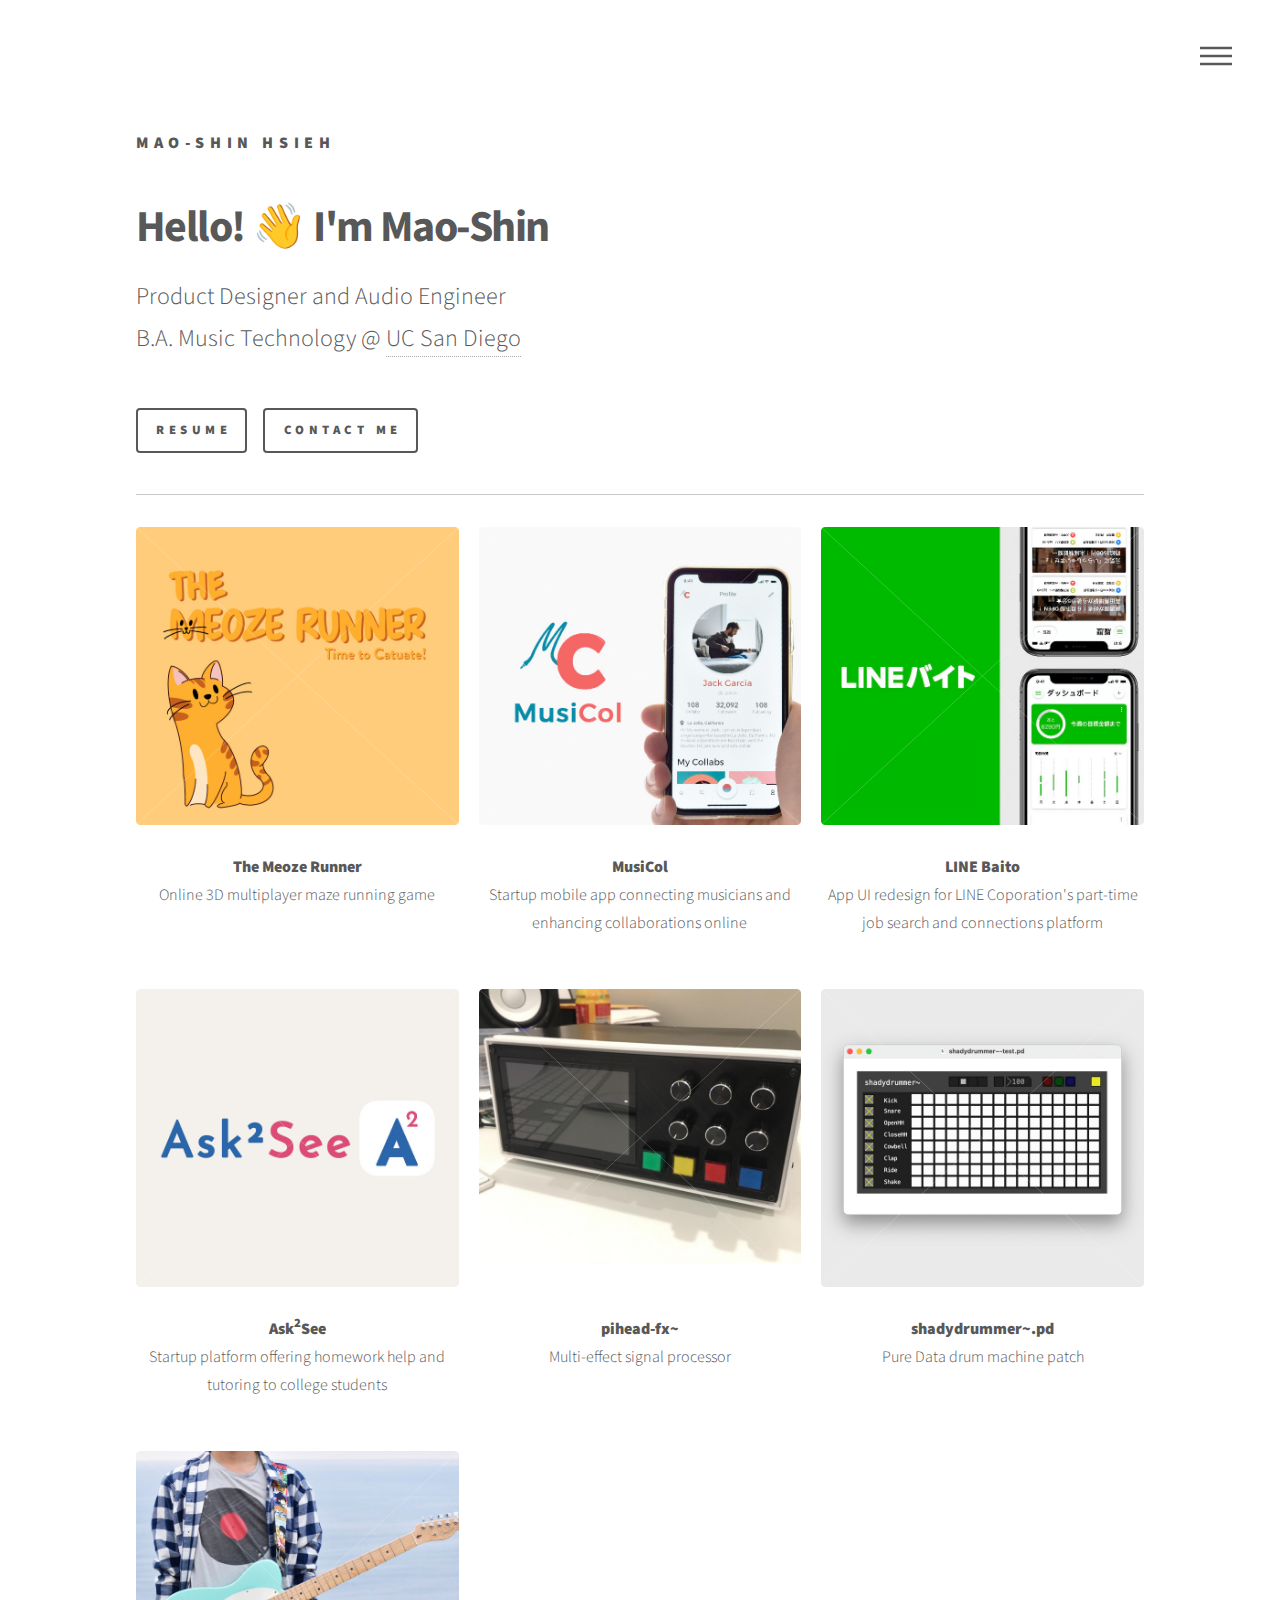
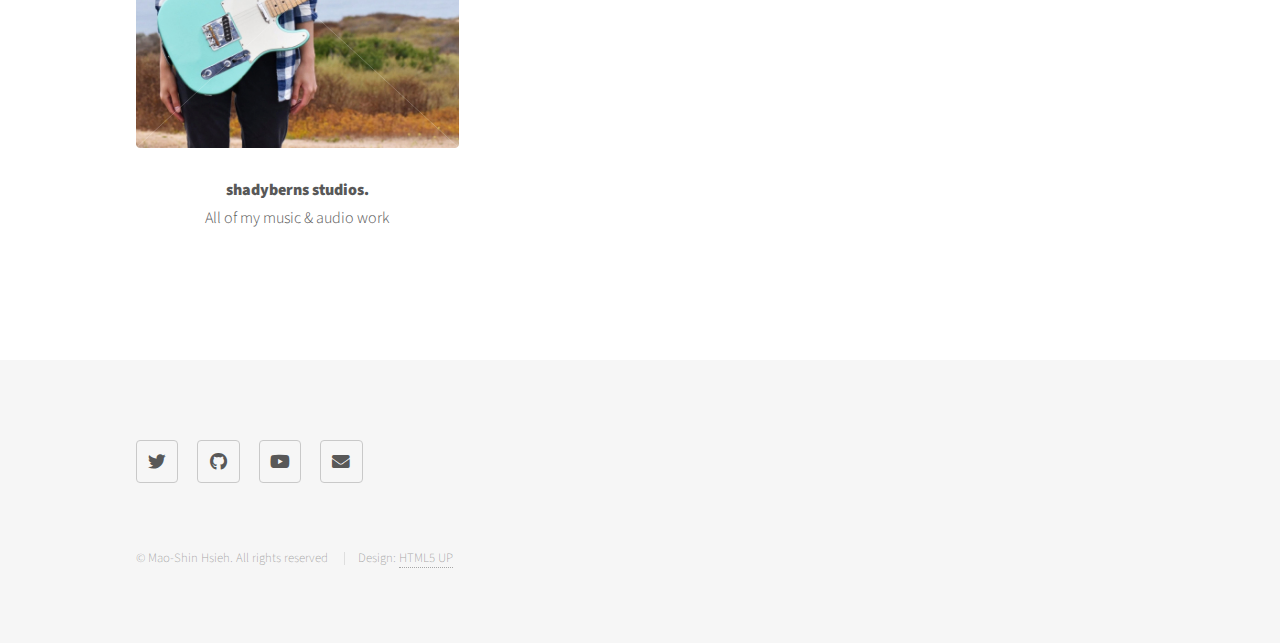
<file: index2.html>
<!DOCTYPE HTML>
<html>

<head>
	<title>MAO-SHIN HSIEH</title>
	<meta charset="utf-8" />
	<meta name="viewport" content="width=device-width, initial-scale=1, user-scalable=no" />
	<link rel="stylesheet" href="assets/css/main.css" />
	<noscript>
		<link rel="stylesheet" href="assets/css/noscript.css" />
	</noscript>
</head>

<body class="is-preload">
	<!-- Wrapper -->
	<div id="wrapper">

		<!-- Header -->
		<header id="header">
			<div class="inner">

				<!-- Logo -->
				<a href="index.html" class="logo">
					<span class="title">MAO-SHIN HSIEH</span>
				</a>

				<!-- Nav -->
				<nav>
					<ul>
						<li><a href="#menu">Menu</a></li>
					</ul>
				</nav>

			</div>
		</header>

		<!-- Menu -->
		<nav id="menu">
			<h2>Menu</h2>
			<ul>
				<li><a href="../index.html">Home</a></li>
				<li><a href="#uiux">UI/UX Design Projects</a></li>
				<li><a href="#audio">Music & Audio Projects</a></li>
				<li><a href="https://www.shadyberns.com">shadyberns studios.</a></li>
			</ul>
		</nav>

		<!-- Main -->
		<div id="main">
			<div class="inner">
				<header>
					<h1>Hello! 👋 I'm Mao-Shin</h1>
					<p style="font-size: x-large">Product Designer and Audio Engineer<br>
						B.A. Music Technology @ <a href="https://www.ucsd.edu">UC San Diego</a><br>
					</p>

					<ul class="actions">
						<li><a href="https://bit.ly/3qwegne" class="button primaryicon solid">RESUME</a></li>
						<li><a href="mailto:mahsieh@ucsd.edu" class="button icon solid">CONTACT ME</a></li>
					</ul>
				</header>
				<hr />


				<section class="tiles">
					<article class="style8">
						<span class="image">
							<img src="images/s_meoze_cover.jpg" alt="" />
						</span>
						<a href="https://cse125.ucsd.edu/2022/cse125g4/blog/">
							<h2></h2>
							<div class="content">
								<p></p>
							</div>
						</a>
						<br>
						<p style="text-align: center"><b>The Meoze Runner</b><br>Online 3D multiplayer maze running game</p>
					</article>
					<article class="style8">
						<span class="image">
							<img src="images/s_musicol_cover1.jpg" alt="" />
						</span>
						<a href="projects/musicol.html">
							<h2></h2>
							<div class="content">
								<p></p>
							</div>
						</a>
						<br>
						<p style="text-align: center"><b>MusiCol</b><br>Startup mobile app connecting musicians and
							enhancing collaborations online</p>
					</article>
					<article class="style8">
						<span class="image">
							<img src="images/s_linebaito_cover.jpg" alt="" />
						</span>
						<!--a href="projects/linebaito.html"-->
						<a href="https://bit.ly/3wyknev">
							<h2></h2>
							<div class="content">
								<p></p>
							</div>
						</a>
						<br>
						<p style="text-align: center"><b>LINE Baito</b><br>
							App UI redesign for LINE Coporation's part-time job search and connections platform</p>
					</article>
					<article class="style8">
						<span class="image">
							<img src="images/s_ask2see_cover.jpg" alt="" />
						</span>
						<!--a href="projects/ask2see.html"-->
						<a href="https://bit.ly/3utl9H1">
							<h2></h2>
							<div class="content">
								<p></p>
							</div>
						</a>
						<br>
						<p style="text-align: center"><b>Ask<sup>2</sup>See</b><br>Startup platform offering homework
							help and tutoring to college students</p>



					</article>
					<article class="style8">
						<span class="image">
							<img src="images/s_pihead_cover.jpg" alt="" />
						</span>
						<a href="projects/pihead-fx.html">
							<h2></h2>
							<div class="content">
								<p></p>
							</div>
						</a>
						<br>
						<p style="text-align: center"><b>pihead-fx~</b><br>Multi-effect signal processor</p>
					</article>
					<article class="style8">
						<span class="image">
							<img src="images/s_shadydrummer_cover_dark.jpg" alt="" />
						</span>
						<a href="projects/shadydrummer.html">
							<h2></h2>
							<div class="content">
								<p></p>
							</div>
						</a>
						<br>
						<p style="text-align: center"><b>shadydrummer~.pd</b><br>Pure Data drum machine patch</p>
					</article>
					<article class="style8">
						<span class="image">
							<img src="images/s_shadyberns_cover2.jpg" alt="" />
						</span>
						<a href="https://www.shadyberns.com">
							<h2></h2>
							<div class="content">
								<p></p>
							</div>
						</a>
						<br>
						<p style="text-align: center"><b>shadyberns studios.</b><br>All of my music & audio work</p>
					</article>

				</section>
			</div>
		</div>

		<!-- Footer -->
		<footer id="footer">
			<div class="inner">

				<section>
					<ul class="icons">
						<li><a href="https://twitter.com/shadyberns" class="icon brands style2 fa-twitter"><span
									class="label">Twitter</span></a></li>
						<li><a href="https://github.com/shadyberns" class="icon brands style2 fa-github"><span
									class="label">GitHub</span></a></li>
						<li><a href="https://www.youtube.com/c/shadyberns" class="icon brands style2 fa-youtube"><span
									class="label">YouTube</span></a></li>
						<li><a href="mailto:mahsieh@ucsd.edu" class="icon solid style2 fa-envelope"><span
									class="label">Email</span></a></li>
					</ul>
				</section>
				<ul class="copyright">
					<li>&copy; Mao-Shin Hsieh. All rights reserved</li>
					<li>Design: <a href="http://html5up.net">HTML5 UP</a></li>
				</ul>
			</div>
		</footer>

	</div>

	<!-- Scripts -->
	<script src="assets/js/jquery.min.js"></script>
	<script src="assets/js/browser.min.js"></script>
	<script src="assets/js/breakpoints.min.js"></script>
	<script src="assets/js/util.js"></script>
	<script src="assets/js/main.js"></script>

</body>

</html>
</file>
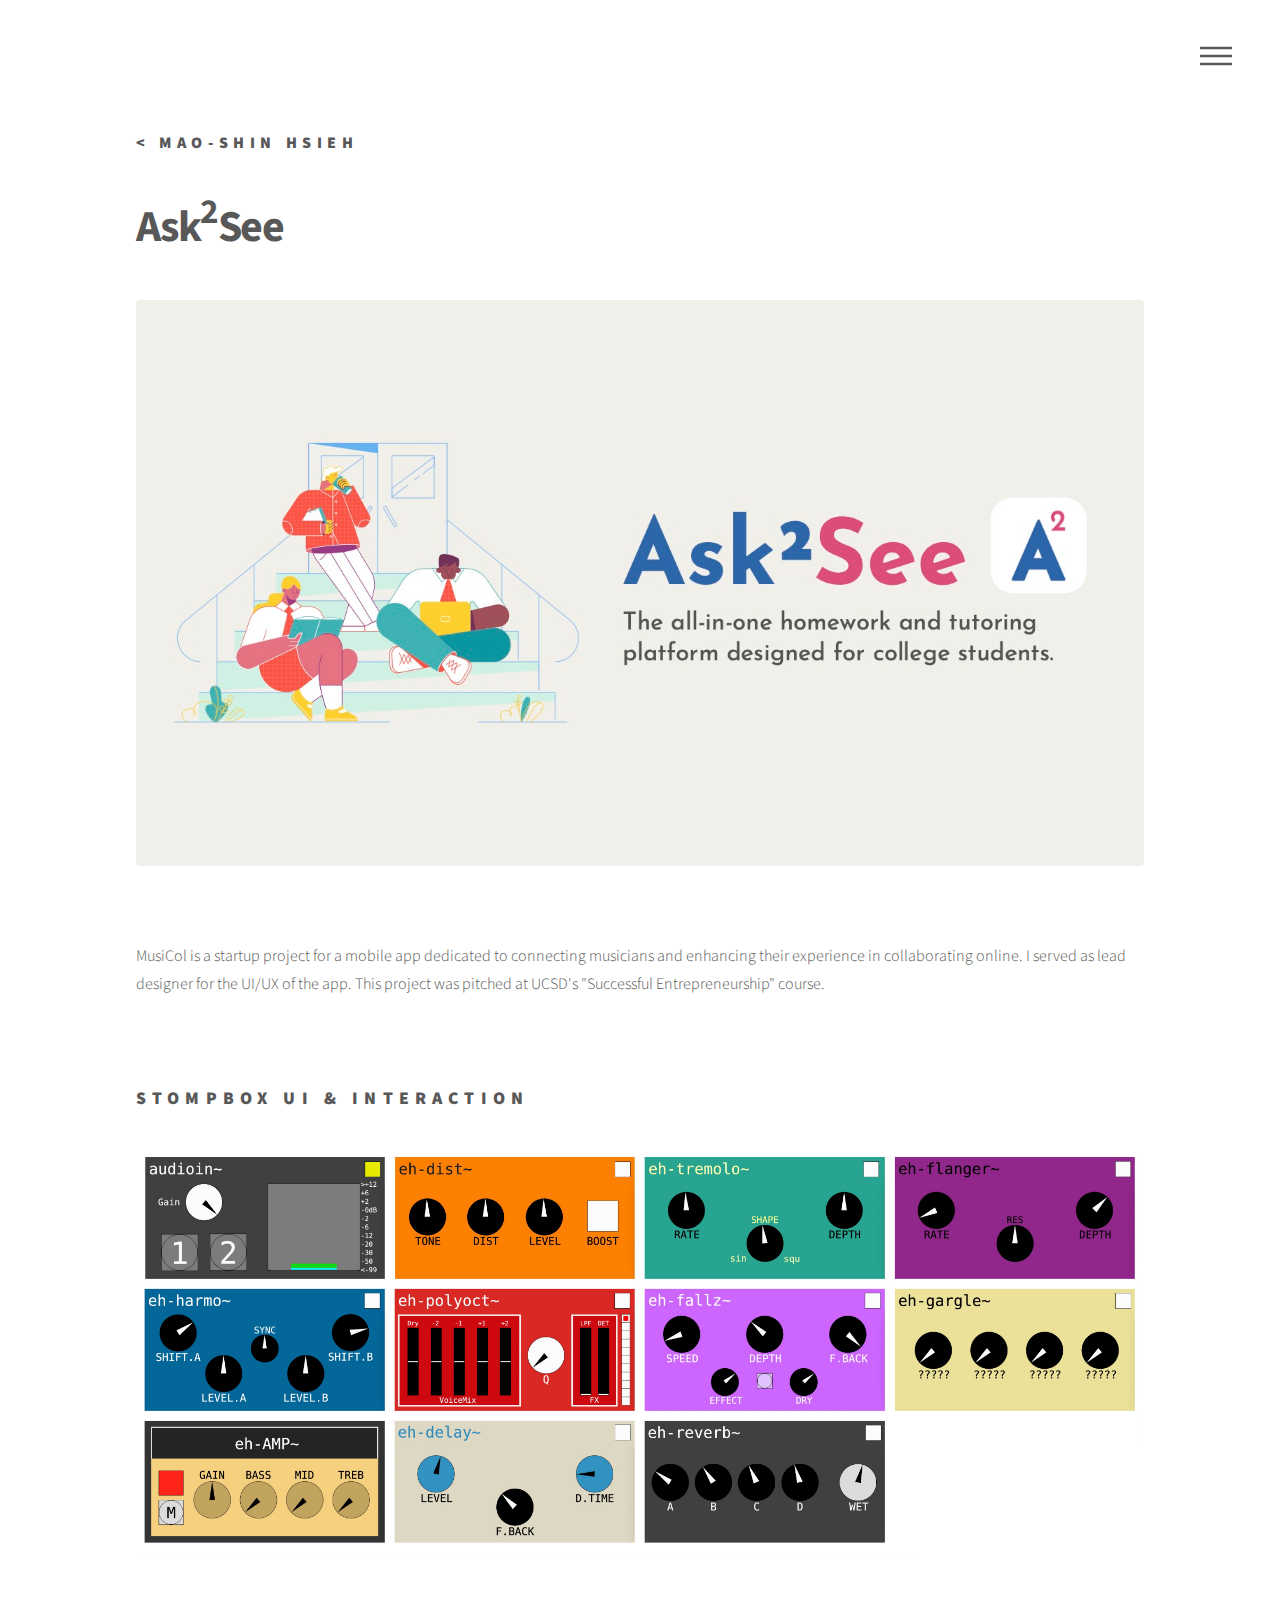
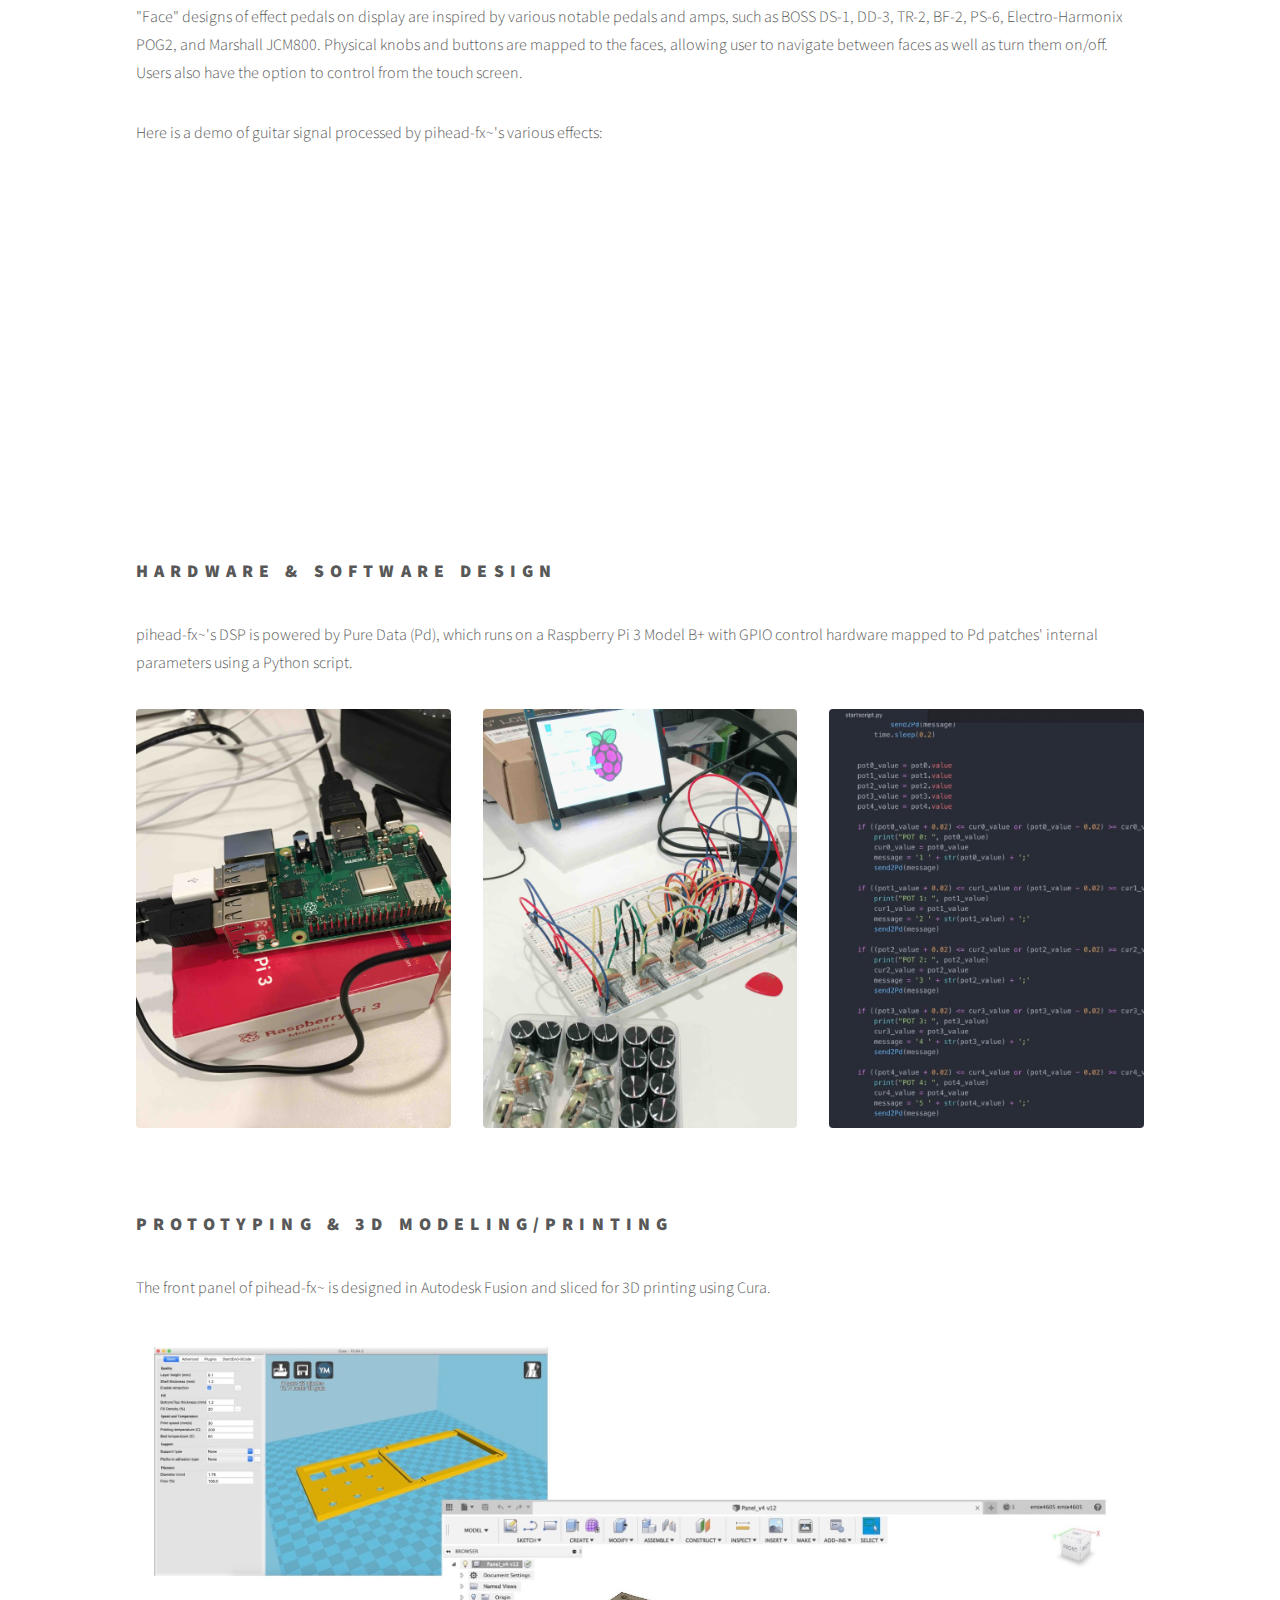
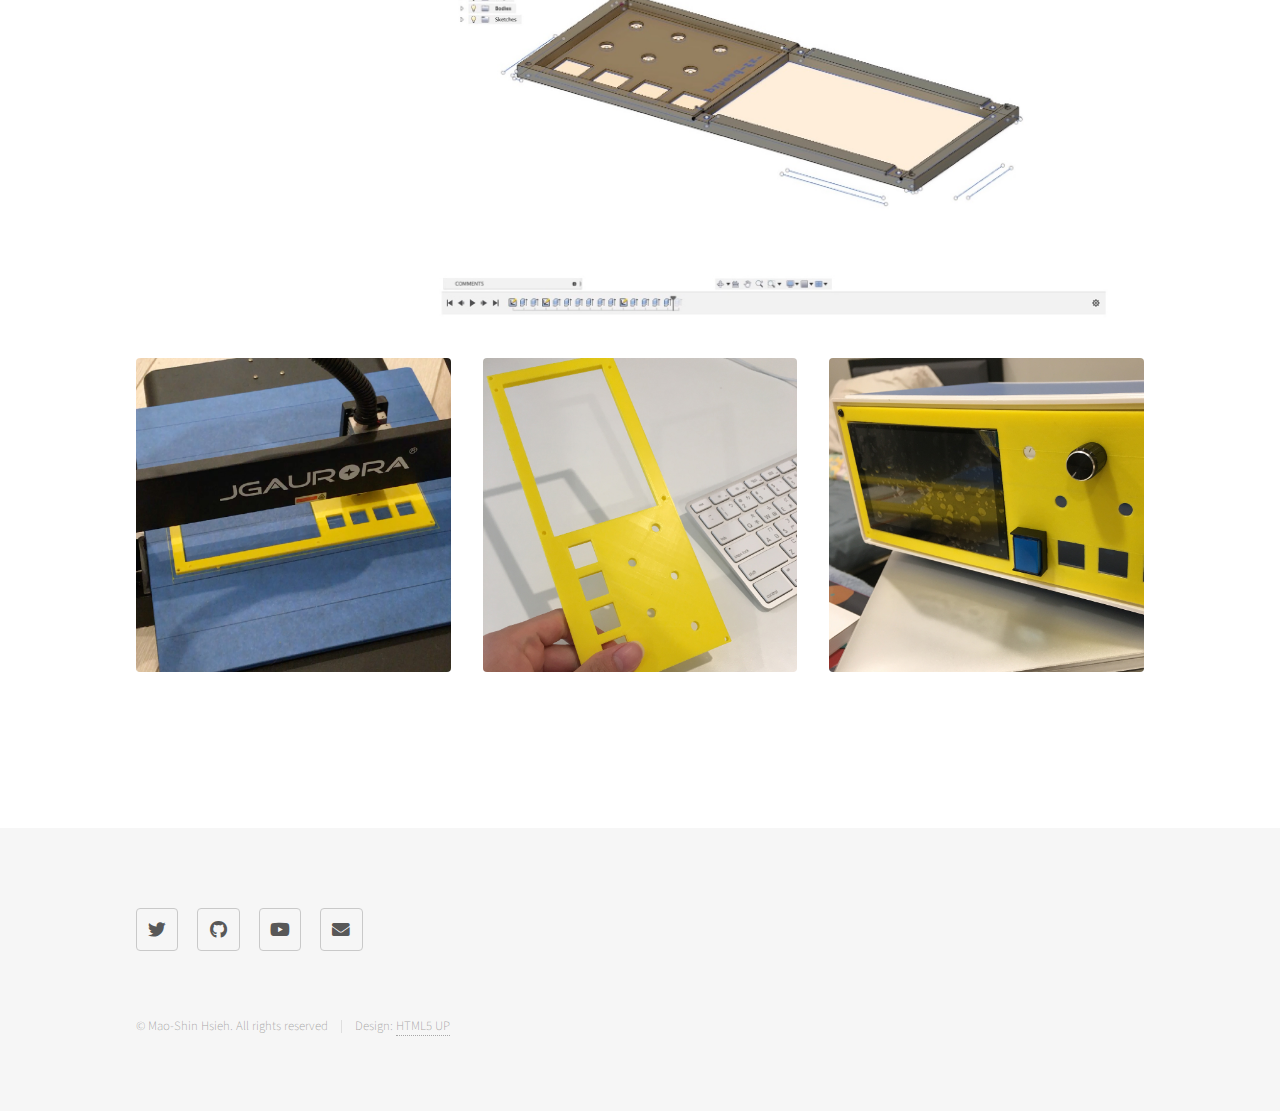
<file: projects/ask2see.html>
<!DOCTYPE HTML>
<html>
	<head>
		<title>Ask²See | Mao-Shin Hsieh</title>
		<meta charset="utf-8" />
		<meta name="viewport" content="width=device-width, initial-scale=1, user-scalable=no" />
		<link rel="stylesheet" href="../assets/css/main.css" />
		<noscript><link rel="stylesheet" href="../assets/css/noscript.css" /></noscript>
	</head>
	<body class="is-preload">
		<!-- Wrapper -->
			<div id="wrapper">

				<!-- Header -->
					<header id="header">
						<div class="inner">

							<!-- Logo -->
								<a href="../index.html" class="logo">
									<span class="title">< MAO-SHIN HSIEH</span>
								</a>

							<!-- Nav -->
								<nav>
									<ul>
										<li><a href="#menu">Menu</a></li>
									</ul>
								</nav>

						</div>
					</header>

				<!-- Menu -->
					<nav id="menu">
						<h2>Menu</h2>
						<ul>
							<li><a href="../index.html">Home</a></li>
							<li><a href="../index.html#uiux">UI/UX Design Projects</a></li>
							<li><a href="../index.html#audio">Music & Audio Projects</a></li>
							<li><a href="https://www.shadyberns.com">shadyberns studios.</a></li>
						</ul>
					</nav>

				<!-- Main -->
					<div id="main">
						<div class="inner">
							<h1>Ask<sup>2</sup>See</h1>
							<span class="image main"><img src="../images/ask2see_cover.jpg" alt="" /></span>
                            <br>
                            <p>MusiCol is a startup project for a mobile app dedicated to connecting musicians and enhancing their experience in collaborating online. 
                                I served as lead designer for the UI/UX of the app. This project was pitched at UCSD's "Successful Entrepreneurship" course.</p>
                                
                                <br><br>
                                <h2>STOMPBOX UI & interaction</h2>
                                <span class="image main"><img src="../images/pihead-fx_faces.jpg" alt="" /></span>
                                <p>"Face" designs of effect pedals on display are inspired by various notable pedals and amps, such as BOSS DS-1, DD-3, TR-2, BF-2, PS-6, Electro-Harmonix POG2, and Marshall JCM800.
                                    Physical knobs and buttons are mapped to the faces, allowing user to navigate between faces as well as turn them on/off. Users also have the option to control from the touch screen.
                                </p>
                                <p>Here is a demo of guitar signal processed by pihead-fx~'s various effects:</p>
                                <div class="container"><iframe class="responsive-iframe" width="560" height="315" src="https://www.youtube.com/embed/NxdBVFluPSU" title="YouTube video player" frameborder="0" allow="accelerometer; autoplay; clipboard-write; encrypted-media; gyroscope; picture-in-picture" allowfullscreen></iframe></div>
                                <br><br>
                                <h2>HARDWARE & SOFTWARE Design</h2>
                                <p>pihead-fx~'s DSP is powered by Pure Data (Pd), which runs on a Raspberry Pi 3 Model B+ with GPIO control hardware mapped to Pd patches' internal parameters using a Python script.</p>
                                <div class="box alt">
                                    <div class="row gtr-uniform">
                                        <div class="col-4"><span class="image fit"><img src="../images/pihead-fx_pi.jpg" alt="" /></span></div>
                                        <div class="col-4"><span class="image fit"><img src="../images/pihead-fx_circuit.jpg" alt="" /></span></div>
                                        <div class="col-4"><span class="image fit"><img src="../images/pihead-fx_python.jpg" alt="" /></span></div>
                                    </div>

                                    <br><br><br>
                                    <h2>Prototyping & 3D Modeling/Printing</h2>
                                    <p>The front panel of pihead-fx~ is designed in Autodesk Fusion and sliced for 3D printing using Cura.</p>
                                <div class="row gtr-uniform">
                                    <div class="col-12"><span class="image fit"><img src="../images/pihead-fx_3D.jpg" alt="" /></span></div>
                                    <div class="col-4"><span class="image fit"><img src="../images/pihead-fx_print1.jpg" alt="" /></span></div>
                                    <div class="col-4"><span class="image fit"><img src="../images/pihead-fx_print2.jpg" alt="" /></span></div>
                                    <div class="col-4"><span class="image fit"><img src="../images/pihead-fx_print3.jpg" alt="" /></span></div>
                                </div>
                                <br>
                                </div>
                                
                            </div>
					</div>

				<!-- Footer -->
				<footer id="footer">
					<div class="inner">

						<section>
							<ul class="icons">
								<li><a href="https://twitter.com/shadyberns" class="icon brands style2 fa-twitter"><span class="label">Twitter</span></a></li>
								<li><a href="https://github.com/shadyberns" class="icon brands style2 fa-github"><span class="label">GitHub</span></a></li>
								<li><a href="https://www.youtube.com/c/shadyberns" class="icon brands style2 fa-youtube"><span class="label">YouTube</span></a></li>
								<li><a href="mailto:mahsieh@ucsd.edu" class="icon solid style2 fa-envelope"><span class="label">Email</span></a></li>
							</ul>
						</section>
						<ul class="copyright">
							<li>&copy; Mao-Shin Hsieh. All rights reserved</li><li>Design: <a href="http://html5up.net">HTML5 UP</a></li>
						</ul>
					</div>
				</footer>

			</div>

		<!-- Scripts -->
			<script src="../assets/js/jquery.min.js"></script>
			<script src="../assets/js/browser.min.js"></script>
			<script src="../assets/js/breakpoints.min.js"></script>
			<script src="../assets/js/util.js"></script>
			<script src="../assets/js/main.js"></script>

	</body>
</html>
</file>
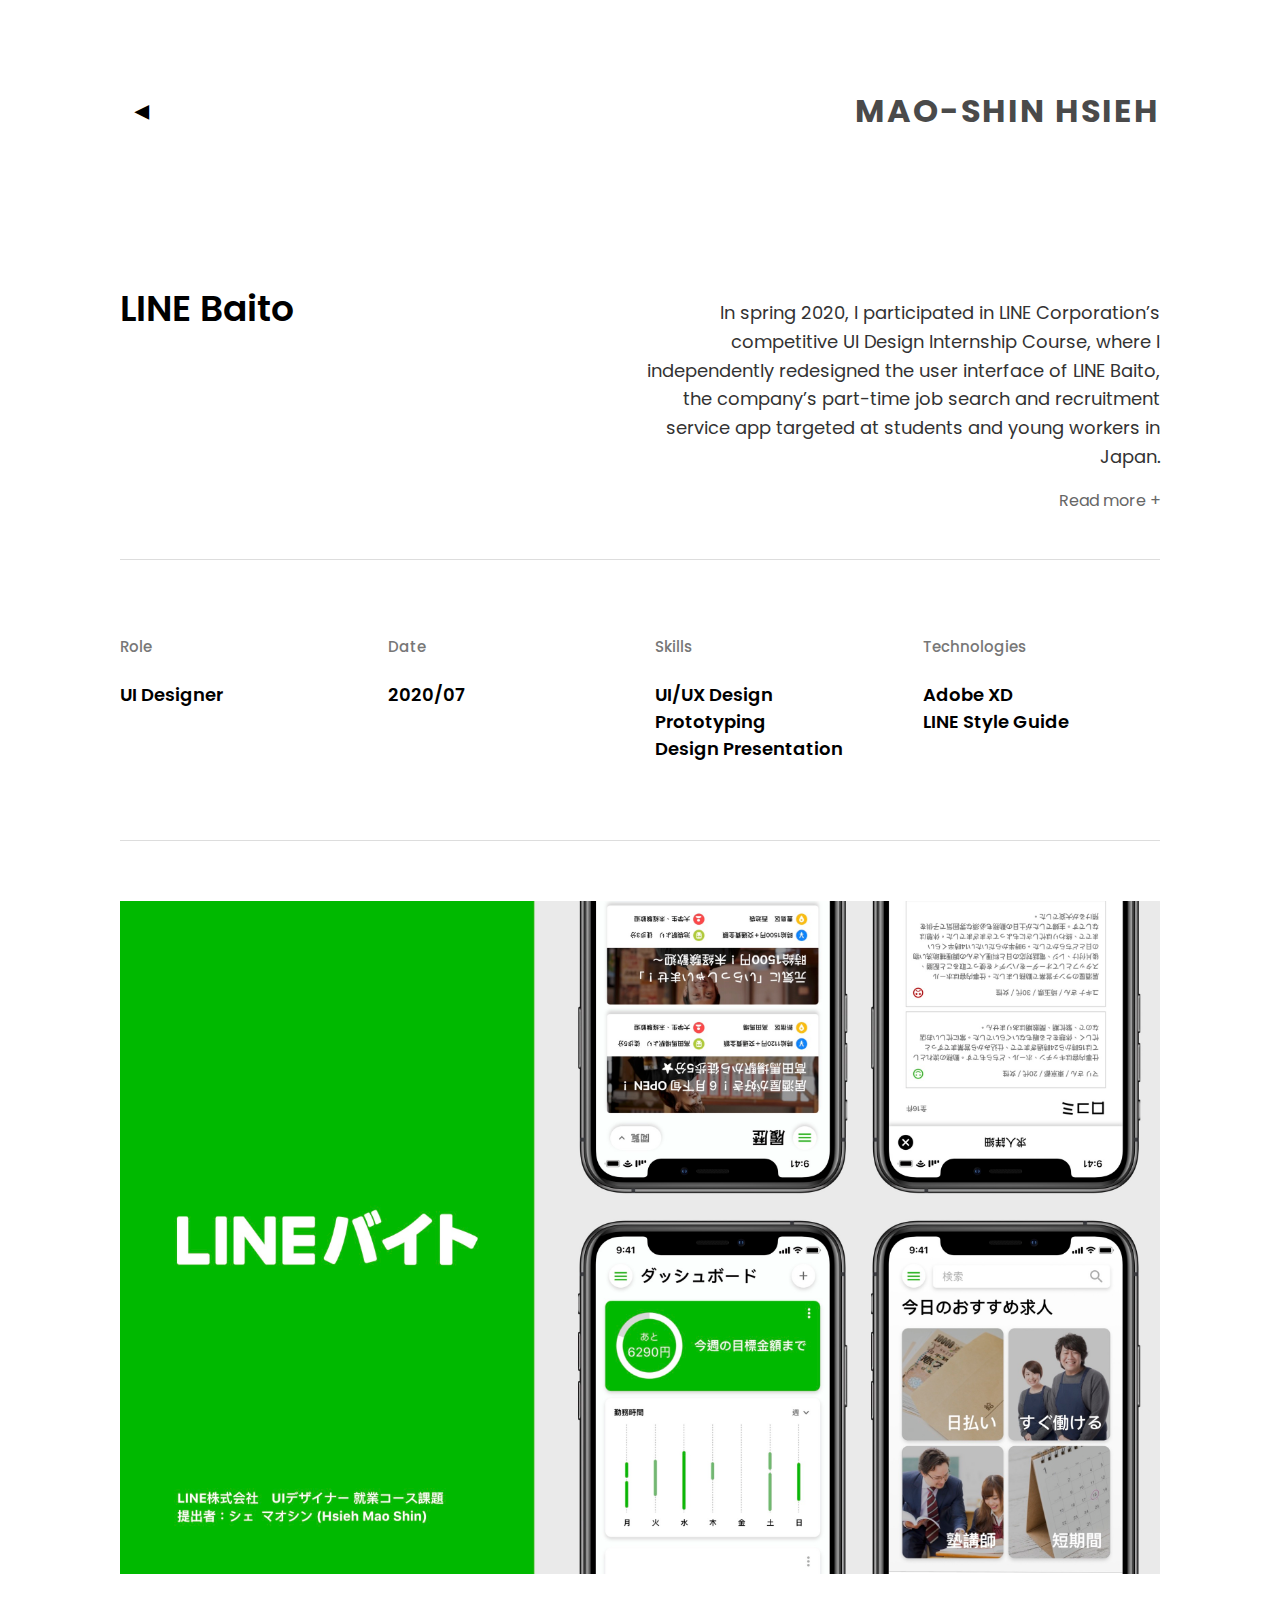
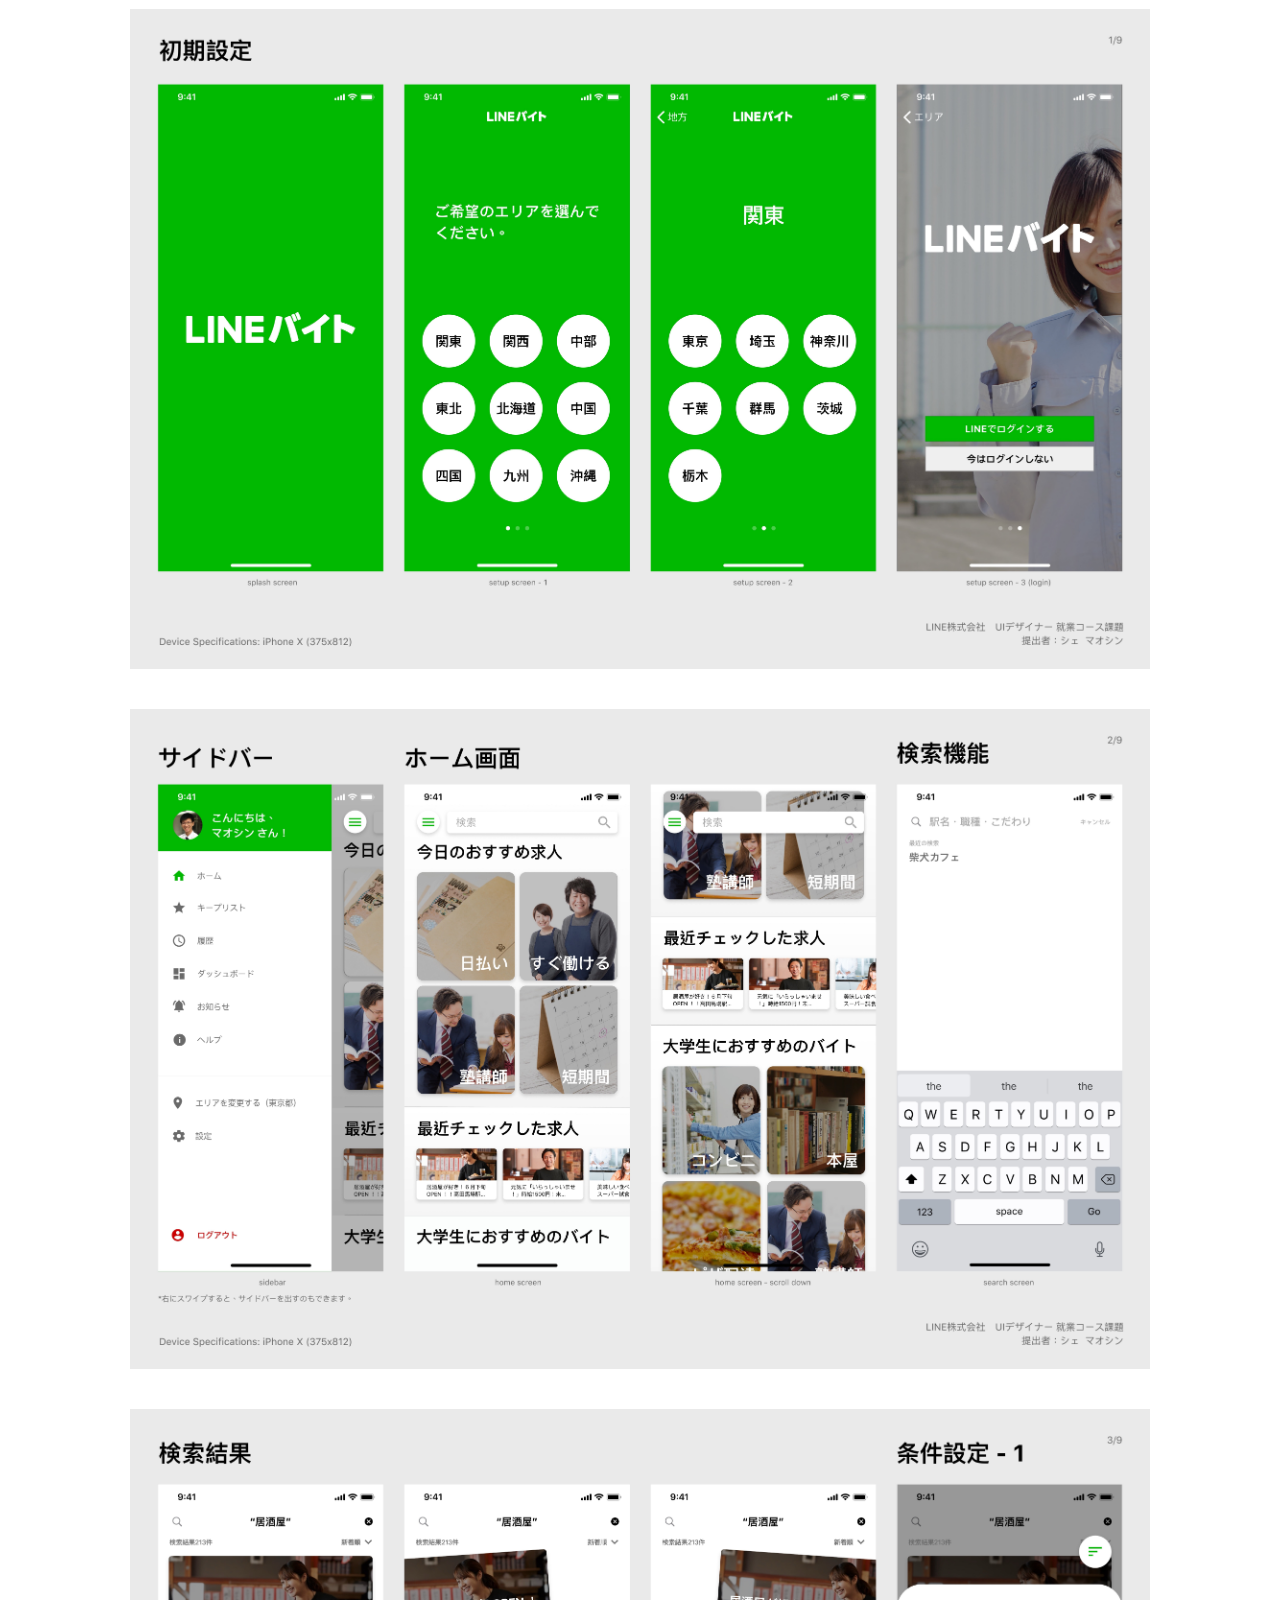
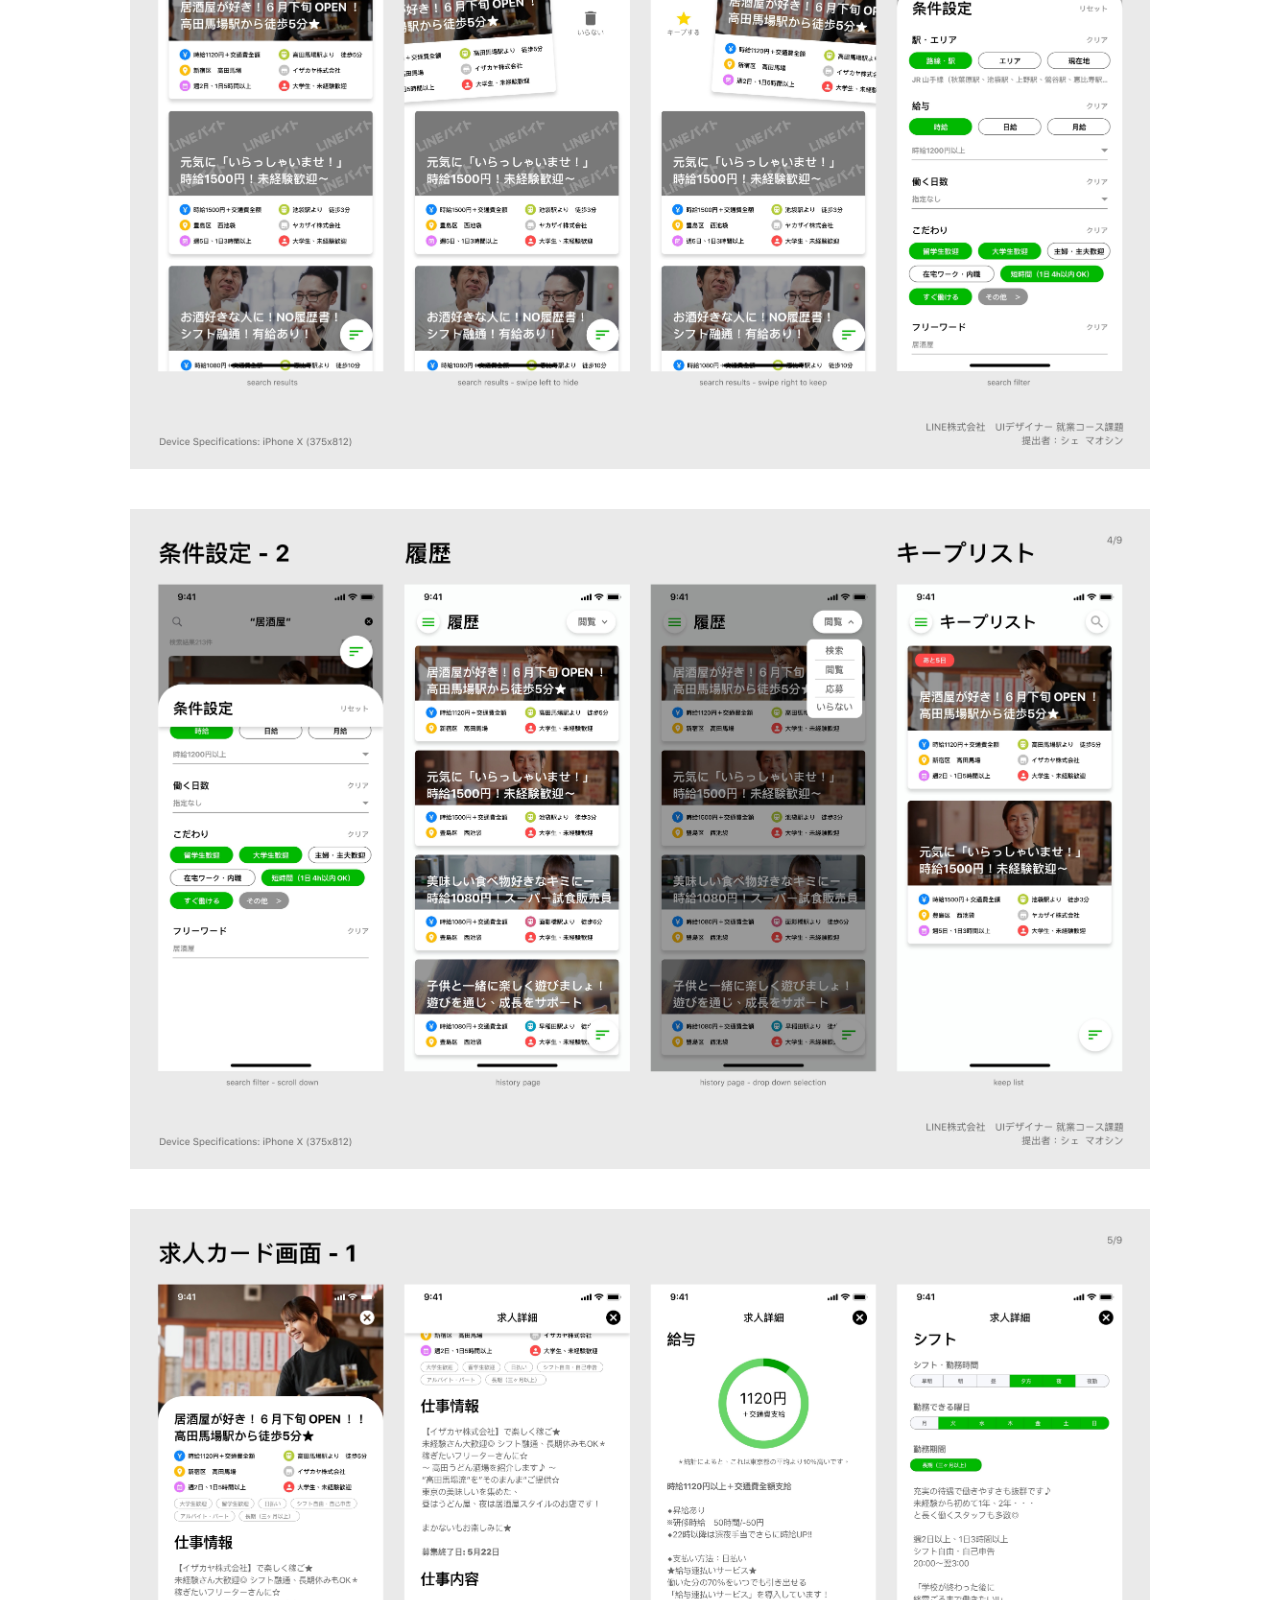
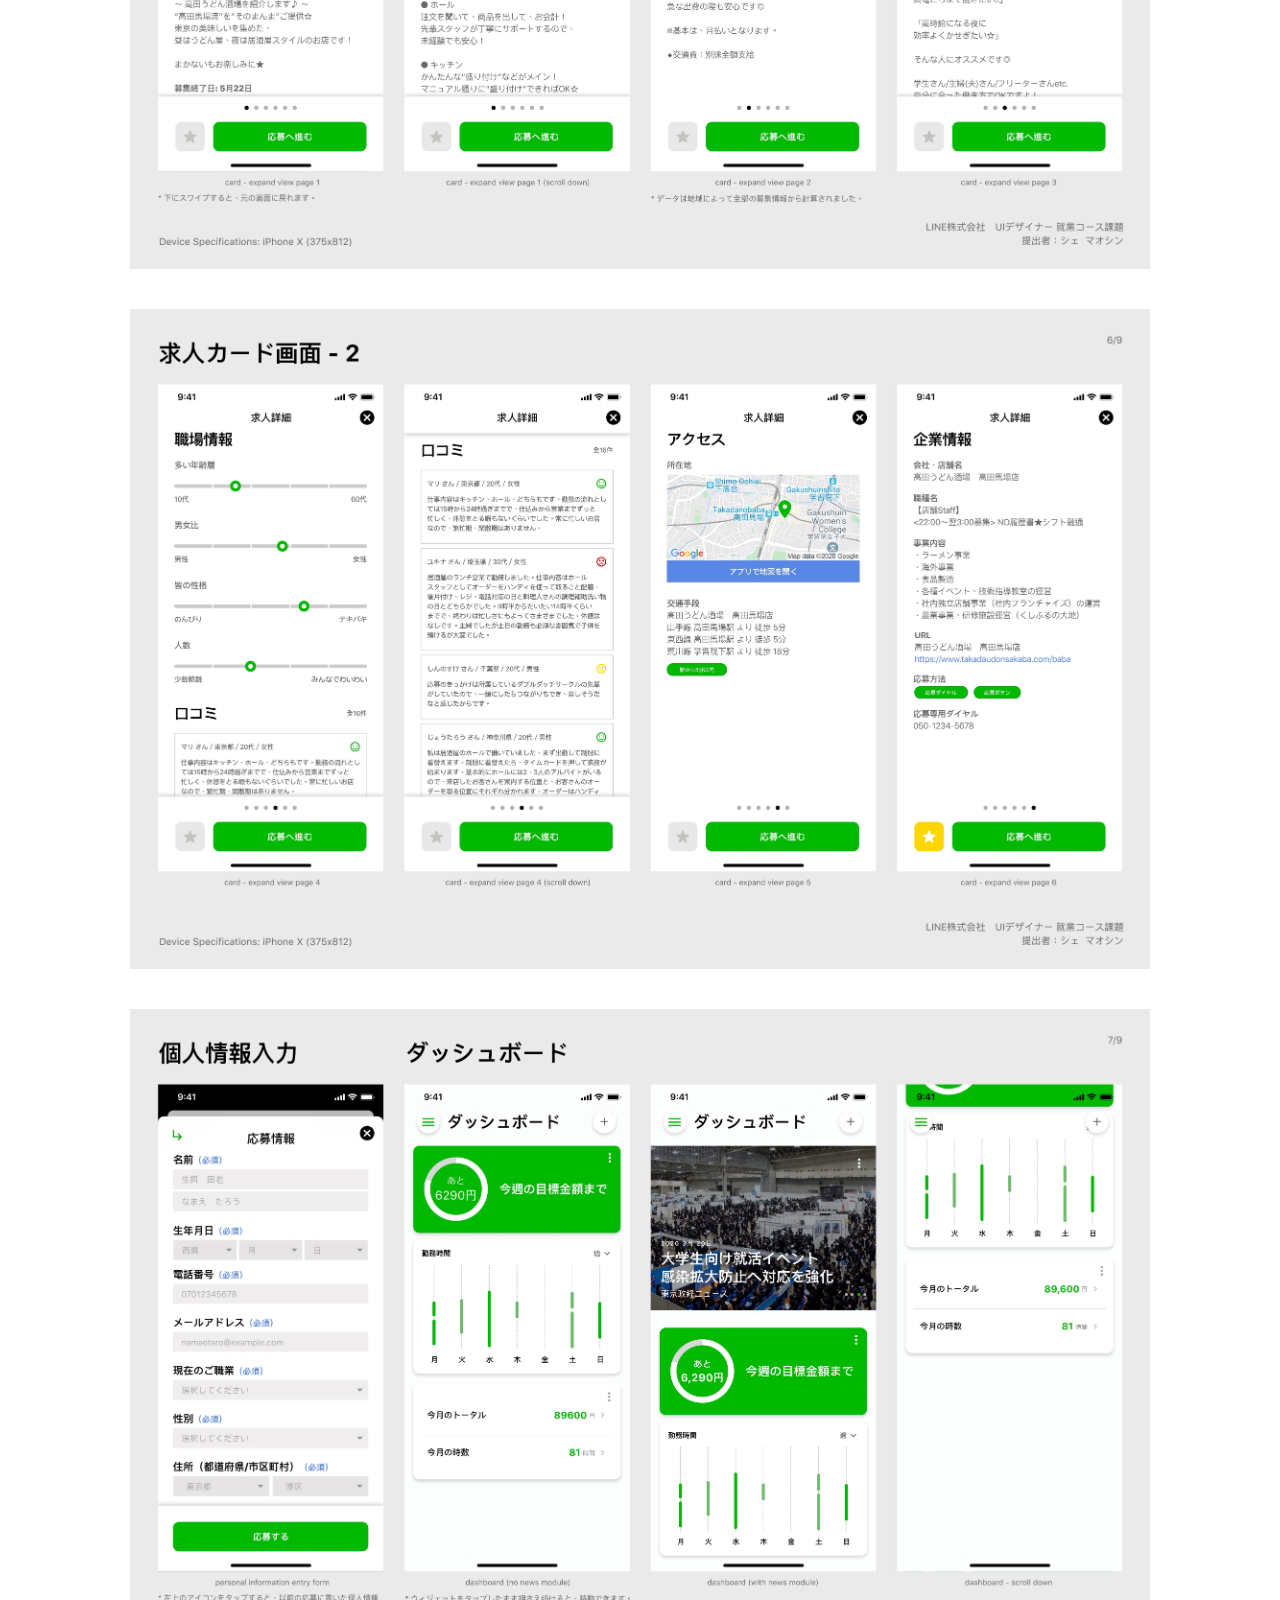
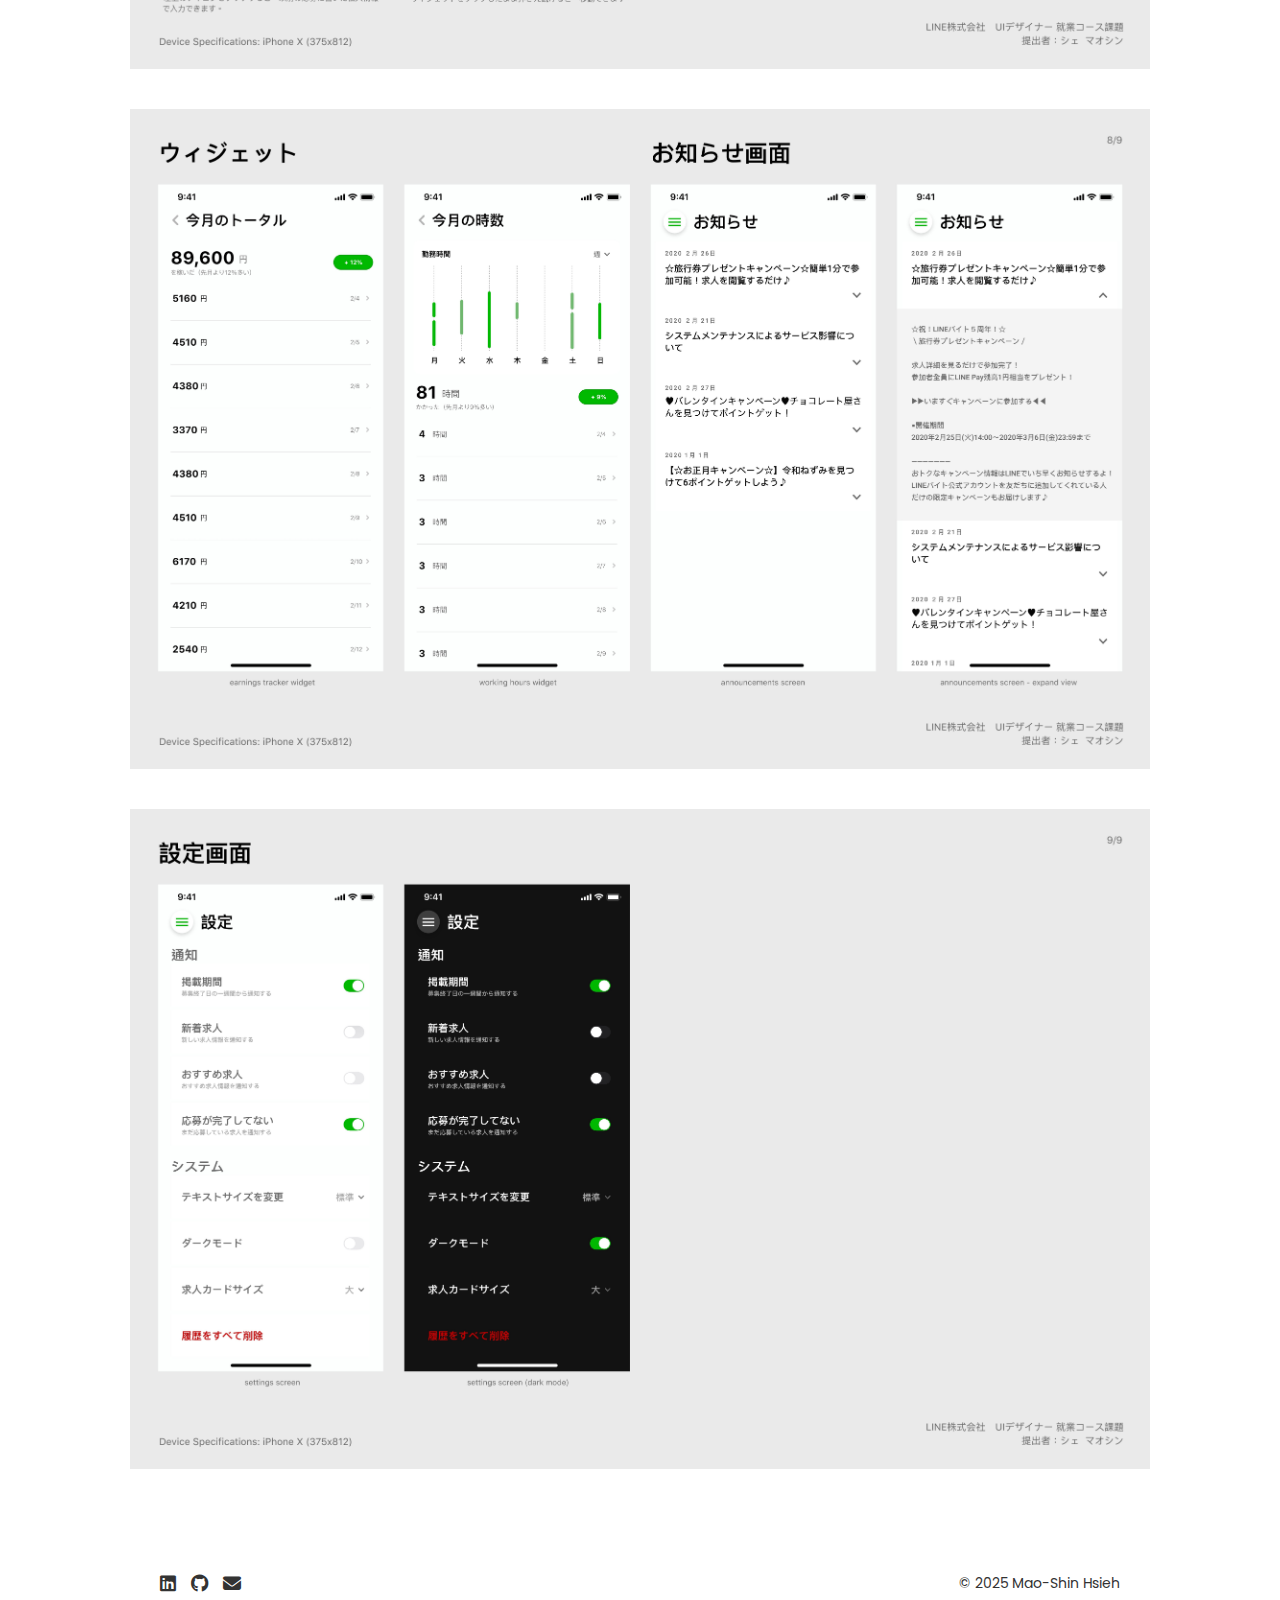
<file: projects/linebaito.html>
<!DOCTYPE html>
<html lang="en">

<head>
    <meta charset="UTF-8" />
    <meta name="viewport" content="width=device-width, initial-scale=1.0" />
    <title>LINE Baito | Portfolio</title>

    <!-- Fonts and Styles -->
    <link href="https://fonts.googleapis.com/css2?family=Poppins:wght@300;400;600&display=swap" rel="stylesheet" />
    <link rel="stylesheet" href="../style.css" />
    <link rel="stylesheet" href="https://cdnjs.cloudflare.com/ajax/libs/font-awesome/6.4.2/css/all.min.css" />

    <!-- Read More Toggle -->
    <script>
        function toggleReadMore() {
            const moreText = document.getElementById("more-text");
            const readMoreBtn = document.getElementById("read-more-btn");

            if (moreText.style.display === "none" || moreText.style.display === "") {
                moreText.style.display = "block";
                readMoreBtn.innerText = "Read less -";
            } else {
                moreText.style.display = "none";
                readMoreBtn.innerText = "Read more +";
            }
        }
    </script>
</head>

<body>

    <!-- 🔙 Back Button + Header -->
    <header>
        <a href="../index.html" class="back-button">◀</a>
        <h2 class="name">MAO-SHIN HSIEH</h2>
    </header>

    <!-- 🧠 Project Metadata: Title + Description -->
    <section class="project-intro">
        <div class="title-container">
            <h1 class="project-title">LINE Baito</h1>
        </div>
        <div class="description-container">
            <p class="project-description">
                In spring 2020, I participated in LINE Corporation’s competitive UI Design Internship Course, where I
                independently redesigned the user interface of LINE Baito, the company’s part-time job search and
                recruitment service app targeted at students and young workers in Japan.
            </p>
            <p id="more-text" class="project-description" style="display: none;">
                I redesigned the UI for LINE Baito with a focus on usability, visual hierarchy, and mobile-first user
                flow. The redesign covered key features like the job feed, filtering, and application process, aligning
                with LINE’s design system to reduce cognitive load and improve accessibility.<br><br>

                Using Adobe XD, I built a static prototype incorporating real-world use cases, such as job search
                by location and LINE-based applications. I presented the final design to LINE’s product team and
                recruiters, receiving feedback on user flow and integration ideas like LINE Pay and chat-based tracking.
                <br><br>
                This project strengthened my skills in prototyping, stakeholder communication, and applying UX
                principles in a real-world, Japanese tech setting.
            </p>
            <p id="read-more-btn" class="read-more" onclick="toggleReadMore()">Read more +</p>
        </div>
    </section>

    <!-- Divider -->
    <hr class="section-divider" />

    <!-- 🔧 Project Metadata: Role / Tech / Skills -->
    <section class="project-details-grid">
        <div class="detail-item">
            <p class="detail-label">Role</p>
            <p class="detail-content">UI Designer</p>
        </div>
        <div class="detail-item">
            <p class="detail-label">Date</p>
            <p class="detail-content">2020/07</p>
        </div>
        <div class="detail-item">
            <p class="detail-label">Skills</p>
            <p class="detail-content">UI/UX Design<br>Prototyping<br>Design Presentation</p>
        </div>
        <div class="detail-item">
            <p class="detail-label">Technologies</p>
            <p class="detail-content">Adobe XD<br>LINE Style Guide</p>
        </div>
    </section>

    <!-- Divider -->
    <hr class="section-divider" />

    <!-- 🖼️ Cover Image -->
    <section class="project-cover">
        <img src="../images/linebaito_cover.jpg" alt="LINE Baito Project Cover" />
    </section>

<br>
    <section class="story-grid">

        <div class="grid-item full">
          <figure>
            <img src="../images/linebaito_slide2.jpeg" alt="Slide 2">
          </figure>
        </div>
      
        <div class="grid-item full">
          <figure>
            <img src="../images/linebaito_slide3.jpeg" alt="Slide 3">
          </figure>
        </div>
      
        <div class="grid-item full">
          <figure>
            <img src="../images/linebaito_slide4.jpeg" alt="Slide 4">
          </figure>
        </div>
      
        <div class="grid-item full">
          <figure>
            <img src="../images/linebaito_slide5.jpeg" alt="Slide 5">
          </figure>
        </div>
      
        <div class="grid-item full">
          <figure>
            <img src="../images/linebaito_slide6.jpeg" alt="Slide 6">
          </figure>
        </div>
      
        <div class="grid-item full">
          <figure>
            <img src="../images/linebaito_slide7.jpeg" alt="Slide 7">
          </figure>
        </div>
      
        <div class="grid-item full">
          <figure>
            <img src="../images/linebaito_slide8.jpeg" alt="Slide 8">
          </figure>
        </div>
      
        <div class="grid-item full">
          <figure>
            <img src="../images/linebaito_slide9.jpeg" alt="Slide 9">
          </figure>
        </div>
      
        <div class="grid-item full">
          <figure>
            <img src="../images/linebaito_slide10.jpeg" alt="Slide 10">
          </figure>
        </div>
      
      </section>
      


    <!-- Optional Footer -->
    <footer>
        <div class="footer-content">
            <div class="social-links">
                <a href="https://www.linkedin.com/in/mao-shin-h-90546313b/" target="_blank" aria-label="LinkedIn">
                    <i class="fa-brands fa-linkedin"></i>
                </a>
                <a href="https://github.com/yourgithub" target="_blank" aria-label="GitHub">
                    <i class="fa-brands fa-github"></i>
                </a>
                <a href="mailto:your.email@example.com" aria-label="Email">
                    <i class="fa-solid fa-envelope"></i>
                </a>
            </div>
            <p class="footer-text">&copy; 2025 Mao-Shin Hsieh</p>
        </div>
    </footer>

</body>

</html>
</file>
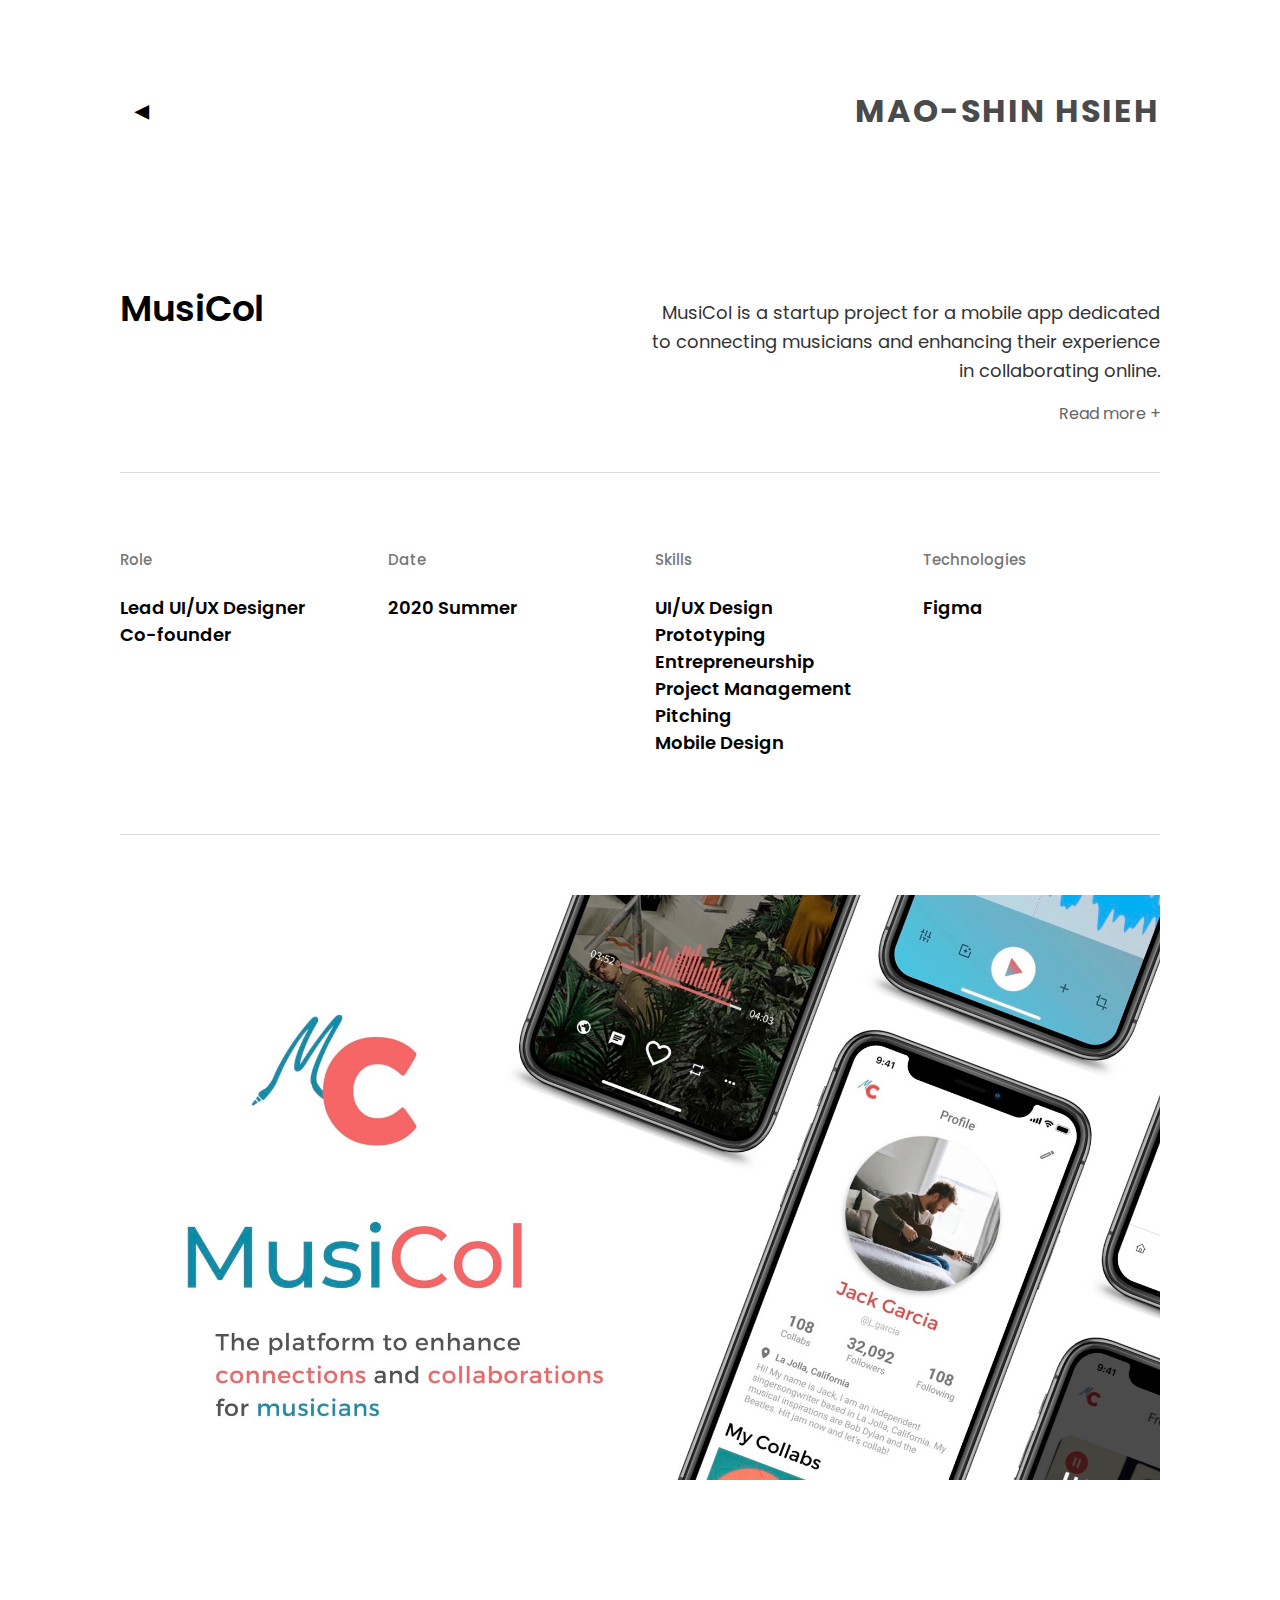
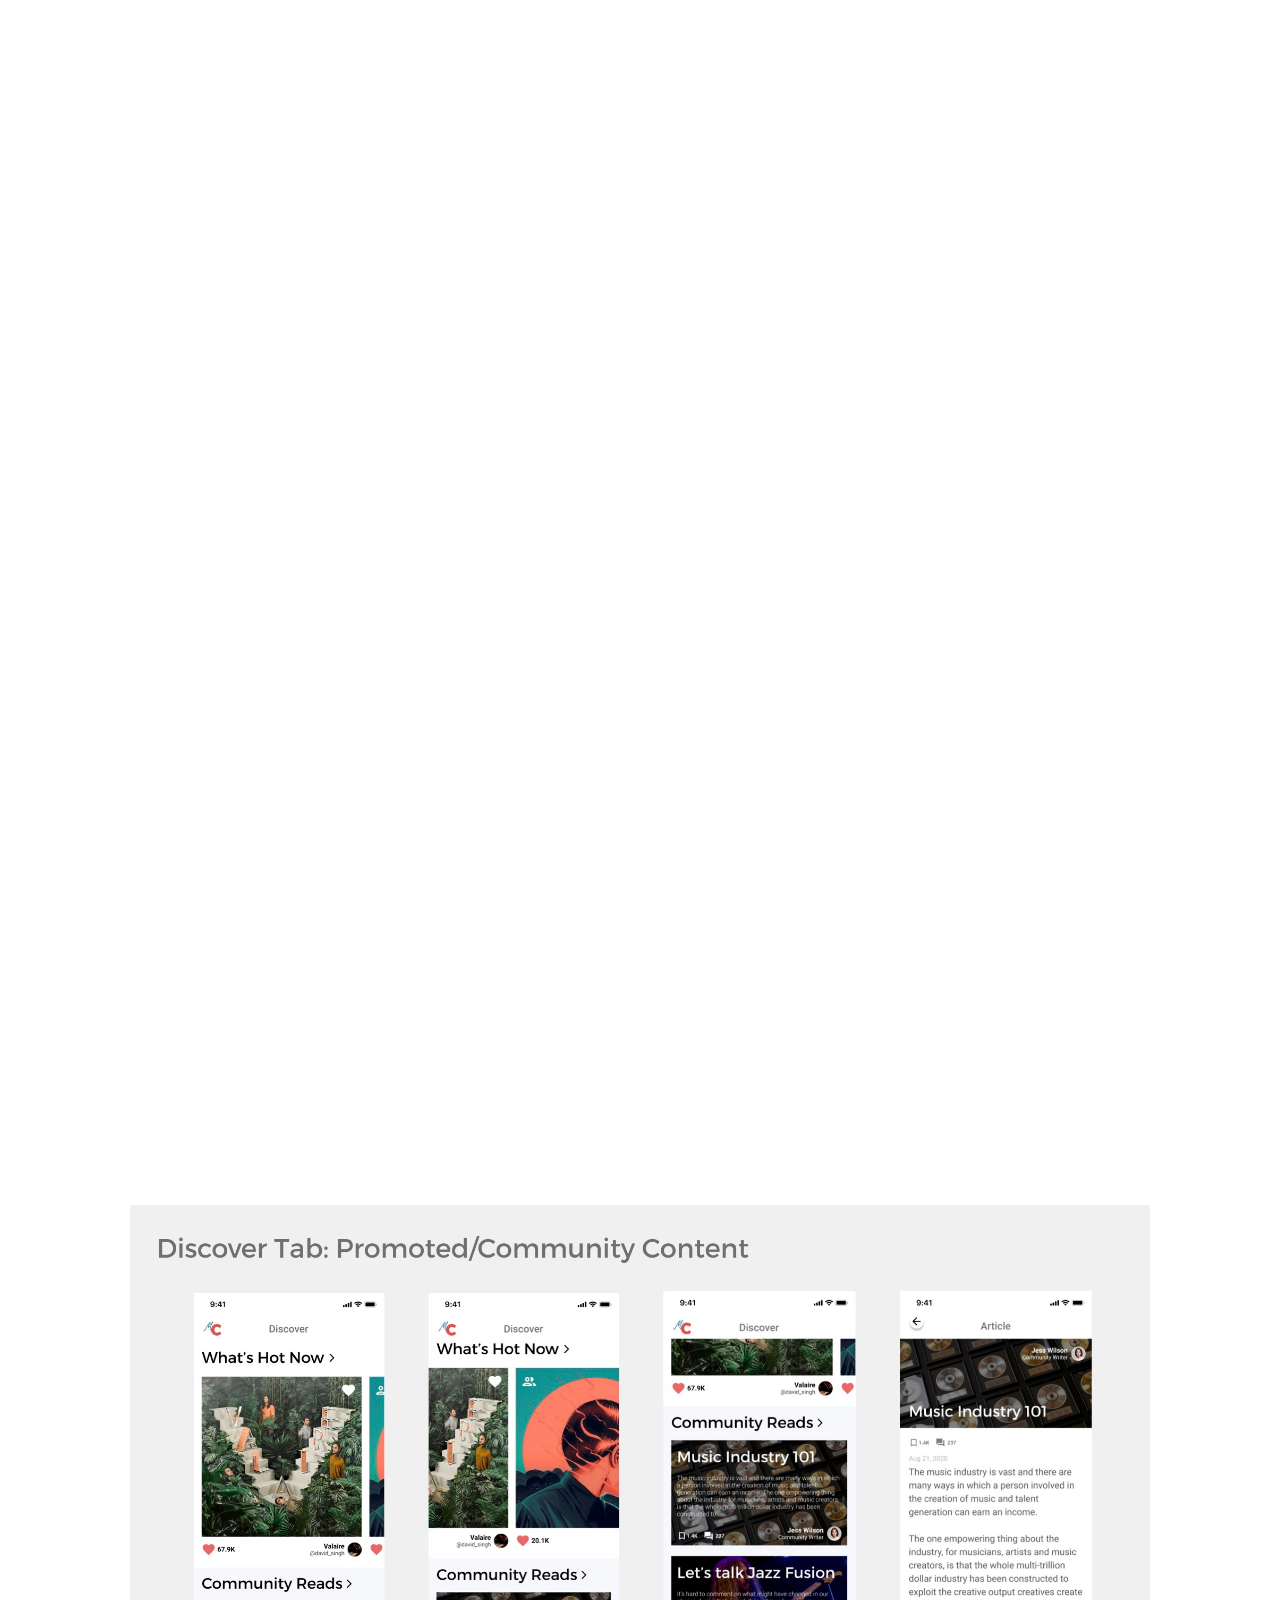
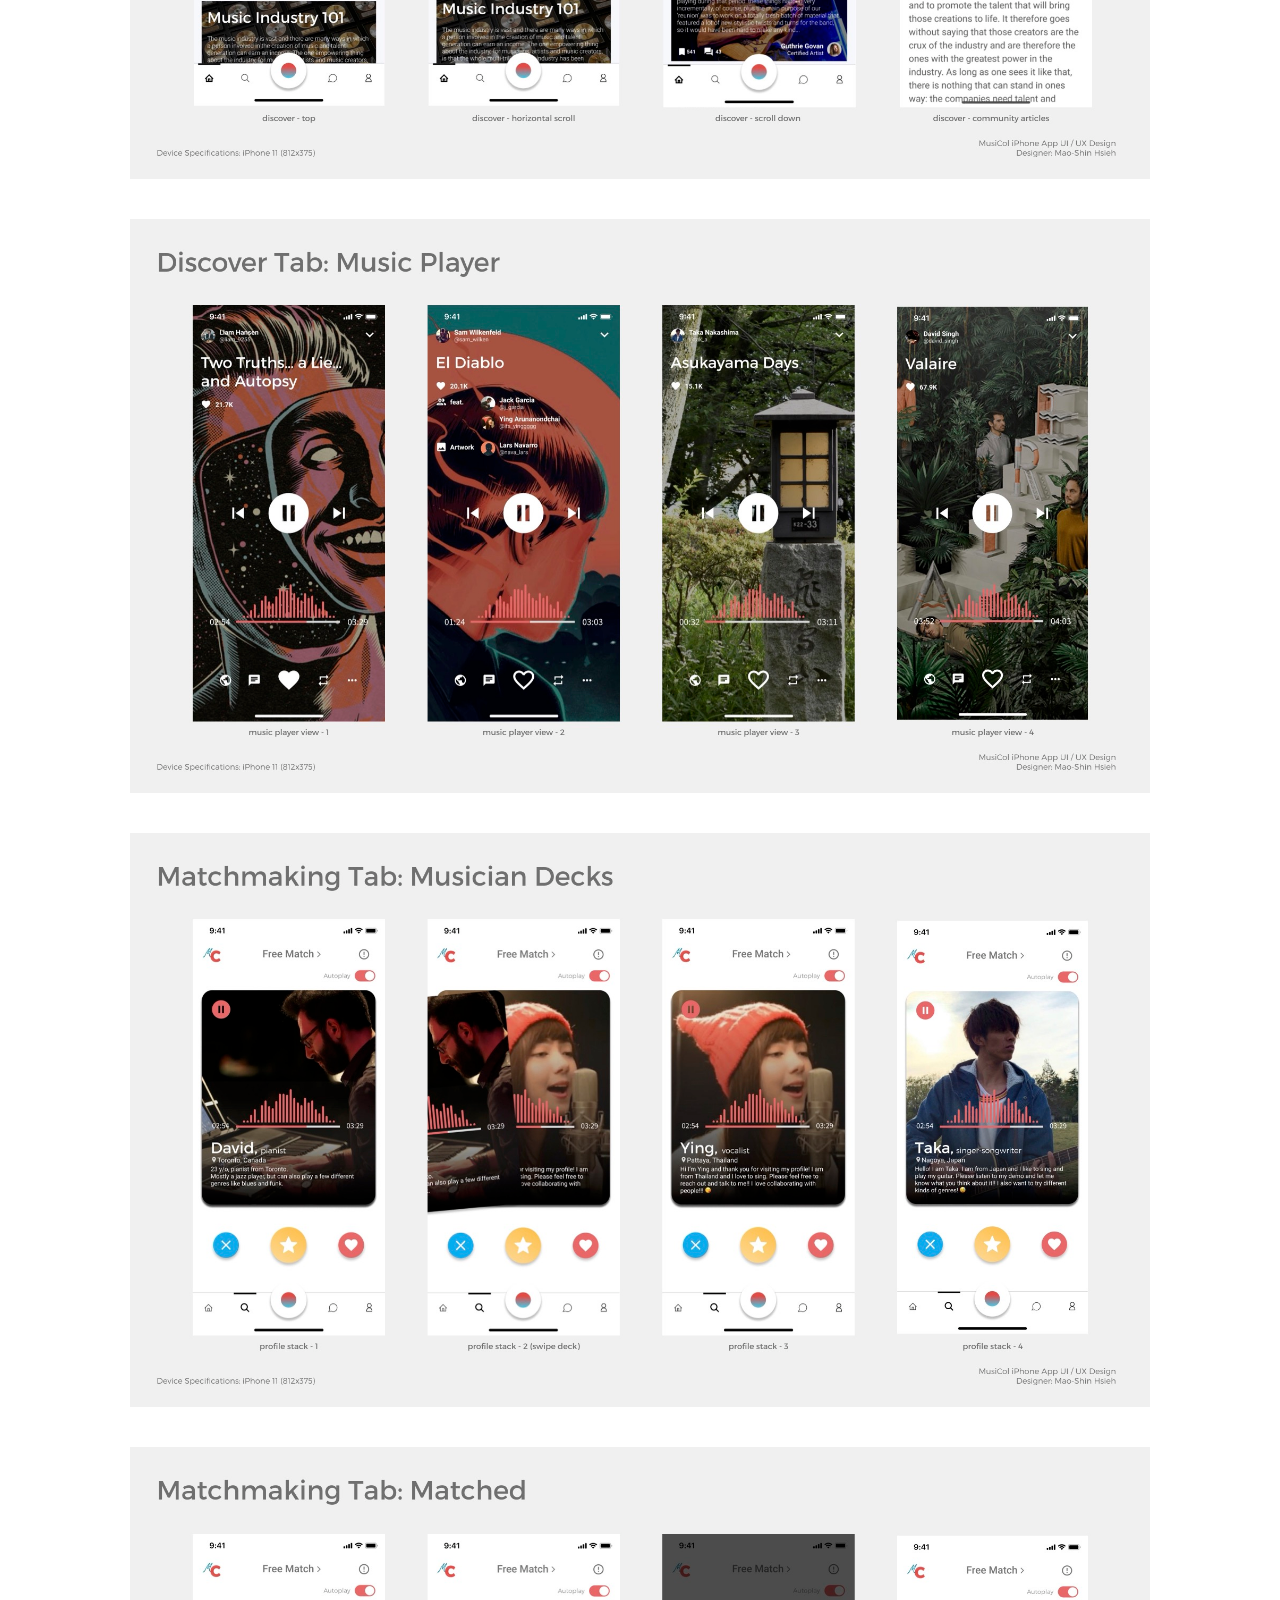
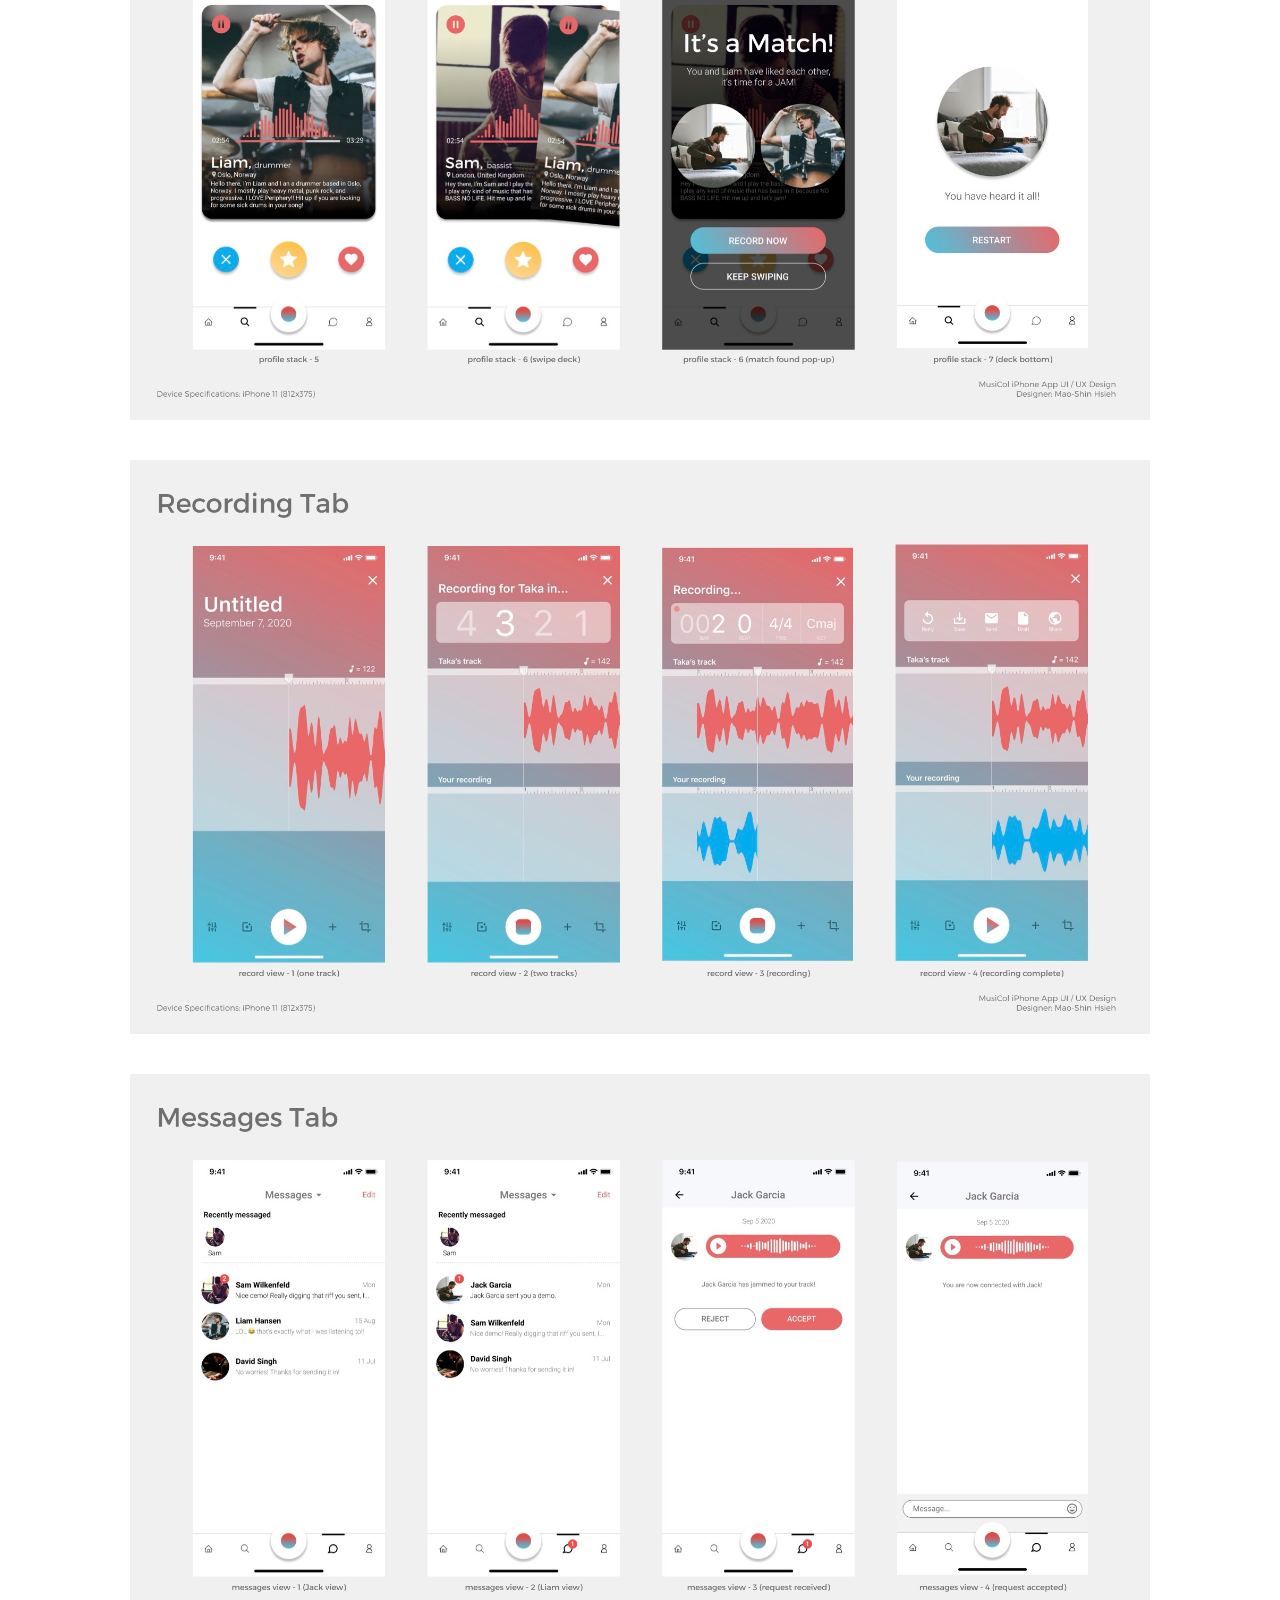
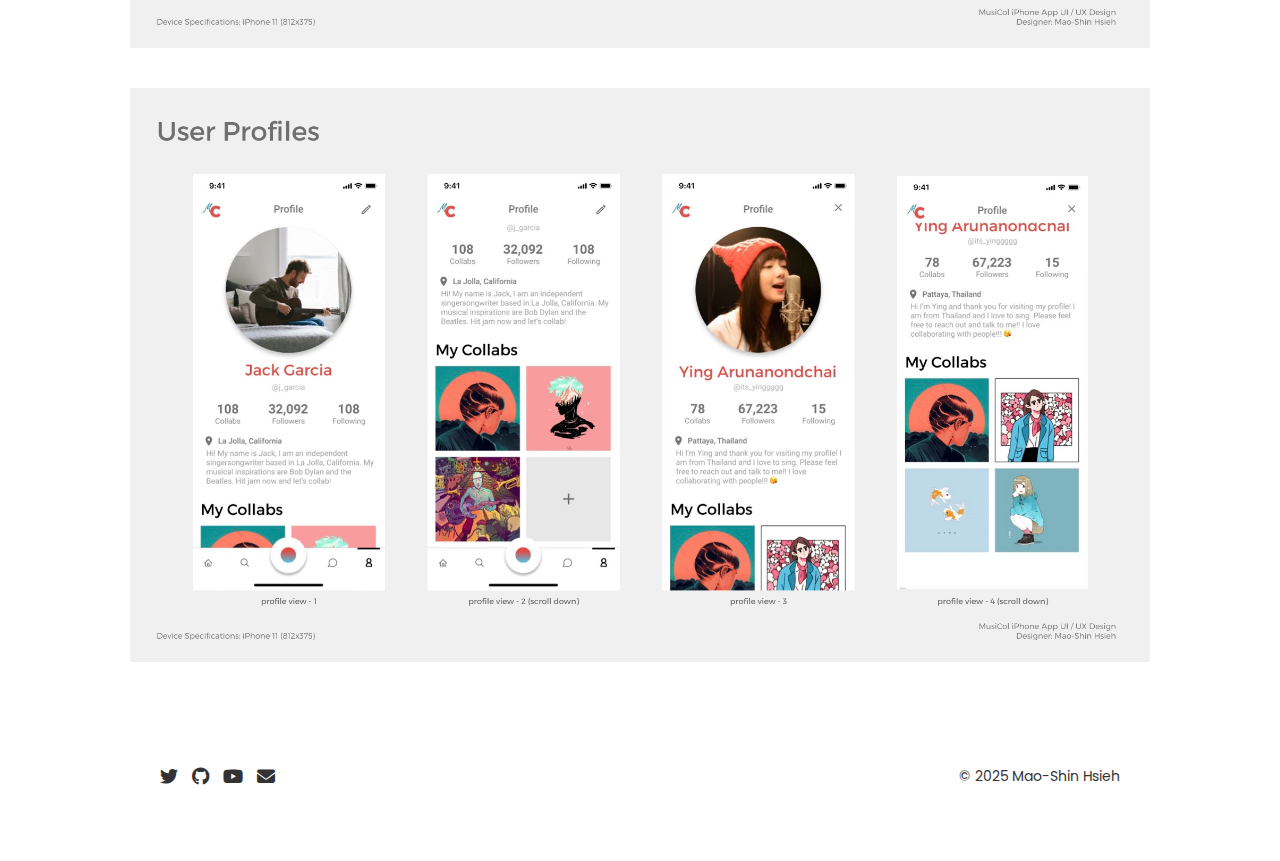
<file: projects/musicol.html>
<!DOCTYPE html>
<html lang="en">

<head>
  <meta charset="UTF-8" />
  <meta name="viewport" content="width=device-width, initial-scale=1.0" />
  <title>MusiCol | Portfolio</title>

  <!-- Fonts and Styles -->
  <link href="https://fonts.googleapis.com/css2?family=Poppins:wght@300;400;600&display=swap" rel="stylesheet" />
  <link rel="stylesheet" href="../style.css" />
  <link rel="stylesheet" href="https://cdnjs.cloudflare.com/ajax/libs/font-awesome/6.4.2/css/all.min.css" />
</head>

<body>
  <!-- 🔙 Back Button + Header -->
  <header>
    <a href="../index.html" class="back-button">◀</a>
    <h2 class="name">MAO-SHIN HSIEH</h2>
  </header>

  <!-- 🧠 Project Metadata: Title + Description -->
  <section class="project-intro">
    <div class="title-container">
      <h1 class="project-title">MusiCol</h1>
    </div>
    <div class="description-container">
      <p class="project-description">
        MusiCol is a startup project for a mobile app dedicated to connecting musicians and enhancing their experience
        in collaborating online.
      </p>
      <p id="more-text" class="project-description" style="display: none;">
        Developed during UCSD’s "Successful Entrepreneurship for Engineers" course, I co-managed a team of five, set project goals,
        organized team meetings, and co-authored a business proposal.
        <br><br>
        The idea emerged from the challenges musicians
        faced during the COVID-19 pandemic—isolated, unable to perform or record together. I proposed MusiCol: a social
        platform enabling musicians to collaborate asynchronously from their homes, combining my passions for music and
        design.
        <br><br>
        As the lead UI/UX designer, I created a fully interactive prototype using Figma, focusing on musical profiles,
        asynchronous demo recording, and a matchmaking system.
        <br><br>
        This project introduced me to entrepreneurship from ideation through pitch delivery, helping me build skills in
        design, business strategy, and remote teamwork.
      </p>
      <p id="read-more-btn" class="read-more" onclick="toggleReadMore()">Read more +</p>
    </div>
  </section>

  <hr class="section-divider" />

  <!-- 🔧 Project Metadata: Role / Tech / Skills -->
  <section class="project-details-grid">
    <div class="detail-item">
      <p class="detail-label">Role</p>
      <p class="detail-content">Lead UI/UX Designer<br>Co-founder</p>
    </div>
    <div class="detail-item">
      <p class="detail-label">Date</p>
      <p class="detail-content">2020 Summer</p>
    </div>
    <div class="detail-item">
      <p class="detail-label">Skills</p>
      <p class="detail-content">UI/UX Design<br>Prototyping<br>Entrepreneurship<br>Project Management<br>Pitching<br>Mobile Design</p>
    </div>
    <div class="detail-item">
      <p class="detail-label">Technologies</p>
      <p class="detail-content">Figma</p>
    </div>
  </section>

  <hr class="section-divider" />

  <!-- 🖼️ Cover Image -->
  <section class="project-cover">
    <img src="../images/musicol_cover.jpg" alt="MusiCol Cover">
  </section>
  <br>
  <!-- 📸 Media Grid / Story Grid -->
  <section class="story-grid">
    <div class="grid-item full iframe-wrapper">
      <iframe src="https://www.youtube.com/embed/gZ6mddqJ-1U" allowfullscreen></iframe>
    </div>
    <div class="grid-item full iframe-wrapper">
      <iframe src="https://www.figma.com/embed?embed_host=share&url=https://www.figma.com/proto/3JfCy8Lr407AJzRB552YhZ/MusiCol?node-id=117%3A572&starting-point-node-id=117%3A572
      " allowfullscreen></iframe>
    </div>
    <!-- <div class="grid-item full">
      <figure><img src="../images/musicol_slide_1.jpg" alt="Slide 1"></figure>
    </div> -->
    <div class="grid-item full">
      <figure><img src="../images/musicol_slide_2.jpg" alt="Slide 2"></figure>
    </div>
    <div class="grid-item full">
      <figure><img src="../images/musicol_slide_3.jpg" alt="Slide 3"></figure>
    </div>
    <div class="grid-item full">
      <figure><img src="../images/musicol_slide_4.jpg" alt="Slide 4"></figure>
    </div>
    <div class="grid-item full">
      <figure><img src="../images/musicol_slide_5.jpg" alt="Slide 5"></figure>
    </div>
    <div class="grid-item full">
      <figure><img src="../images/musicol_slide_6.jpg" alt="Slide 6"></figure>
    </div>
    <div class="grid-item full">
      <figure><img src="../images/musicol_slide_7.jpg" alt="Slide 7"></figure>
    </div>
    <div class="grid-item full">
      <figure><img src="../images/musicol_slide_8.jpg" alt="Slide 8"></figure>
    </div>
  </section>

  <section class="story-grid">
    <!-- Figma Embed -->


    <!-- YouTube Embed -->

  </section>


  <!-- Footer -->
  <footer>
    <div class="footer-content">
      <div class="social-links">
        <a href="https://twitter.com/shadyberns" target="_blank"><i class="fab fa-twitter"></i></a>
        <a href="https://github.com/shadyberns" target="_blank"><i class="fab fa-github"></i></a>
        <a href="https://www.youtube.com/c/shadyberns" target="_blank"><i class="fab fa-youtube"></i></a>
        <a href="mailto:mahsieh@ucsd.edu"><i class="fas fa-envelope"></i></a>
      </div>
      <p class="footer-text">&copy; 2025 Mao-Shin Hsieh</p>
    </div>
  </footer>

  <!-- Read More Toggle Script -->
  <script>
    function toggleReadMore() {
      const moreText = document.getElementById("more-text");
      const readMoreBtn = document.getElementById("read-more-btn");

      if (moreText.style.display === "none" || moreText.style.display === "") {
        moreText.style.display = "block";
        readMoreBtn.innerText = "Read less -";
      } else {
        moreText.style.display = "none";
        readMoreBtn.innerText = "Read more +";
      }
    }
  </script>
</body>

</html>
</file>
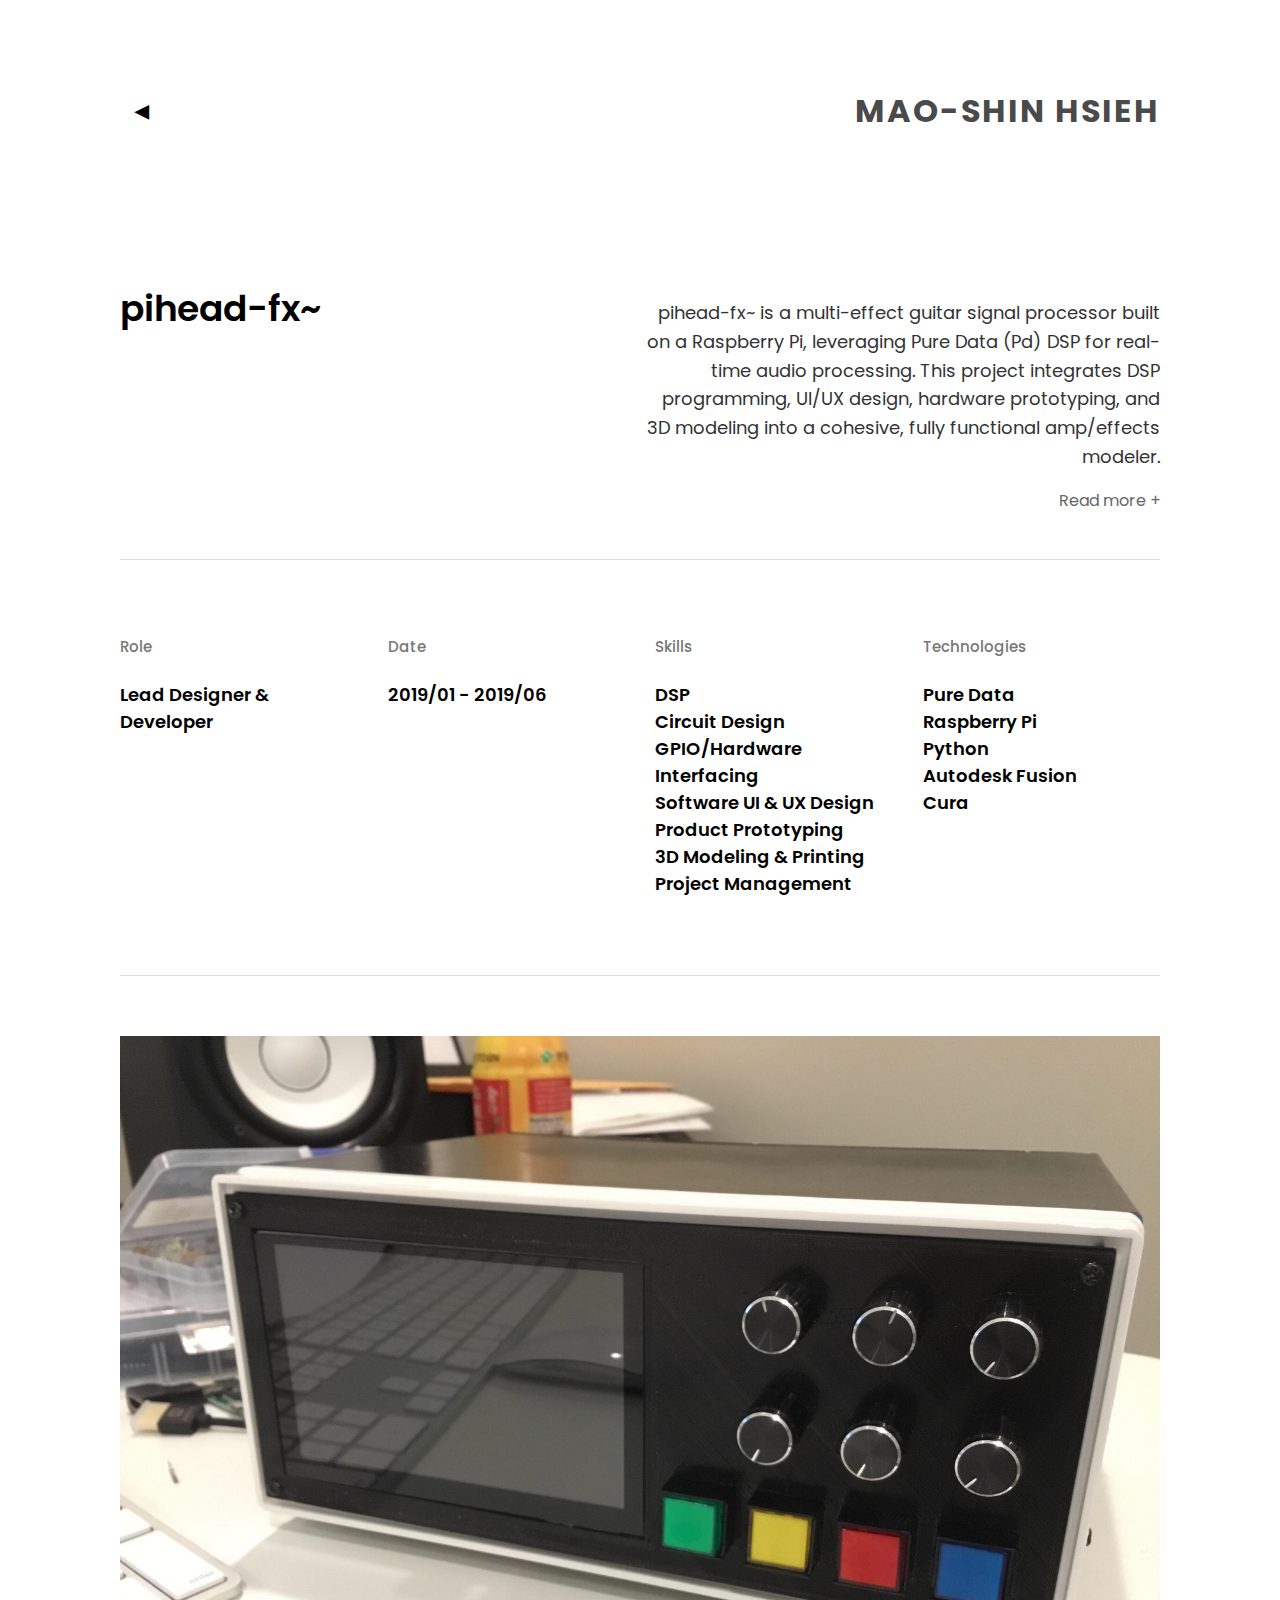
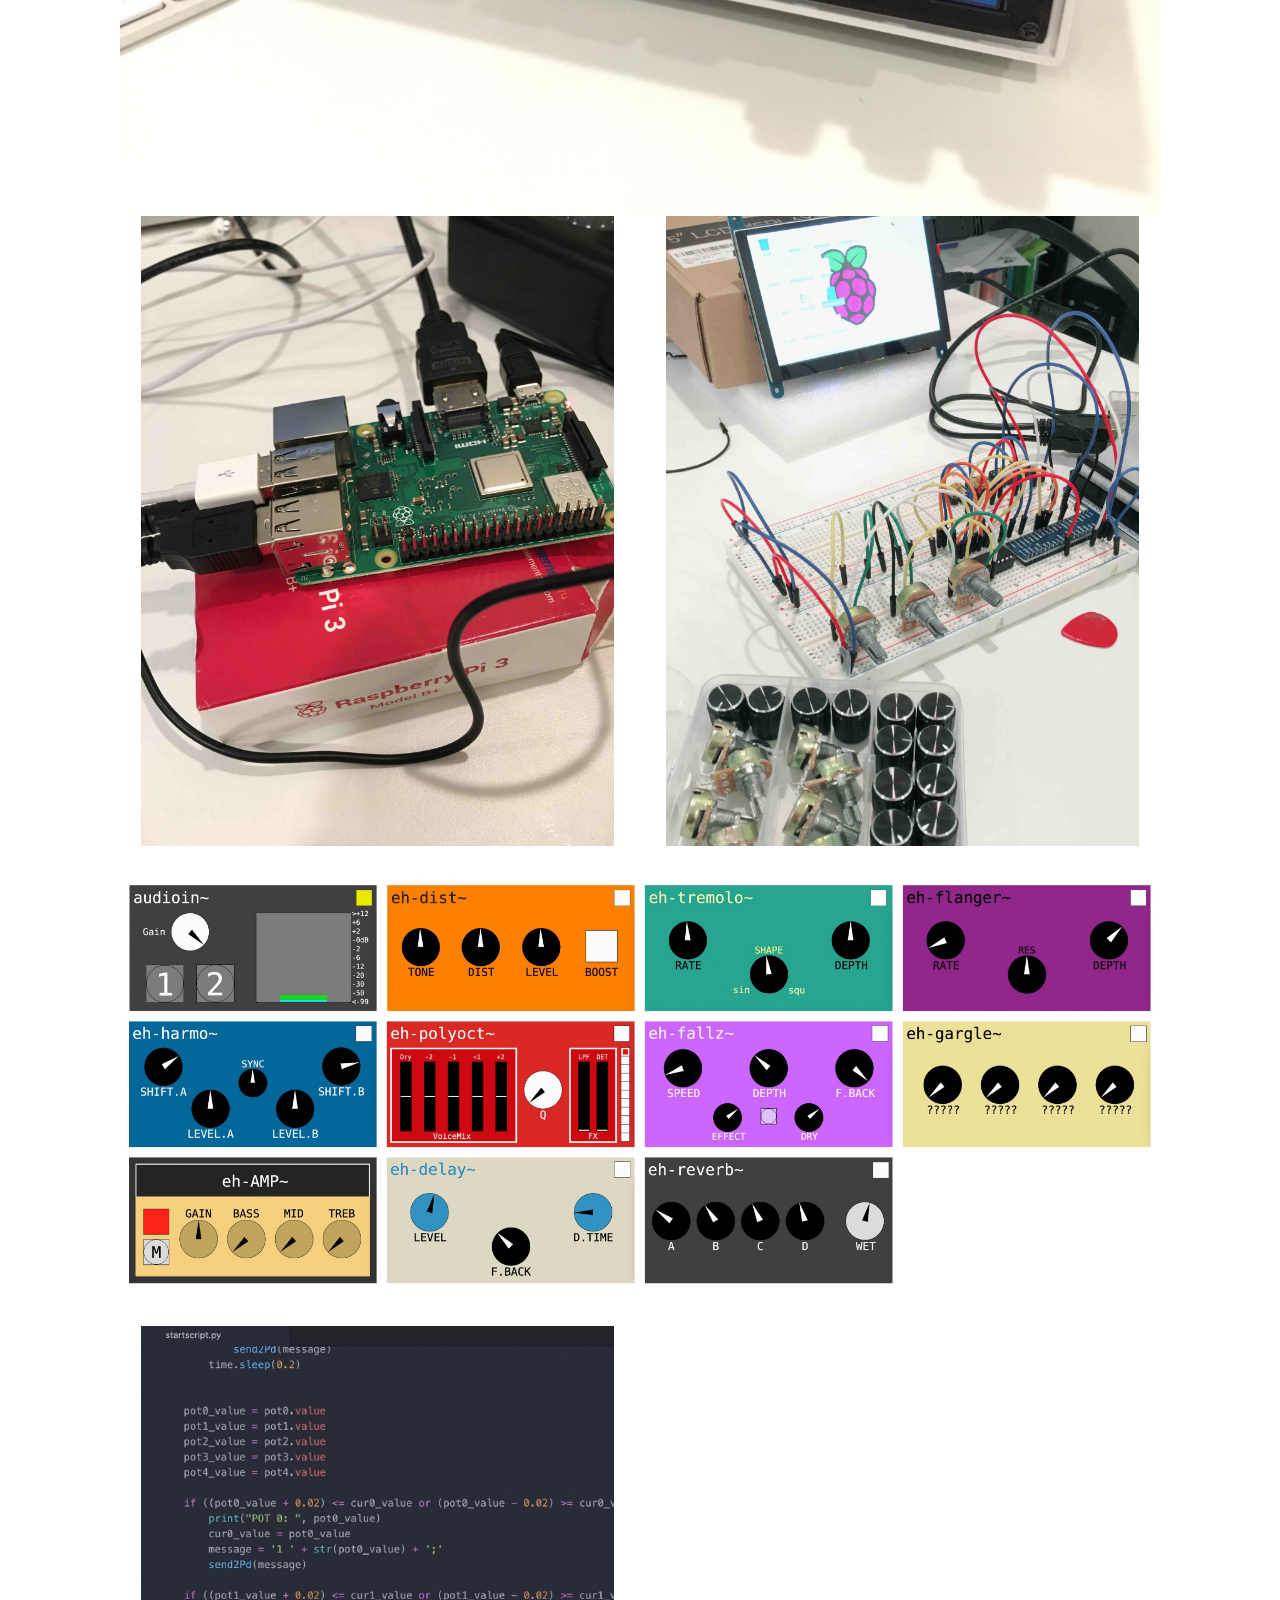
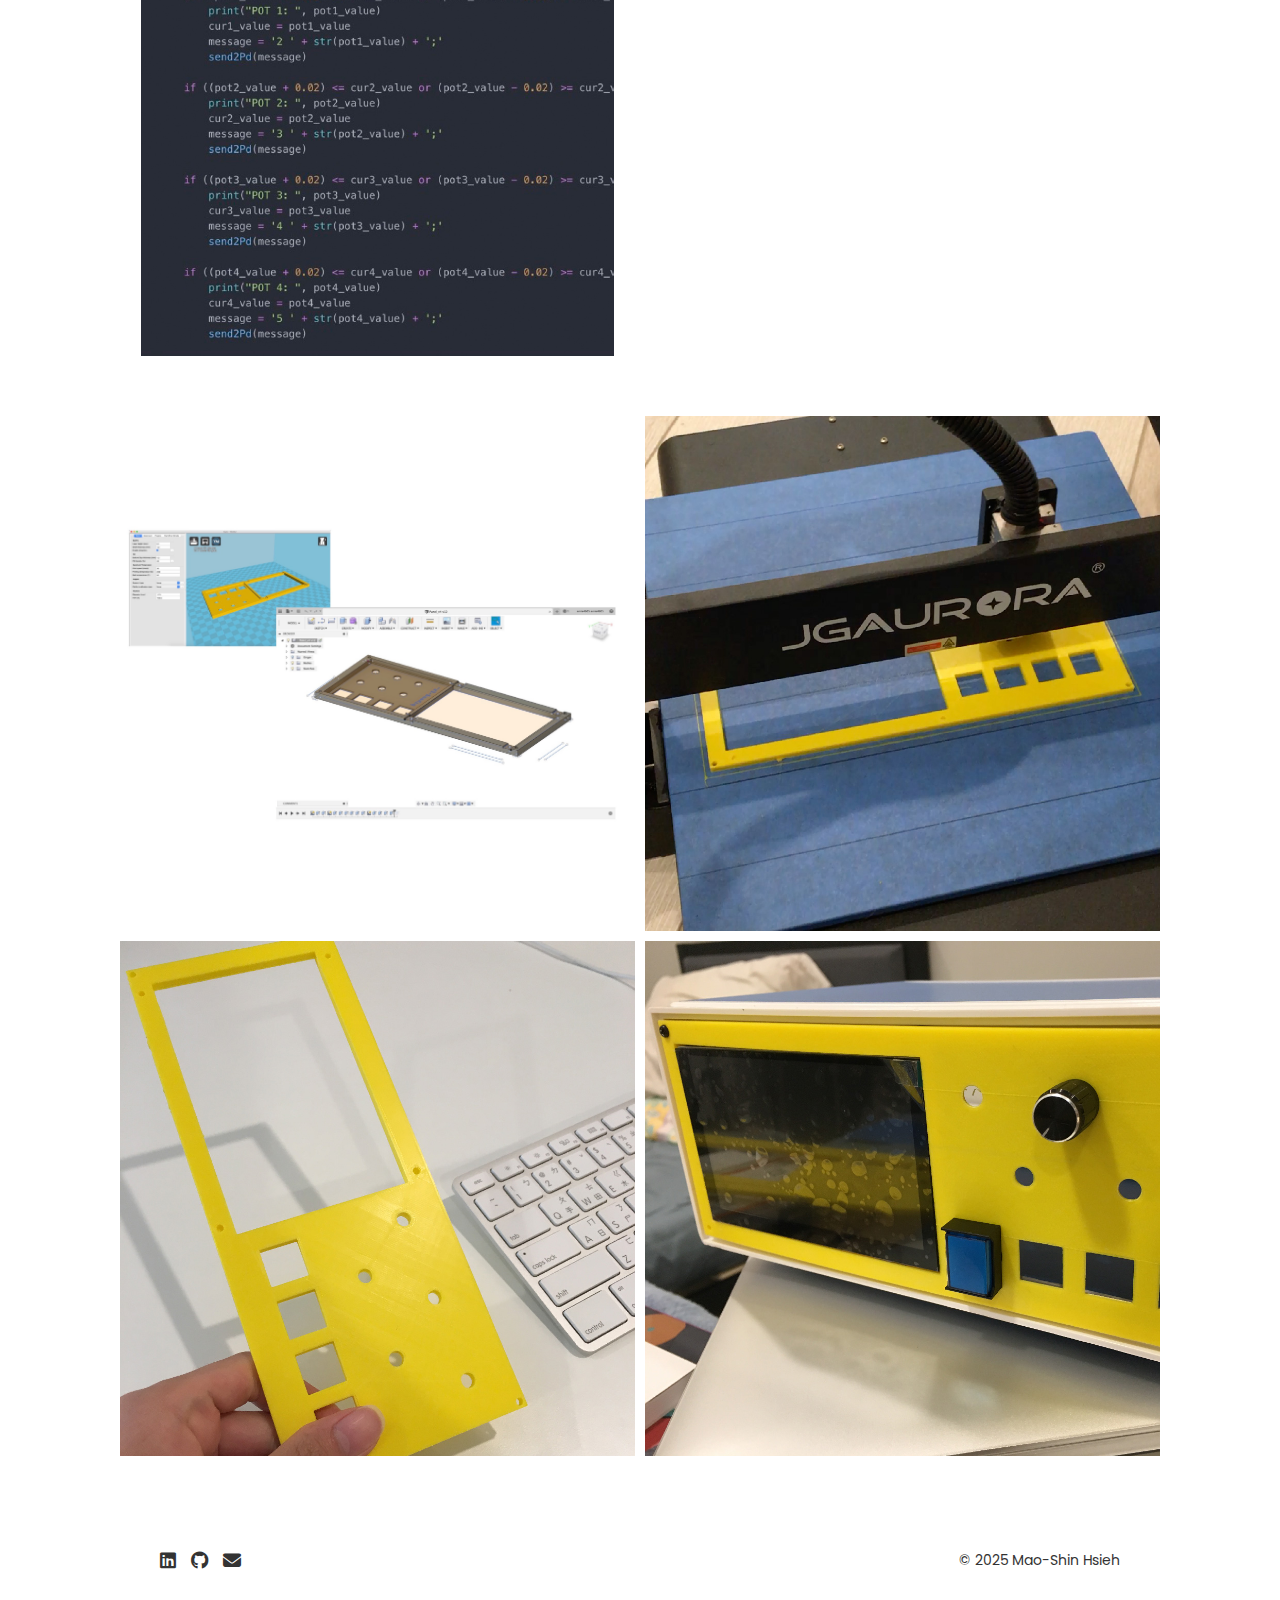
<file: projects/pihead-fx.html>
<!DOCTYPE html>
<html lang="en">

<head>
    <meta charset="UTF-8">
    <meta name="viewport" content="width=device-width, initial-scale=1.0">
    <title>pihead-fx~ | Portfolio</title>
    <link href="https://fonts.googleapis.com/css2?family=Poppins:wght@300;400;600&display=swap" rel="stylesheet">
    <link rel="stylesheet" href="../style.css">
    <link rel="stylesheet" href="https://cdnjs.cloudflare.com/ajax/libs/font-awesome/6.4.2/css/all.min.css">

    <script>
        function toggleReadMore() {
            const moreText = document.getElementById("more-text");
            const readMoreBtn = document.getElementById("read-more-btn");

            if (moreText.style.display === "none" || moreText.style.display === "") {
                moreText.style.display = "block";
                readMoreBtn.innerText = "Read less -";
            } else {
                moreText.style.display = "none";
                readMoreBtn.innerText = "Read more +";
            }
        }

    </script>
</head>

<body>

    <header>
        <a href="../index.html" class="back-button">◀</a>
        <h2 class="name">MAO-SHIN HSIEH</h2>
    </header>

    <!-- Project Title + Description -->
    <section class="project-intro">
        <div class="title-container">
            <h1 class="project-title">pihead-fx~</h1>
        </div>
        <div class="description-container">
            <p class="project-description">
                pihead-fx~ is a multi-effect guitar signal processor built on a Raspberry Pi,
                leveraging Pure Data (Pd) DSP for real-time audio processing. This project integrates DSP programming,
                UI/UX design, hardware prototyping, and 3D modeling into a cohesive, fully functional amp/effects
                modeler.
            </p>
            <p id="more-text" class="project-description" style="display: none;">
                Developed as my senior project at UC San Diego under the guidance of Professor Tom Erbe,
                pihead-fx~ was conceptualized and designed in early 2019 and completed in June of the same year.
                The goal was to create a modular, software-driven effects unit that retains the hands-on interaction
                of traditional guitar pedals while offering the flexibility of digital signal processing.
            </p>
            <p id="read-more-btn" class="read-more" onclick="toggleReadMore()">Read more +</p>
        </div>
    </section>

    <!-- Horizontal Line -->
    <hr class="section-divider">

    <!-- Project Details Section (Now in Full-Width Grid) -->
    <section class="project-details-grid">
        <div class="detail-item">
            <p class="detail-label">Role</p>
            <p class="detail-content">Lead Designer & Developer</p>
        </div>
        <div class="detail-item">
            <p class="detail-label">Date</p>
            <p class="detail-content">2019/01 - 2019/06</p>
        </div>
        <div class="detail-item">
            <p class="detail-label">Skills</p>
            <p class="detail-content">
                DSP<br>
                Circuit Design<br>
                GPIO/Hardware Interfacing<br>
                Software UI & UX Design<br>
                Product Prototyping<br>
                3D Modeling & Printing<br>
                Project Management<br>
            </p>
        </div>
        <div class="detail-item">
            <p class="detail-label">Technologies</p>
            <p class="detail-content">
                Pure Data<br>
                Raspberry Pi<br>
                Python<br>
                Autodesk Fusion<br>
                Cura<br>
            </p>
        </div>
    </section>

    <!-- Horizontal Line -->
    <hr class="section-divider">



    <!-- Large Project Image -->
    <section class="project-cover">
        <img src="../images/pihead-fx_cover.jpg" alt="Project Cover">
    </section>


    <section class="story-grid">
        <!-- Split Section: 3D Modeling & Circuit Design -->
        <div class="grid-item split">
            <img src="../images/pihead-fx_pi.jpg" alt="Raspberry Pi Integration">

            <img src="../images/pihead-fx_circuit.jpg" alt="Circuit Design">
        </div>

        <!-- Full-width Raspberry Pi Section -->
        <div class="grid-item full">
            <img src="../images/pihead-fx_faces.jpg" alt="Front Panel Designs">
        </div>


        <!-- Split Section: Front Panel & Python Code -->
        <div class="grid-item split">
            <img src="../images/pihead-fx_python.jpg" alt="Python Code for DSP">
        </div>

        <!-- Full-width Prototyping & 3D Printing -->
        <div class="grid-item full">

        </div>

        <!-- Split Section: Additional Print Stages -->
        <div class="grid-item split">
            <img src="../images/pihead-fx_3D.jpg" alt="3D Model">
            <img src="../images/pihead-fx_print1.jpg" alt="3D Printing Process">
            <img src="../images/pihead-fx_print2.jpg" alt="3D Print Stage 2">
            <img src="../images/pihead-fx_print3.jpg" alt="3D Print Stage 3">
        </div>
    </section>

    <footer>
        <div class="footer-content">
            <div class="social-links">
                <a href="https://www.linkedin.com/in/mao-shin-h-90546313b/" target="_blank" aria-label="LinkedIn">
                    <i class="fa-brands fa-linkedin"></i>
                </a>
                <a href="https://github.com/yourgithub" target="_blank" aria-label="GitHub">
                    <i class="fa-brands fa-github"></i>
                </a>
                <a href="mailto:your.email@example.com" aria-label="Email">
                    <i class="fa-solid fa-envelope"></i>
                </a>
            </div>
            <p class="footer-text">&copy; 2025 Mao-Shin Hsieh</p>
        </div>
    </footer>
</body>

</html>
</file>
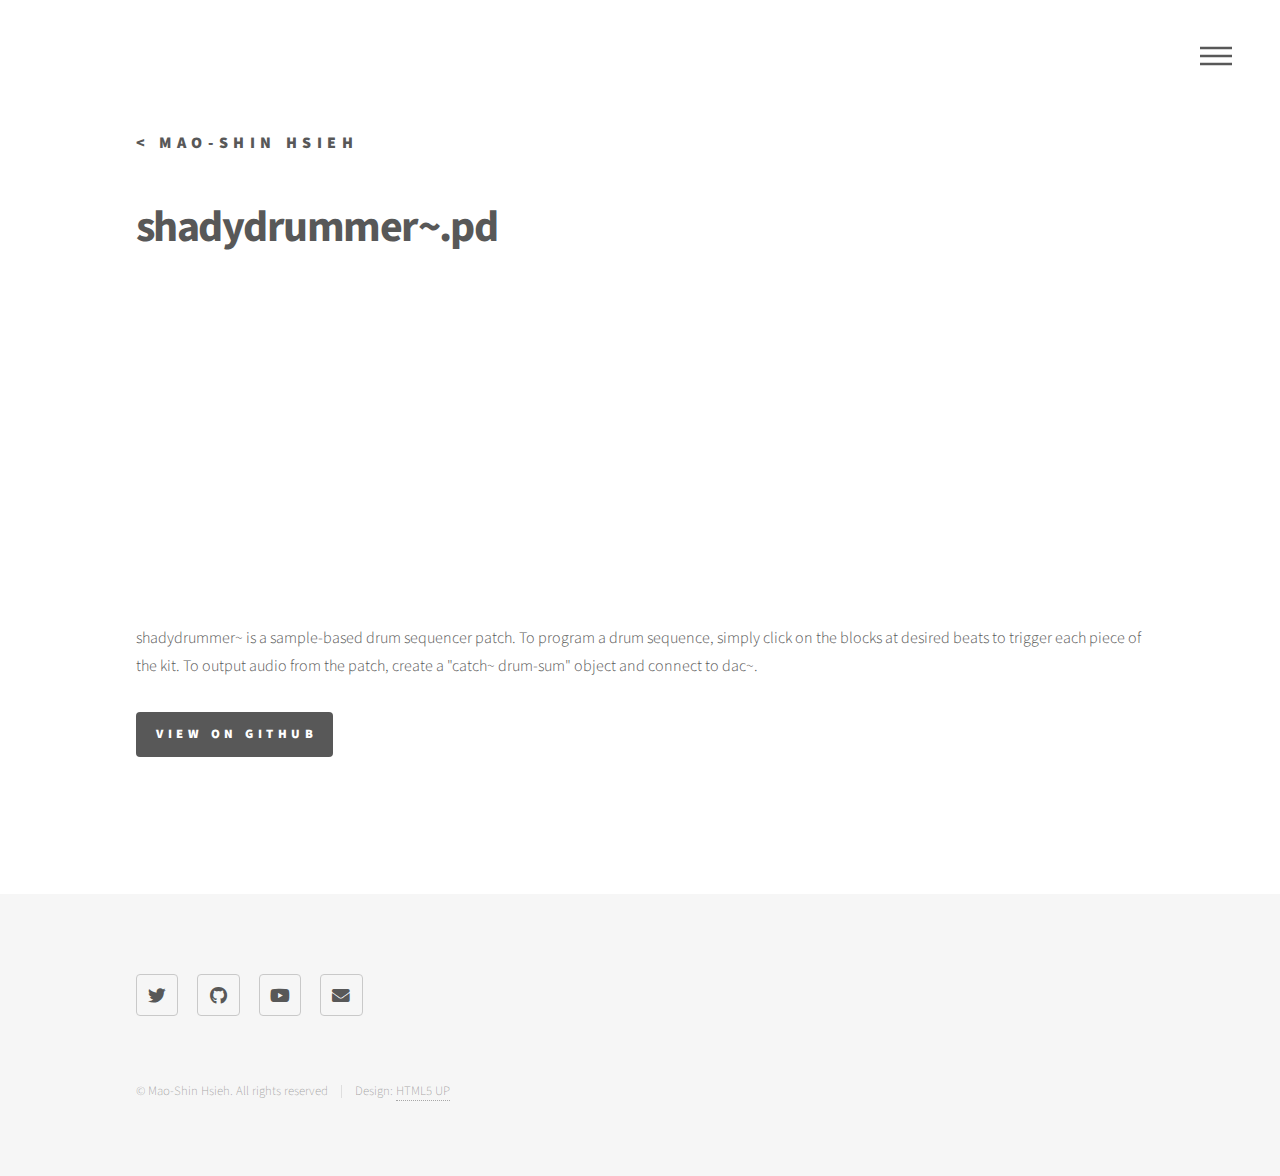
<file: projects/shadydrummer.html>
<!DOCTYPE HTML>
<html>
	<head>
		<title>shadydrummer~ by Mao-Shin Hsieh</title>
		<meta charset="utf-8" />
		<meta name="viewport" content="width=device-width, initial-scale=1, user-scalable=no" />
		<link rel="stylesheet" href="../assets/css/main.css" />
		<noscript><link rel="stylesheet" href="../assets/css/noscript.css" /></noscript>
	</head>
	<body class="is-preload">
		<!-- Wrapper -->
			<div id="wrapper">

				<!-- Header -->
					<header id="header">
						<div class="inner">

							<!-- Logo -->
								<a href="../index.html" class="logo">
									<span class="title">< MAO-SHIN HSIEH</span>
								</a>

							<!-- Nav -->
								<nav>
									<ul>
										<li><a href="#menu">Menu</a></li>
									</ul>
								</nav>

						</div>
					</header>

				<!-- Menu -->
				<nav id="menu">
					<h2>Menu</h2>
					<ul>
						<li><a href="../index.html">Home</a></li>
						<li><a href="../index.html#projects">Projects</a></li>
					</ul>
				</nav>

				<!-- Main -->
					<div id="main">
						<div class="inner">
							<h1>shadydrummer~.pd</h1>
                            <div class="container"><iframe class="responsive-iframe"width="560" height="315" src="https://www.youtube.com/embed/XE6-tB8gQOk" title="YouTube video player" frameborder="0" allow="accelerometer; autoplay; clipboard-write; encrypted-media; gyroscope; picture-in-picture" allowfullscreen></iframe></div>
                            
							<!-- <span class="image cover"><img src="../images/shadydrummer_cover.png" alt="" /></span> -->
                            <p>shadydrummer~ is a sample-based drum sequencer patch. To program a drum sequence, 
                                simply click on the blocks at desired beats to trigger each piece of the kit. 
                                To output audio from the patch, create a "catch~ drum-sum" object and connect to dac~.</p>
                                <ul class="actions">
                                    <li><a href="https://github.com/shadyberns/shadydrummer-" class="button primary">view on github</a></li>
                                </ul>
                                
						</div>
					</div>

				<!-- Footer -->
				<footer id="footer">
					<div class="inner">

						<section>
							<ul class="icons">
								<li><a href="https://twitter.com/shadyberns" class="icon brands style2 fa-twitter"><span class="label">Twitter</span></a></li>
								<li><a href="https://github.com/shadyberns" class="icon brands style2 fa-github"><span class="label">GitHub</span></a></li>
								<li><a href="https://www.youtube.com/c/shadyberns" class="icon brands style2 fa-youtube"><span class="label">YouTube</span></a></li>
								<li><a href="mailto:mahsieh@ucsd.edu" class="icon solid style2 fa-envelope"><span class="label">Email</span></a></li>
							</ul>
						</section>
						<ul class="copyright">
							<li>&copy; Mao-Shin Hsieh. All rights reserved</li><li>Design: <a href="http://html5up.net">HTML5 UP</a></li>
						</ul>
					</div>
				</footer>

			</div>

		<!-- Scripts -->
			<script src="../assets/js/jquery.min.js"></script>
			<script src="../assets/js/browser.min.js"></script>
			<script src="../assets/js/breakpoints.min.js"></script>
			<script src="../assets/js/util.js"></script>
			<script src="../assets/js/main.js"></script>

	</body>
</html>
</file>
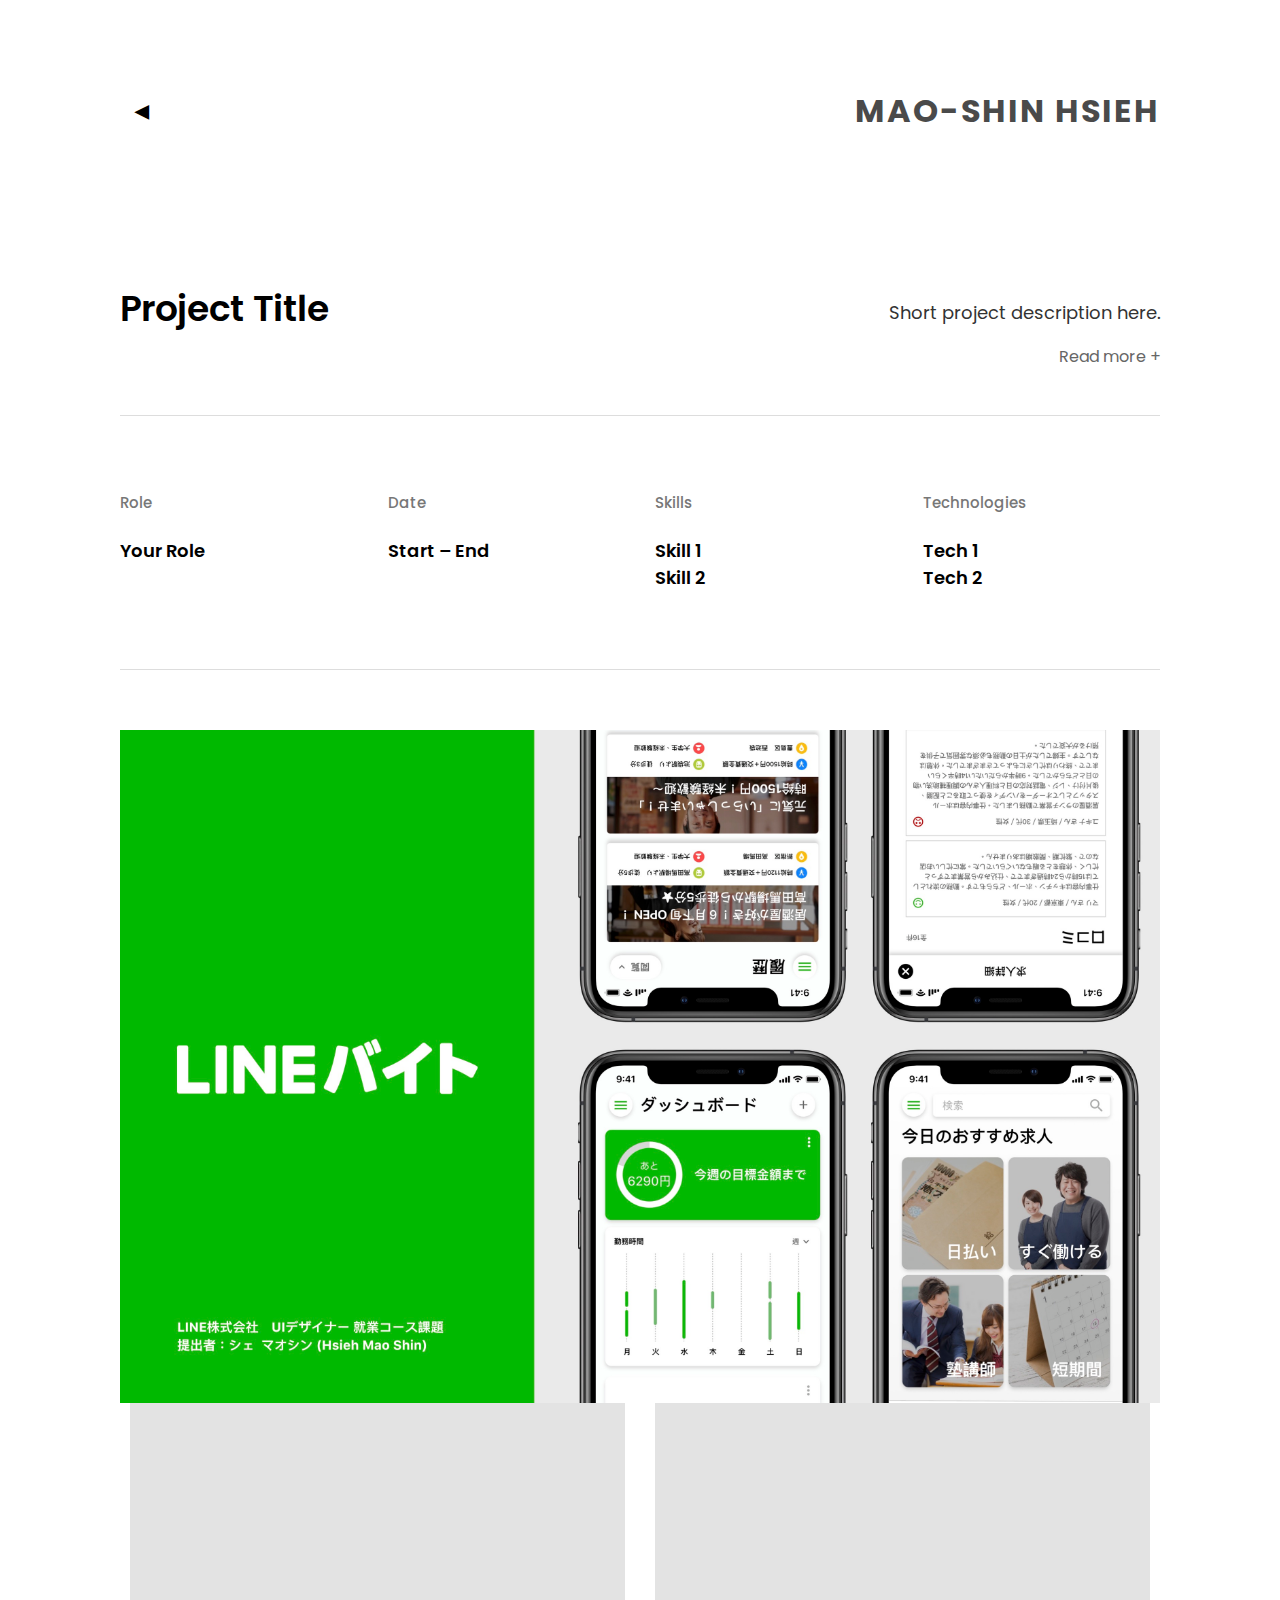
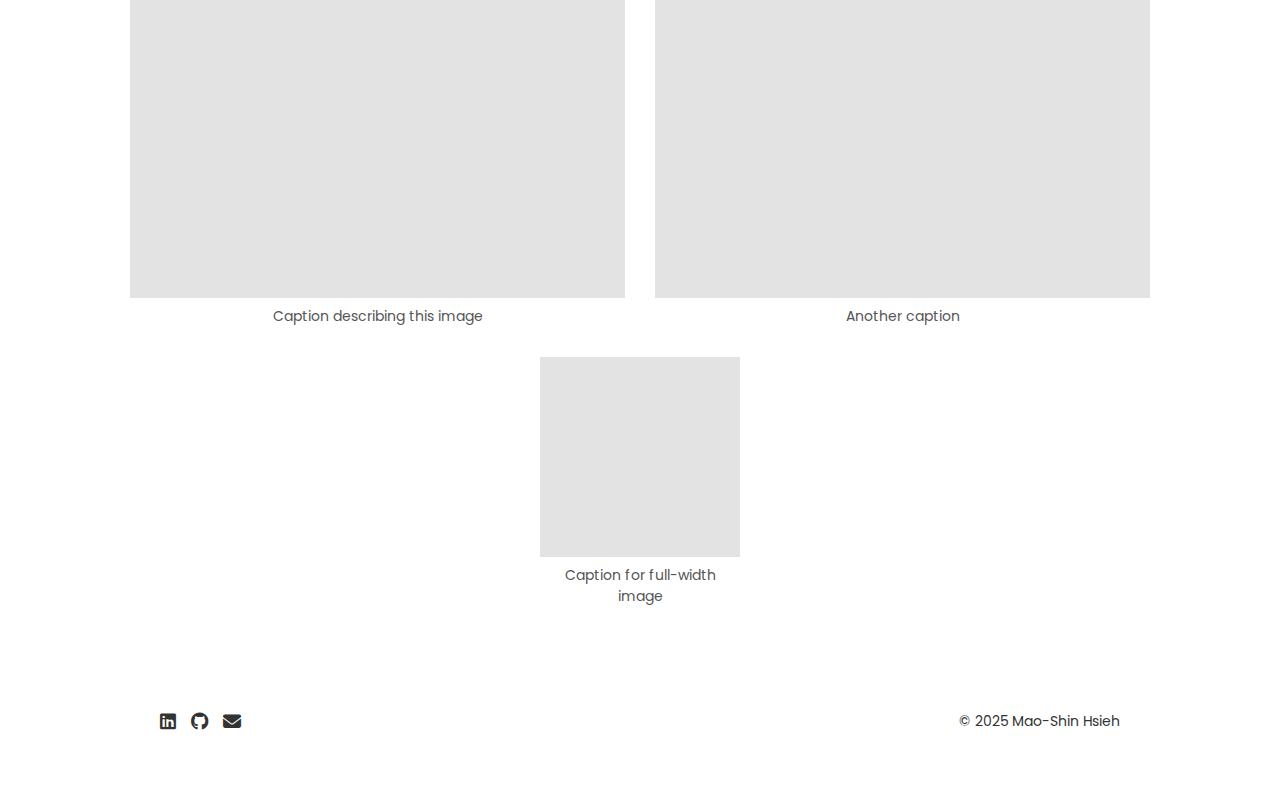
<file: projects/template.html>
<!DOCTYPE html>
<html lang="en">
<head>
  <meta charset="UTF-8" />
  <meta name="viewport" content="width=device-width, initial-scale=1.0" />
  <title>Project Title | Portfolio</title>

  <!-- Fonts and Styles -->
  <link href="https://fonts.googleapis.com/css2?family=Poppins:wght@300;400;600&display=swap" rel="stylesheet" />
  <link rel="stylesheet" href="../style.css" />
  <link rel="stylesheet" href="https://cdnjs.cloudflare.com/ajax/libs/font-awesome/6.4.2/css/all.min.css" />

  <!-- Optional JS for Read More -->
  <script>
    function toggleReadMore() {
      const moreText = document.getElementById("more-text");
      const readMoreBtn = document.getElementById("read-more-btn");

      if (moreText.style.display === "none" || moreText.style.display === "") {
        moreText.style.display = "block";
        readMoreBtn.innerText = "Read less -";
      } else {
        moreText.style.display = "none";
        readMoreBtn.innerText = "Read more +";
      }
    }
  </script>
</head>

<body>

  <!-- 🔙 Back Button + Header -->
  <header>
    <a href="../index.html" class="back-button">◀</a>
    <h2 class="name">MAO-SHIN HSIEH</h2>
  </header>

  <!-- 🧠 Project Metadata: Title + Description -->
  <section class="project-intro">
    <div class="title-container">
      <h1 class="project-title">Project Title</h1>
    </div>
    <div class="description-container">
      <p class="project-description">
        Short project description here.
      </p>
      <p id="more-text" class="project-description" style="display: none;">
        Additional details shown on "Read more".
      </p>
      <p id="read-more-btn" class="read-more" onclick="toggleReadMore()">Read more +</p>
    </div>
  </section>

  <!-- Divider -->
  <hr class="section-divider" />

  <!-- 🔧 Project Metadata: Role / Tech / Skills -->
  <section class="project-details-grid">
    <div class="detail-item">
      <p class="detail-label">Role</p>
      <p class="detail-content">Your Role</p>
    </div>
    <div class="detail-item">
      <p class="detail-label">Date</p>
      <p class="detail-content">Start – End</p>
    </div>
    <div class="detail-item">
      <p class="detail-label">Skills</p>
      <p class="detail-content">Skill 1<br>Skill 2</p>
    </div>
    <div class="detail-item">
      <p class="detail-label">Technologies</p>
      <p class="detail-content">Tech 1<br>Tech 2</p>
    </div>
  </section>

  <!-- Divider -->
  <hr class="section-divider" />

  <!-- 🖼️ Cover Image -->
  <section class="project-cover">
    <img src="../images/linebaito_cover.jpg" alt="Project Cover" />
    
    
  </section>

  <!-- 📸 Media Grid / Story Grid -->
  <section class="story-grid">

    <!-- 👇 Split Section Example -->
    <div class="grid-item split">
      <figure>
        <img src="../images/s_placeholder.jpg" alt="Alt text" />
        <figcaption>Caption describing this image</figcaption>
      </figure>
      <figure>
        <img src="../images/s_placeholder.jpg" alt="Alt text" />
        <figcaption>Another caption</figcaption>
      </figure>
    </div>

    <!-- 👇 Full-width Image Example -->
    <div class="grid-item full">
      <figure>
        <img src="../images/s_placeholder.jpg" alt="Alt text" />
        <figcaption>Caption for full-width image</figcaption>
      </figure>
    </div>

  </section>

  <!-- Optional Footer -->
  <footer>
    <div class="footer-content">
      <div class="social-links">
        <a href="https://www.linkedin.com/in/mao-shin-h-90546313b/" target="_blank" aria-label="LinkedIn">
          <i class="fa-brands fa-linkedin"></i>
        </a>
        <a href="https://github.com/yourgithub" target="_blank" aria-label="GitHub">
          <i class="fa-brands fa-github"></i>
        </a>
        <a href="mailto:your.email@example.com" aria-label="Email">
          <i class="fa-solid fa-envelope"></i>
        </a>
      </div>
      <p class="footer-text">&copy; 2025 Mao-Shin Hsieh</p>
    </div>
  </footer>

</body>
</html>
</file>
<file: assets/css/noscript.css>
/*
	Phantom by HTML5 UP
	html5up.net | @ajlkn
	Free for personal and commercial use under the CCA 3.0 license (html5up.net/license)
*/

/* Tiles */

	body.is-preload .tiles article {
		-moz-transform: none;
		-webkit-transform: none;
		-ms-transform: none;
		transform: none;
		opacity: 1;
	}
</file>
<file: style.css>
/* ========================== */
/* 🔹 General Styles 🔹 */
/* ========================== */

body {
    font-family: 'Poppins', sans-serif;
    background-color: #ffffff;
    margin: 0;
    padding: 40px 120px; /* Adjust as needed */
}

/* ========================== */
/* 🔹 Header 🔹 */
/* ========================== */

header {
    display: flex;
    justify-content: space-between;
    align-items: center;
    flex-wrap: nowrap; /* Prevent wrapping */
    white-space: nowrap;
    padding-top: 20px;
    text-transform: uppercase;
    letter-spacing: 2px;
}

.name {
    font-size: 32px;
    color: #4A4A4A; /* Dark Gray for a softer contrast */
}

.menu-button {
    font-size: 32px;
    background: none;
    border: none;
    cursor: pointer;
}

/* ========================== */
/* 🔹 Hero Section 🔹 */
/* ========================== */

.intro {
    display: flex;
    justify-content: center;
    align-items: center;
    gap: 40px;
    max-width: 1100px;
    margin: auto;
    padding: 50px 20px;
}

.profile-pic {
    margin-right: 50px;
    width: 380px;
    max-height: 380px;
    border-radius: 50%;
    object-fit: cover;
    flex-shrink: 0;
    box-shadow: 0px 15px 40px rgba(0, 0, 0, 0.2);
}

.intro-content {
    display: flex;
    flex-direction: column;
    justify-content: space-between;
    height: 100%;
}

/* ========================== */
/* 🔹 Typography 🔹 */
/* ========================== */

.intro-content h1 {
    font-size: 48px;
    font-weight: 900;
}

.intro-content h2 {
    font-size: 24px;
    font-weight: 500;
    color: #666;
}

/* Reduce spacing only between "Hello" & "Call-me" lines */
.intro-content h1 + h2 {
    margin-top: -2em; /* Pull the second line closer */
}


.self-title {
    font-size: 20px;
    font-weight: bold;
    margin-bottom: -0.5em;
    color: #1E293B;
}

/* Typing Effect */
.typing-text {
    font-size: 24px; /* Keep the font size you set */
    font-weight: bold;
    font-family: monospace; /* Gives it a "coded" look */
    white-space: nowrap;
    overflow: hidden;
    display: inline-block;
    min-width: 550px; /* Reserve space so it doesn't push content */
    visibility: hidden; /* Make it invisible at first but keep space */
}

/* Blinking Cursor */
.cursor {
    display: inline-block;
    width: 8px; /* Cursor width */
    height: 24px; /* Cursor height */
    background-color: fff; /* Solid block cursor */
    margin-left: 5px;
    animation: blink 0.7s infinite;
}

@keyframes blink {
    50% {
        opacity: 0;
    }
}



/* Subtle divider under h3
.intro-content h3::after {
    content: "";
    display: block;
    width: 40px;
    height: 2px;
    background-color: black;
    margin: 6px 0;
} */

/* ========================== */
/* 🔹 List Styling 🔹 */
/* ========================== */

.intro-content ul {
    list-style: none;
    padding: 0;
    margin-top: 10px;
    opacity: 0.85;
}

.intro-content ul li {
    font-size: 16px;
    line-height: 1.6;
    padding-left: 30px;
    position: relative;
}

/* Icons for list items */
.intro-content ul li::before {
    font-family: "Font Awesome 6 Free";
    font-weight: 900;
    position: absolute;
    left: 0;
    color: black;
    font-size: 16px;
}

/* Specific icons for different list items */
.intro-content ul li:nth-child(1)::before { content: "\f0b1"; } /* Briefcase */
.intro-content ul li:nth-child(2)::before { content: "\f19d"; } /* Building */
.intro-content ul li:nth-child(3)::before { content: "\f19d"; } /* Graduation Cap */

/* ========================== */
/* 🔹 Buttons 🔹 */
/* ========================== */

.buttons {
    display: flex;
    gap: 15px;
}

button {
    border: 2px solid black;
    background: none;
    padding: 12px 16px;
    font-weight: bold;
    cursor: pointer;
}

/* Make buttons bigger */
.buttons button {
    font-size: 20px;
    padding: 16px 30px;
    border: 3px solid black;
    text-transform: uppercase;
    transition: all 0.3s ease-in-out;
}

button:hover {
    background: black;
    color: white;
    transform: scale(1.05);
}

/* Unique styling for "My Works" button */
.my-works {
    background: black;
    color: white;
}

.my-works:hover {
    background: white;
    color: black;
}

/* ========================== */
/* 🔹 Portfolio Section 🔹 */
/* ========================== */


/* Ensure hr keeps its spacing */
hr {
    margin: 40px 0; /* Restore your original spacing */
    border: none;
    height: 2px;
    background: #ccc;
}


.portfolio {
    margin-top: 30px;
    margin-bottom: 60px;
    text-align: center;
}

/* Filter buttons */
.filter-options {
    display: flex;
    justify-content: center;
    gap: 8px;
    margin-bottom: 30px;
    overflow-x: auto;
    white-space: nowrap;
    padding: 10px 0;
    scrollbar-width: none;
    -ms-overflow-style: none;
}

.filter-options::-webkit-scrollbar {
    display: none;
}

/* Default Button Styling */
.filter-options button {
    flex: 0 0 auto;
    padding: 8px 14px;
    border: 2px solid black;
    background: none;
    font-weight: bold;
    cursor: pointer;
    white-space: nowrap;
    transition: all 0.3s ease-in-out;
}

/* Active Filter Button Colors */
.filter-options button.active-filter[data-category="All"] {
    background: #4A90E2; /* Blue */
    color: white;
    border-color: #4A90E2;
}

.filter-options button.active-filter[data-category="Mobile"] {
    background: #F5A623; /* Orange */
    color: white;
    border-color: #F5A623;
}

.filter-options button.active-filter[data-category="Web"] {
    background: #7ED321; /* Green */
    color: white;
    border-color: #7ED321;
}

.filter-options button.active-filter[data-category="Extension"] {
    background: #BD10E0; /* Purple */
    color: white;
    border-color: #BD10E0;
}

.filter-options button.active-filter[data-category="Audio"] {
    background: #D0021B; /* Red */
    color: white;
    border-color: #D0021B;
}

/* 🔹 Updated Hover Effects 🔹 */
/* When hovering, buttons take on their active color even if not selected */
.filter-options button[data-category="All"]:hover {
    background: #3A7AD9; /* Darker Blue */
    color: white;
    border-color: #3A7AD9;
}

.filter-options button[data-category="Mobile"]:hover {
    background: #E5941D; /* Darker Orange */
    color: white;
    border-color: #E5941D;
}

.filter-options button[data-category="Web"]:hover {
    background: #6AC31D; /* Darker Green */
    color: white;
    border-color: #6AC31D;
}

.filter-options button[data-category="Extension"]:hover {
    background: #A50FCC; /* Darker Purple */
    color: white;
    border-color: #A50FCC;
}

.filter-options button[data-category="Audio"]:hover {
    background: #B00118; /* Darker Red */
    color: white;
    border-color: #B00118;
}


/* Portfolio Grid */
.portfolio-container {
    display: flex;
    justify-content: center;
    flex-wrap: wrap;
    gap: 15px;
    padding: 0 20px;
}

/* ========================== */
/* 🔹 Tile Styling 🔹 */
/* ========================== */

.tile {
    position: relative;
    width: 320px;
    height: 300px;
    overflow: hidden;
    border-radius: 0px;

    display: flex;
    align-items: center;
    justify-content: center;
    text-align: center;

    transition: transform 0.3s ease-in-out, opacity 0.3s ease-in-out;
}

/* Tile hover effects */
.tile:hover::before {
    background: rgba(0, 0, 0, 0.6);
}

.tile:hover p {
    opacity: 1;
}

/* Ensure images fully cover the tile */
.tile img {
    width: 100%;
    height: 100%;
    object-fit: cover;
    display: block;
}

/* Tile overlay */
.tile::before {
    content: "";
    position: absolute;
    top: 0;
    left: 0;
    width: 100%;
    height: 100%;
    background: rgba(0, 0, 0, 0);
    transition: background 0.3s ease-in-out;
    z-index: 1;
}

/* Tile text */
.tile p {
    position: absolute;
    top: 50%;
    left: 50%;
    transform: translate(-50%, -120%); /* Ensures perfect centering */
    color: white;
    font-size: 20px;
    font-weight: bold;
    text-align: center;
    opacity: 0;
    transition: opacity 0.3s ease-in-out;
    z-index: 2;
    width: 100%;
    line-height: 1.2;
    display: flex;
    align-items: center;
    justify-content: center;
}


.hidden {
    display: none;
}



/* ========================== */
/* 🔹 Footer 🔹 */
/* ========================== */

footer {
    padding: 20px 40px;
    margin-top: 60px; /* 👈 Add this line */
    display: flex;
    justify-content: center;
    flex-wrap: wrap;
  }
  

.footer-content {
    width: 100%;
    max-width: 1200px;
    display: flex;
    justify-content: space-between;
    align-items: center;
}

.social-links a {
    margin-right: 10px;
    text-decoration: none;
    color: #333;
    font-size: 18px;
    transition: color 0.3s ease;
}

.social-links a:hover {
    color: black;
}

.footer-text {
    font-size: 14px;
    color: #333;
}






/* ========================== */
/* 🔹 Project 🔹 */
/* ========================== */

/* Project Intro Section */
.project-intro {
    display: flex;
    justify-content: space-between;
    align-items: flex-start;
    margin: 100px auto 0px; /* Ensuring proper spacing */
    border-bottom: 0px solid #ddd;
}

/* Title should align below the back button */
.title-container {
    flex: 1;
    margin-top: 20px; /* Ensures perfect vertical alignment */
}

.project-title {
    font-size: 36px;
    font-weight: 600;
    color: #000;
    margin: 0;
}

/* Description should align below the name */
.description-container {
    flex: 1;
    max-width: 600px;
    text-align: right;
    margin-top: 20px; /* Aligns it right below the name */
}

.project-description {
    font-size: 18px;
    color: #333;
    line-height: 1.6;
    margin-bottom: 10px;
}

/* Read more text */
.read-more {
    font-size: 16px;
    color: #666;
    cursor: pointer;
}

/* Toggle Read More Content */
#more-text {
    display: none;
}


/* Large Project Image */
.project-cover {
    display: flex;
    justify-content: center;
    margin-top: 60px;
}

.project-cover img {
    width: 100%;
    display: block;
}


/* Updated Project Details Grid */
.project-details-grid {
    display: grid;
    grid-template-columns: repeat(4, 1fr); /* 4 Equal Columns */
    gap: 30px;
    padding: 30px 0; /* Adjusted spacing */
}

/* Ensure only one horizontal line appears where needed */
.section-divider {
    width: 100%;
    border: none;
    height: 1px;
    background-color: #ddd;
    margin: 30px auto; /* Space before & after details */
}

.detail-item {
    display: flex;
    flex-direction: column;
}

.detail-label {
    font-size: 15px;
    color: #777;
    font-weight: 500;
    margin-bottom: 5px;
}

.detail-content {
    font-size: 18px;
    color: #000;
    font-weight: 600;
}

/* Responsive: Adjust to 2 Columns on Smaller Screens */
@media (max-width: 900px) {
    .project-details-grid {
        grid-template-columns: repeat(2, 1fr);
        gap: 20px;
    }
}

/* Responsive: Stack on Mobile */
@media (max-width: 600px) {
    .project-details-grid {
        grid-template-columns: 1fr;
    }
}




.story-grid {
    display: grid;
    grid-template-columns: 1fr;
    gap: 20px; /* Space between sections */
    width: 100vw; /* Full viewport width */
    max-width: 100%;
    margin: 0 auto;
}

/* General Grid Items */
.grid-item {
    display: flex;
    align-items: center;
    justify-content: center;
    overflow: hidden;
}


/* 📸 Image Captions and Layout Fix */
.story-grid figure {
    margin: 0;
    padding: 0 10px;
    display: flex;
    flex-direction: column;
    align-items: center;
}

.story-grid figcaption {
    font-size: 14px;
    color: #555;
    margin-top: 8px;
    text-align: center;
    max-width: 90%;
}


/* Image Styles: Ensuring No Cropping */
.grid-item img {
    width: 100%;
    height: auto; /* Allows images to resize while keeping proportions */
    object-fit: contain; /* Ensures the full image is shown */
}

/* Full-width Image Sections */
.grid-item.full {
    height: auto; /* Remove fixed height to prevent cropping */
    padding: 10px 0; /* Adds slight padding to maintain spacing */
}

/* Two images side by side */
.grid-item.split {
    display: grid;
    grid-template-columns: 1fr 1fr;
    gap: 10px;
}

.grid-item.split img {
    height: auto; /* Prevent cropping */
    max-height: 70vh; /* Prevents images from being too tall */
}

/* Responsive Adjustments */
@media (max-width: 900px) {
    .grid-item.split {
        grid-template-columns: 1fr; /* Stacks images on smaller screens */
    }

    .grid-item.split img {
        max-height: none; /* Let images adjust naturally */
    }
}






.project-content {
    max-width: 900px;
    margin: 40px auto;
    padding: 20px;
    line-height: 1.8;
    text-align: left;
}

.project-content h1 {
    font-size: 36px;
    font-weight: bold;
    margin-bottom: 10px;
}

.subtext {
    font-size: 18px;
    color: #555;
    margin-bottom: 30px;
}

.media-container img {
    width: 100%;
    max-width: 900px;
    display: block;
    margin: 20px auto;
    border-radius: 8px;
    box-shadow: 0px 5px 15px rgba(0, 0, 0, 0.1);
}

.image-gallery {
    display: flex;
    flex-wrap: wrap;
    justify-content: center;
    gap: 20px;
    margin: 30px 0;
}

.image-gallery img {
    width: 100%;
    max-width: 300px;
    border-radius: 8px;
    box-shadow: 0px 5px 10px rgba(0, 0, 0, 0.1);
}

  

  /* Embed Styling within story-grid */
.grid-item.full.iframe-wrapper {
    padding: 0; /* no vertical padding like images */
    margin: 20px 0;
  }
  
  .grid-item.full.iframe-wrapper iframe {
    width: 100%;
    aspect-ratio: 16 / 9;
    border: none;
    border-radius: 8px;
    display: block;
  }
  

.responsive-iframe {
    width: 100%;
    max-width: 600px;
    height: 340px;
    border-radius: 8px;
}

.back-button-container {
    text-align: center;
    margin: 40px 0;
}

.back-button {
    display: inline-block;
    text-decoration: none;
    font-size: 18px;
    font-weight: bold;
    color: black;
    padding: 10px 15px;
    border: 0px solid black;
    border-radius: 5px;
    transition: background 0.3s ease;
}

.back-button:hover {
    background: black;
    color: white;
}


figure {
    display: flex;
    flex-direction: column;
    align-items: center;
    margin: 0;
}

figcaption {
    font-size: 14px;
    color: #555;
    margin-top: 8px;
    text-align: center;
    max-width: 90%;
}






/* ========================== */
/* 🔹 Responsive Design 🔹 */
/* ========================== */

/* 💻 MEDIUM SCREENS: Adjusting layout for tablets & smaller desktops */
@media (max-width: 1200px) {
    .intro {
        text-align: left;
        padding: 30px 20px; /* Reduce padding */
    }

    .profile-pic {
        width: 250px; /* Slightly smaller */
        max-height: 260px;
        margin-right: 0px;
    }

    .intro-content h1 {
        font-size: 34px; /* Reduce headline size */
    }

    .intro-content h2 {
        font-size: 20px;
        margin-top: -24px;
    }

    .intro-content h3 {
        font-size: 18px;
        white-space: nowrap; /* Prevent unwanted line breaks */
    }

    .intro-content ul {
        font-size: 14px;
    }

    .intro-content ul li {
        white-space: nowrap; /* Ensure list items don’t break into new lines */
    }

    .buttons button {
        font-size: 16px;
        padding: 10px 20px;
    }
}

/* 📱 SMALLER TABLETS & LARGE MOBILE SCREENS */
@media (max-width: 850px) {
    .intro {
        flex-direction: column; /* Stack content */
        text-align: center;
        padding: 20px;
    }

    .name {
        font-size: 22px;
    }

    .profile-pic {
        width: 200px; /* Reduce size */
        max-height: 240px;
        margin-right: 0px;
    }

    .intro-content h1 {
        font-size: 30px; /* Adjust to fit */
    }

    .intro-content h2 {
        font-size: 18px;
        margin-top: -20px;
        white-space: nowrap; /* Prevent line breaks */
    }

    .intro-content h3 {
        font-size: 16px;
        white-space: nowrap; /* Keep inline */
    }

    .intro-content ul {
        font-size: 13px;
        text-align: center;
    }

    .intro-content ul li {
        padding-left: 0; /* Reset padding */
        display: flex;
        font-size: 14px;
        align-items: center;
        justify-content: center;
    }

    .intro-content ul li::before {
        position: relative;
        margin-right: 8px; /* Space between icon and text */
    }

    .buttons {
        justify-content: center;
        gap: 10px;
    }

    .buttons button {
        font-size: 14px;
        padding: 8px 16px;
        white-space: nowrap; /* Keep buttons inline */
    }

    .tile {
        width: 256px; /* Reduce portfolio tile size */
        height: 240px;
    }

    .footer-content {
        flex-direction: column;
        align-items: center;
        text-align: center;
    }
}

/* 📱 SMALL SCREENS: Mobile Phones */
@media (max-width: 600px) {
    body {
        padding: 15px; /* Reduce padding */
    }

    header {
        display: flex;
        justify-content: space-between;
        align-items: left;
        padding: 10px 20px;
    }

    .name {
        font-size: 22px;
    }

    .menu-button {
        font-size: 28px;
        margin-left: auto;
    }

    .intro {
        padding: 20px 10px;
    }

    .profile-pic {
        width: 180px; /* Reduce */
        max-height: 220px;
        margin-right: 0px;
    }

    .intro-content h1 {
        font-size: 28px; /* Smaller for mobile */
        white-space: nowrap; /* Prevent wrapping */
    }

    .intro-content h2 {
        font-size: 16px;
        margin-top: -16px;
        white-space: nowrap; /* Prevent wrapping */
    }

    .intro-content h3 {
        font-size: 14px;
        white-space: nowrap; /* Prevent wrapping */
    }

    .intro-content ul {
        font-size: 12px;
        text-align: left;
    }

    .intro-content ul li {
        font-size: 12px;
        white-space: nowrap; /* Ensure list items don't wrap */
    }

    .buttons button {
        font-size: 14px;
        padding: 6px 12px;
        white-space: nowrap; /* Prevent text wrapping */
    }

    .filter-options {
        gap: 5px;
        padding: 5px 0;
    }

    .tile {
        width: 90%;
        max-width: 280px;
        height: auto;
    }
}
</file>
<file: assets/css/main.css>
@import url(fontawesome-all.min.css);
@import url("https://fonts.googleapis.com/css?family=Source+Sans+Pro:300,700,900");

/*
	Phantom by HTML5 UP
	html5up.net | @ajlkn
	Free for personal and commercial use under the CCA 3.0 license (html5up.net/license)
*/

html, body, div, span, applet, object,
iframe, h1, h2, h3, h4, h5, h6, p, blockquote,
pre, a, abbr, acronym, address, big, cite,
code, del, dfn, em, img, ins, kbd, q, s, samp,
small, strike, strong, sub, sup, tt, var, b,
u, i, center, dl, dt, dd, ol, ul, li, fieldset,
form, label, legend, table, caption, tbody,
tfoot, thead, tr, th, td, article, aside,
canvas, details, embed, figure, figcaption,
footer, header, hgroup, menu, nav, output, ruby,
section, summary, time, mark, audio, video {
	margin: 0;
	padding: 0;
	border: 0;
	font-size: 100%;
	font: inherit;
	vertical-align: baseline;}

article, aside, details, figcaption, figure,
footer, header, hgroup, menu, nav, section {
	display: block;}

body {
	line-height: 1;
}

ol, ul {
	list-style: none;
}

blockquote, q {
	quotes: none;
}

	blockquote:before, blockquote:after, q:before, q:after {
		content: '';
		content: none;
	}

table {
	border-collapse: collapse;
	border-spacing: 0;
}

body {
	-webkit-text-size-adjust: none;
}

mark {
	background-color: transparent;
	color: inherit;
}

input::-moz-focus-inner {
	border: 0;
	padding: 0;
}

input, select, textarea {
	-moz-appearance: none;
	-webkit-appearance: none;
	-ms-appearance: none;
	appearance: none;
}

/* Basic */

	@-ms-viewport {
		width: device-width;
	}

	body {
		-ms-overflow-style: scrollbar;
	}

	@media screen and (max-width: 480px) {

		html, body {
			min-width: 320px;
		}

	}

	html {
		box-sizing: border-box;
	}

	*, *:before, *:after {
		box-sizing: inherit;
	}

	body {
		background: #ffffff;
	}

		body.is-preload *, body.is-preload *:before, body.is-preload *:after {
			-moz-animation: none !important;
			-webkit-animation: none !important;
			-ms-animation: none !important;
			animation: none !important;
			-moz-transition: none !important;
			-webkit-transition: none !important;
			-ms-transition: none !important;
			transition: none !important;
		}

/* Type */

	body, input, select, textarea {
		color: #585858;
		font-family: "Source Sans Pro", Helvetica, sans-serif;
		font-size: 16pt;
		font-weight: 300;
		line-height: 1.75;
	}

		@media screen and (max-width: 1680px) {

			body, input, select, textarea {
				font-size: 14pt;
			}

		}

		@media screen and (max-width: 1280px) {

			body, input, select, textarea {
				font-size: 12pt;
			}

		}

	a {
		-moz-transition: border-bottom-color 0.2s ease, color 0.2s ease;
		-webkit-transition: border-bottom-color 0.2s ease, color 0.2s ease;
		-ms-transition: border-bottom-color 0.2s ease, color 0.2s ease;
		transition: border-bottom-color 0.2s ease, color 0.2s ease;
		text-decoration: none;
		color: #585858;
		border-bottom: dotted 1px rgba(88, 88, 88, 0.5);
	}

		a:hover {
			border-bottom-color: transparent;
			color: #f2849e !important;
		}

	strong, b {
		font-weight: 900;
	}

	em, i {
		font-style: italic;
	}

	p {
		margin: 0 0 2em 0;
	}

	h1 {
		font-size: 2.75em;
		font-weight: 700;
		line-height: 1.3;
		margin: 0 0 1em 0;
		letter-spacing: -0.035em;
	}

		h1 a {
			color: inherit;
		}

		@media screen and (max-width: 736px) {

			h1 {
				font-size: 2em;
				margin: 0 0 1em 0;
			}

		}

		@media screen and (max-width: 360px) {

			h1 {
				font-size: 1.75em;
			}

		}

	h2, h3, h4, h5, h6 {
		font-weight: 900;
		line-height: 1.5;
		margin: 0 0 2em 0;
		text-transform: uppercase;
		letter-spacing: 0.35em;
	}

		h2 a, h3 a, h4 a, h5 a, h6 a {
			color: inherit;
		}

	h2 {
		font-size: 1.1em;
	}

	h3 {
		font-size: 1em;
	}

	h4 {
		font-size: 0.8em;
	}

	h5 {
		font-size: 0.8em;
	}

	h6 {
		font-size: 0.8em;
	}

	@media screen and (max-width: 980px) {

		h1 br, h2 br, h3 br, h4 br, h5 br, h6 br {
			display: none;
		}

	}

	@media screen and (max-width: 736px) {

		h2 {
			font-size: 1em;
		}

		h3 {
			font-size: 0.8em;
		}

	}

	sub {
		font-size: 0.8em;
		position: relative;
		top: 0.5em;
	}

	sup {
		font-size: 0.8em;
		position: relative;
		top: -0.5em;
	}

	blockquote {
		border-left: solid 4px #c9c9c9;
		font-style: italic;
		margin: 0 0 2em 0;
		padding: 0.5em 0 0.5em 2em;
	}

	code {
		background: rgba(144, 144, 144, 0.075);
		border-radius: 4px;
		border: solid 1px #c9c9c9;
		font-family: "Courier New", monospace;
		font-size: 0.9em;
		margin: 0 0.25em;
		padding: 0.25em 0.65em;
	}

	pre {
		-webkit-overflow-scrolling: touch;
		font-family: "Courier New", monospace;
		font-size: 0.9em;
		margin: 0 0 2em 0;
	}

		pre code {
			display: block;
			line-height: 1.75;
			padding: 1em 1.5em;
			overflow-x: auto;
		}

	hr {
		border: 0;
		border-bottom: solid 1px #c9c9c9;
		margin: 2em 0;
	}

		hr.major {
			margin: 3em 0;
		}

	.align-left {
		text-align: left;
	}

	.align-center {
		text-align: center;
	}

	.align-right {
		text-align: right;
	}

/* Row */

	.row {
		display: flex;
		flex-wrap: wrap;
		box-sizing: border-box;
		align-items: stretch;
	}

		.row > * {
			box-sizing: border-box;
		}

		.row.gtr-uniform > * > :last-child {
			margin-bottom: 0;
		}

		.row.aln-left {
			justify-content: flex-start;
		}

		.row.aln-center {
			justify-content: center;
		}

		.row.aln-right {
			justify-content: flex-end;
		}

		.row.aln-top {
			align-items: flex-start;
		}

		.row.aln-middle {
			align-items: center;
		}

		.row.aln-bottom {
			align-items: flex-end;
		}

		.row > .imp {
			order: -1;
		}

		.row > .col-1 {
			width: 8.33333%;
		}

		.row > .off-1 {
			margin-left: 8.33333%;
		}

		.row > .col-2 {
			width: 16.66667%;
		}

		.row > .off-2 {
			margin-left: 16.66667%;
		}

		.row > .col-3 {
			width: 25%;
		}

		.row > .off-3 {
			margin-left: 25%;
		}

		.row > .col-4 {
			width: 33.33333%;
		}

		.row > .off-4 {
			margin-left: 33.33333%;
		}

		.row > .col-5 {
			width: 41.66667%;
		}

		.row > .off-5 {
			margin-left: 41.66667%;
		}

		.row > .col-6 {
			width: 50%;
		}

		.row > .off-6 {
			margin-left: 50%;
		}

		.row > .col-7 {
			width: 58.33333%;
		}

		.row > .off-7 {
			margin-left: 58.33333%;
		}

		.row > .col-8 {
			width: 66.66667%;
		}

		.row > .off-8 {
			margin-left: 66.66667%;
		}

		.row > .col-9 {
			width: 75%;
		}

		.row > .off-9 {
			margin-left: 75%;
		}

		.row > .col-10 {
			width: 83.33333%;
		}

		.row > .off-10 {
			margin-left: 83.33333%;
		}

		.row > .col-11 {
			width: 91.66667%;
		}

		.row > .off-11 {
			margin-left: 91.66667%;
		}

		.row > .col-12 {
			width: 100%;
		}

		.row > .off-12 {
			margin-left: 100%;
		}

		.row.gtr-0 {
			margin-top: 0;
			margin-left: 0em;
		}

			.row.gtr-0 > * {
				padding: 0 0 0 0em;
			}

			.row.gtr-0.gtr-uniform {
				margin-top: 0em;
			}

				.row.gtr-0.gtr-uniform > * {
					padding-top: 0em;
				}

		.row.gtr-25 {
			margin-top: 0;
			margin-left: -0.5em;
		}

			.row.gtr-25 > * {
				padding: 0 0 0 0.5em;
			}

			.row.gtr-25.gtr-uniform {
				margin-top: -0.5em;
			}

				.row.gtr-25.gtr-uniform > * {
					padding-top: 0.5em;
				}

		.row.gtr-50 {
			margin-top: 0;
			margin-left: -1em;
		}

			.row.gtr-50 > * {
				padding: 0 0 0 1em;
			}

			.row.gtr-50.gtr-uniform {
				margin-top: -1em;
			}

				.row.gtr-50.gtr-uniform > * {
					padding-top: 1em;
				}

		.row {
			margin-top: 0;
			margin-left: -2em;
		}

			.row > * {
				padding: 0 0 0 2em;
			}

			.row.gtr-uniform {
				margin-top: -2em;
			}

				.row.gtr-uniform > * {
					padding-top: 2em;
				}

		.row.gtr-150 {
			margin-top: 0;
			margin-left: -3em;
		}

			.row.gtr-150 > * {
				padding: 0 0 0 3em;
			}

			.row.gtr-150.gtr-uniform {
				margin-top: -3em;
			}

				.row.gtr-150.gtr-uniform > * {
					padding-top: 3em;
				}

		.row.gtr-200 {
			margin-top: 0;
			margin-left: -4em;
		}

			.row.gtr-200 > * {
				padding: 0 0 0 4em;
			}

			.row.gtr-200.gtr-uniform {
				margin-top: -4em;
			}

				.row.gtr-200.gtr-uniform > * {
					padding-top: 4em;
				}

		@media screen and (max-width: 1680px) {

			.row {
				display: flex;
				flex-wrap: wrap;
				box-sizing: border-box;
				align-items: stretch;
			}

				.row > * {
					box-sizing: border-box;
				}

				.row.gtr-uniform > * > :last-child {
					margin-bottom: 0;
				}

				.row.aln-left {
					justify-content: flex-start;
				}

				.row.aln-center {
					justify-content: center;
				}

				.row.aln-right {
					justify-content: flex-end;
				}

				.row.aln-top {
					align-items: flex-start;
				}

				.row.aln-middle {
					align-items: center;
				}

				.row.aln-bottom {
					align-items: flex-end;
				}

				.row > .imp-xlarge {
					order: -1;
				}

				.row > .col-1-xlarge {
					width: 8.33333%;
				}

				.row > .off-1-xlarge {
					margin-left: 8.33333%;
				}

				.row > .col-2-xlarge {
					width: 16.66667%;
				}

				.row > .off-2-xlarge {
					margin-left: 16.66667%;
				}

				.row > .col-3-xlarge {
					width: 25%;
				}

				.row > .off-3-xlarge {
					margin-left: 25%;
				}

				.row > .col-4-xlarge {
					width: 33.33333%;
				}

				.row > .off-4-xlarge {
					margin-left: 33.33333%;
				}

				.row > .col-5-xlarge {
					width: 41.66667%;
				}

				.row > .off-5-xlarge {
					margin-left: 41.66667%;
				}

				.row > .col-6-xlarge {
					width: 50%;
				}

				.row > .off-6-xlarge {
					margin-left: 50%;
				}

				.row > .col-7-xlarge {
					width: 58.33333%;
				}

				.row > .off-7-xlarge {
					margin-left: 58.33333%;
				}

				.row > .col-8-xlarge {
					width: 66.66667%;
				}

				.row > .off-8-xlarge {
					margin-left: 66.66667%;
				}

				.row > .col-9-xlarge {
					width: 75%;
				}

				.row > .off-9-xlarge {
					margin-left: 75%;
				}

				.row > .col-10-xlarge {
					width: 83.33333%;
				}

				.row > .off-10-xlarge {
					margin-left: 83.33333%;
				}

				.row > .col-11-xlarge {
					width: 91.66667%;
				}

				.row > .off-11-xlarge {
					margin-left: 91.66667%;
				}

				.row > .col-12-xlarge {
					width: 100%;
				}

				.row > .off-12-xlarge {
					margin-left: 100%;
				}

				.row.gtr-0 {
					margin-top: 0;
					margin-left: 0em;
				}

					.row.gtr-0 > * {
						padding: 0 0 0 0em;
					}

					.row.gtr-0.gtr-uniform {
						margin-top: 0em;
					}

						.row.gtr-0.gtr-uniform > * {
							padding-top: 0em;
						}

				.row.gtr-25 {
					margin-top: 0;
					margin-left: -0.5em;
				}

					.row.gtr-25 > * {
						padding: 0 0 0 0.5em;
					}

					.row.gtr-25.gtr-uniform {
						margin-top: -0.5em;
					}

						.row.gtr-25.gtr-uniform > * {
							padding-top: 0.5em;
						}

				.row.gtr-50 {
					margin-top: 0;
					margin-left: -1em;
				}

					.row.gtr-50 > * {
						padding: 0 0 0 1em;
					}

					.row.gtr-50.gtr-uniform {
						margin-top: -1em;
					}

						.row.gtr-50.gtr-uniform > * {
							padding-top: 1em;
						}

				.row {
					margin-top: 0;
					margin-left: -2em;
				}

					.row > * {
						padding: 0 0 0 2em;
					}

					.row.gtr-uniform {
						margin-top: -2em;
					}

						.row.gtr-uniform > * {
							padding-top: 2em;
						}

				.row.gtr-150 {
					margin-top: 0;
					margin-left: -3em;
				}

					.row.gtr-150 > * {
						padding: 0 0 0 3em;
					}

					.row.gtr-150.gtr-uniform {
						margin-top: -3em;
					}

						.row.gtr-150.gtr-uniform > * {
							padding-top: 3em;
						}

				.row.gtr-200 {
					margin-top: 0;
					margin-left: -4em;
				}

					.row.gtr-200 > * {
						padding: 0 0 0 4em;
					}

					.row.gtr-200.gtr-uniform {
						margin-top: -4em;
					}

						.row.gtr-200.gtr-uniform > * {
							padding-top: 4em;
						}

		}

		@media screen and (max-width: 1280px) {

			.row {
				display: flex;
				flex-wrap: wrap;
				box-sizing: border-box;
				align-items: stretch;
			}

				.row > * {
					box-sizing: border-box;
				}

				.row.gtr-uniform > * > :last-child {
					margin-bottom: 0;
				}

				.row.aln-left {
					justify-content: flex-start;
				}

				.row.aln-center {
					justify-content: center;
				}

				.row.aln-right {
					justify-content: flex-end;
				}

				.row.aln-top {
					align-items: flex-start;
				}

				.row.aln-middle {
					align-items: center;
				}

				.row.aln-bottom {
					align-items: flex-end;
				}

				.row > .imp-large {
					order: -1;
				}

				.row > .col-1-large {
					width: 8.33333%;
				}

				.row > .off-1-large {
					margin-left: 8.33333%;
				}

				.row > .col-2-large {
					width: 16.66667%;
				}

				.row > .off-2-large {
					margin-left: 16.66667%;
				}

				.row > .col-3-large {
					width: 25%;
				}

				.row > .off-3-large {
					margin-left: 25%;
				}

				.row > .col-4-large {
					width: 33.33333%;
				}

				.row > .off-4-large {
					margin-left: 33.33333%;
				}

				.row > .col-5-large {
					width: 41.66667%;
				}

				.row > .off-5-large {
					margin-left: 41.66667%;
				}

				.row > .col-6-large {
					width: 50%;
				}

				.row > .off-6-large {
					margin-left: 50%;
				}

				.row > .col-7-large {
					width: 58.33333%;
				}

				.row > .off-7-large {
					margin-left: 58.33333%;
				}

				.row > .col-8-large {
					width: 66.66667%;
				}

				.row > .off-8-large {
					margin-left: 66.66667%;
				}

				.row > .col-9-large {
					width: 75%;
				}

				.row > .off-9-large {
					margin-left: 75%;
				}

				.row > .col-10-large {
					width: 83.33333%;
				}

				.row > .off-10-large {
					margin-left: 83.33333%;
				}

				.row > .col-11-large {
					width: 91.66667%;
				}

				.row > .off-11-large {
					margin-left: 91.66667%;
				}

				.row > .col-12-large {
					width: 100%;
				}

				.row > .off-12-large {
					margin-left: 100%;
				}

				.row.gtr-0 {
					margin-top: 0;
					margin-left: 0em;
				}

					.row.gtr-0 > * {
						padding: 0 0 0 0em;
					}

					.row.gtr-0.gtr-uniform {
						margin-top: 0em;
					}

						.row.gtr-0.gtr-uniform > * {
							padding-top: 0em;
						}

				.row.gtr-25 {
					margin-top: 0;
					margin-left: -0.5em;
				}

					.row.gtr-25 > * {
						padding: 0 0 0 0.5em;
					}

					.row.gtr-25.gtr-uniform {
						margin-top: -0.5em;
					}

						.row.gtr-25.gtr-uniform > * {
							padding-top: 0.5em;
						}

				.row.gtr-50 {
					margin-top: 0;
					margin-left: -1em;
				}

					.row.gtr-50 > * {
						padding: 0 0 0 1em;
					}

					.row.gtr-50.gtr-uniform {
						margin-top: -1em;
					}

						.row.gtr-50.gtr-uniform > * {
							padding-top: 1em;
						}

				.row {
					margin-top: 0;
					margin-left: -2em;
				}

					.row > * {
						padding: 0 0 0 2em;
					}

					.row.gtr-uniform {
						margin-top: -2em;
					}

						.row.gtr-uniform > * {
							padding-top: 2em;
						}

				.row.gtr-150 {
					margin-top: 0;
					margin-left: -3em;
				}

					.row.gtr-150 > * {
						padding: 0 0 0 3em;
					}

					.row.gtr-150.gtr-uniform {
						margin-top: -3em;
					}

						.row.gtr-150.gtr-uniform > * {
							padding-top: 3em;
						}

				.row.gtr-200 {
					margin-top: 0;
					margin-left: -4em;
				}

					.row.gtr-200 > * {
						padding: 0 0 0 4em;
					}

					.row.gtr-200.gtr-uniform {
						margin-top: -4em;
					}

						.row.gtr-200.gtr-uniform > * {
							padding-top: 4em;
						}

		}

		@media screen and (max-width: 980px) {

			.row {
				display: flex;
				flex-wrap: wrap;
				box-sizing: border-box;
				align-items: stretch;
			}

				.row > * {
					box-sizing: border-box;
				}

				.row.gtr-uniform > * > :last-child {
					margin-bottom: 0;
				}

				.row.aln-left {
					justify-content: flex-start;
				}

				.row.aln-center {
					justify-content: center;
				}

				.row.aln-right {
					justify-content: flex-end;
				}

				.row.aln-top {
					align-items: flex-start;
				}

				.row.aln-middle {
					align-items: center;
				}

				.row.aln-bottom {
					align-items: flex-end;
				}

				.row > .imp-medium {
					order: -1;
				}

				.row > .col-1-medium {
					width: 8.33333%;
				}

				.row > .off-1-medium {
					margin-left: 8.33333%;
				}

				.row > .col-2-medium {
					width: 16.66667%;
				}

				.row > .off-2-medium {
					margin-left: 16.66667%;
				}

				.row > .col-3-medium {
					width: 25%;
				}

				.row > .off-3-medium {
					margin-left: 25%;
				}

				.row > .col-4-medium {
					width: 33.33333%;
				}

				.row > .off-4-medium {
					margin-left: 33.33333%;
				}

				.row > .col-5-medium {
					width: 41.66667%;
				}

				.row > .off-5-medium {
					margin-left: 41.66667%;
				}

				.row > .col-6-medium {
					width: 50%;
				}

				.row > .off-6-medium {
					margin-left: 50%;
				}

				.row > .col-7-medium {
					width: 58.33333%;
				}

				.row > .off-7-medium {
					margin-left: 58.33333%;
				}

				.row > .col-8-medium {
					width: 66.66667%;
				}

				.row > .off-8-medium {
					margin-left: 66.66667%;
				}

				.row > .col-9-medium {
					width: 75%;
				}

				.row > .off-9-medium {
					margin-left: 75%;
				}

				.row > .col-10-medium {
					width: 83.33333%;
				}

				.row > .off-10-medium {
					margin-left: 83.33333%;
				}

				.row > .col-11-medium {
					width: 91.66667%;
				}

				.row > .off-11-medium {
					margin-left: 91.66667%;
				}

				.row > .col-12-medium {
					width: 100%;
				}

				.row > .off-12-medium {
					margin-left: 100%;
				}

				.row.gtr-0 {
					margin-top: 0;
					margin-left: 0em;
				}

					.row.gtr-0 > * {
						padding: 0 0 0 0em;
					}

					.row.gtr-0.gtr-uniform {
						margin-top: 0em;
					}

						.row.gtr-0.gtr-uniform > * {
							padding-top: 0em;
						}

				.row.gtr-25 {
					margin-top: 0;
					margin-left: -0.375em;
				}

					.row.gtr-25 > * {
						padding: 0 0 0 0.375em;
					}

					.row.gtr-25.gtr-uniform {
						margin-top: -0.375em;
					}

						.row.gtr-25.gtr-uniform > * {
							padding-top: 0.375em;
						}

				.row.gtr-50 {
					margin-top: 0;
					margin-left: -0.75em;
				}

					.row.gtr-50 > * {
						padding: 0 0 0 0.75em;
					}

					.row.gtr-50.gtr-uniform {
						margin-top: -0.75em;
					}

						.row.gtr-50.gtr-uniform > * {
							padding-top: 0.75em;
						}

				.row {
					margin-top: 0;
					margin-left: -1.5em;
				}

					.row > * {
						padding: 0 0 0 1.5em;
					}

					.row.gtr-uniform {
						margin-top: -1.5em;
					}

						.row.gtr-uniform > * {
							padding-top: 1.5em;
						}

				.row.gtr-150 {
					margin-top: 0;
					margin-left: -2.25em;
				}

					.row.gtr-150 > * {
						padding: 0 0 0 2.25em;
					}

					.row.gtr-150.gtr-uniform {
						margin-top: -2.25em;
					}

						.row.gtr-150.gtr-uniform > * {
							padding-top: 2.25em;
						}

				.row.gtr-200 {
					margin-top: 0;
					margin-left: -3em;
				}

					.row.gtr-200 > * {
						padding: 0 0 0 3em;
					}

					.row.gtr-200.gtr-uniform {
						margin-top: -3em;
					}

						.row.gtr-200.gtr-uniform > * {
							padding-top: 3em;
						}

		}

		@media screen and (max-width: 736px) {

			.row {
				display: flex;
				flex-wrap: wrap;
				box-sizing: border-box;
				align-items: stretch;
			}

				.row > * {
					box-sizing: border-box;
				}

				.row.gtr-uniform > * > :last-child {
					margin-bottom: 0;
				}

				.row.aln-left {
					justify-content: flex-start;
				}

				.row.aln-center {
					justify-content: center;
				}

				.row.aln-right {
					justify-content: flex-end;
				}

				.row.aln-top {
					align-items: flex-start;
				}

				.row.aln-middle {
					align-items: center;
				}

				.row.aln-bottom {
					align-items: flex-end;
				}

				.row > .imp-small {
					order: -1;
				}

				.row > .col-1-small {
					width: 8.33333%;
				}

				.row > .off-1-small {
					margin-left: 8.33333%;
				}

				.row > .col-2-small {
					width: 16.66667%;
				}

				.row > .off-2-small {
					margin-left: 16.66667%;
				}

				.row > .col-3-small {
					width: 25%;
				}

				.row > .off-3-small {
					margin-left: 25%;
				}

				.row > .col-4-small {
					width: 33.33333%;
				}

				.row > .off-4-small {
					margin-left: 33.33333%;
				}

				.row > .col-5-small {
					width: 41.66667%;
				}

				.row > .off-5-small {
					margin-left: 41.66667%;
				}

				.row > .col-6-small {
					width: 50%;
				}

				.row > .off-6-small {
					margin-left: 50%;
				}

				.row > .col-7-small {
					width: 58.33333%;
				}

				.row > .off-7-small {
					margin-left: 58.33333%;
				}

				.row > .col-8-small {
					width: 66.66667%;
				}

				.row > .off-8-small {
					margin-left: 66.66667%;
				}

				.row > .col-9-small {
					width: 75%;
				}

				.row > .off-9-small {
					margin-left: 75%;
				}

				.row > .col-10-small {
					width: 83.33333%;
				}

				.row > .off-10-small {
					margin-left: 83.33333%;
				}

				.row > .col-11-small {
					width: 91.66667%;
				}

				.row > .off-11-small {
					margin-left: 91.66667%;
				}

				.row > .col-12-small {
					width: 100%;
				}

				.row > .off-12-small {
					margin-left: 100%;
				}

				.row.gtr-0 {
					margin-top: 0;
					margin-left: 0em;
				}

					.row.gtr-0 > * {
						padding: 0 0 0 0em;
					}

					.row.gtr-0.gtr-uniform {
						margin-top: 0em;
					}

						.row.gtr-0.gtr-uniform > * {
							padding-top: 0em;
						}

				.row.gtr-25 {
					margin-top: 0;
					margin-left: -0.25em;
				}

					.row.gtr-25 > * {
						padding: 0 0 0 0.25em;
					}

					.row.gtr-25.gtr-uniform {
						margin-top: -0.25em;
					}

						.row.gtr-25.gtr-uniform > * {
							padding-top: 0.25em;
						}

				.row.gtr-50 {
					margin-top: 0;
					margin-left: -0.5em;
				}

					.row.gtr-50 > * {
						padding: 0 0 0 0.5em;
					}

					.row.gtr-50.gtr-uniform {
						margin-top: -0.5em;
					}

						.row.gtr-50.gtr-uniform > * {
							padding-top: 0.5em;
						}

				.row {
					margin-top: 0;
					margin-left: -1em;
				}

					.row > * {
						padding: 0 0 0 1em;
					}

					.row.gtr-uniform {
						margin-top: -1em;
					}

						.row.gtr-uniform > * {
							padding-top: 1em;
						}

				.row.gtr-150 {
					margin-top: 0;
					margin-left: -1.5em;
				}

					.row.gtr-150 > * {
						padding: 0 0 0 1.5em;
					}

					.row.gtr-150.gtr-uniform {
						margin-top: -1.5em;
					}

						.row.gtr-150.gtr-uniform > * {
							padding-top: 1.5em;
						}

				.row.gtr-200 {
					margin-top: 0;
					margin-left: -2em;
				}

					.row.gtr-200 > * {
						padding: 0 0 0 2em;
					}

					.row.gtr-200.gtr-uniform {
						margin-top: -2em;
					}

						.row.gtr-200.gtr-uniform > * {
							padding-top: 2em;
						}

		}

		@media screen and (max-width: 480px) {

			.row {
				display: flex;
				flex-wrap: wrap;
				box-sizing: border-box;
				align-items: stretch;
			}

				.row > * {
					box-sizing: border-box;
				}

				.row.gtr-uniform > * > :last-child {
					margin-bottom: 0;
				}

				.row.aln-left {
					justify-content: flex-start;
				}

				.row.aln-center {
					justify-content: center;
				}

				.row.aln-right {
					justify-content: flex-end;
				}

				.row.aln-top {
					align-items: flex-start;
				}

				.row.aln-middle {
					align-items: center;
				}

				.row.aln-bottom {
					align-items: flex-end;
				}

				.row > .imp-xsmall {
					order: -1;
				}

				.row > .col-1-xsmall {
					width: 8.33333%;
				}

				.row > .off-1-xsmall {
					margin-left: 8.33333%;
				}

				.row > .col-2-xsmall {
					width: 16.66667%;
				}

				.row > .off-2-xsmall {
					margin-left: 16.66667%;
				}

				.row > .col-3-xsmall {
					width: 25%;
				}

				.row > .off-3-xsmall {
					margin-left: 25%;
				}

				.row > .col-4-xsmall {
					width: 33.33333%;
				}

				.row > .off-4-xsmall {
					margin-left: 33.33333%;
				}

				.row > .col-5-xsmall {
					width: 41.66667%;
				}

				.row > .off-5-xsmall {
					margin-left: 41.66667%;
				}

				.row > .col-6-xsmall {
					width: 50%;
				}

				.row > .off-6-xsmall {
					margin-left: 50%;
				}

				.row > .col-7-xsmall {
					width: 58.33333%;
				}

				.row > .off-7-xsmall {
					margin-left: 58.33333%;
				}

				.row > .col-8-xsmall {
					width: 66.66667%;
				}

				.row > .off-8-xsmall {
					margin-left: 66.66667%;
				}

				.row > .col-9-xsmall {
					width: 75%;
				}

				.row > .off-9-xsmall {
					margin-left: 75%;
				}

				.row > .col-10-xsmall {
					width: 83.33333%;
				}

				.row > .off-10-xsmall {
					margin-left: 83.33333%;
				}

				.row > .col-11-xsmall {
					width: 91.66667%;
				}

				.row > .off-11-xsmall {
					margin-left: 91.66667%;
				}

				.row > .col-12-xsmall {
					width: 100%;
				}

				.row > .off-12-xsmall {
					margin-left: 100%;
				}

				.row.gtr-0 {
					margin-top: 0;
					margin-left: 0em;
				}

					.row.gtr-0 > * {
						padding: 0 0 0 0em;
					}

					.row.gtr-0.gtr-uniform {
						margin-top: 0em;
					}

						.row.gtr-0.gtr-uniform > * {
							padding-top: 0em;
						}

				.row.gtr-25 {
					margin-top: 0;
					margin-left: -0.25em;
				}

					.row.gtr-25 > * {
						padding: 0 0 0 0.25em;
					}

					.row.gtr-25.gtr-uniform {
						margin-top: -0.25em;
					}

						.row.gtr-25.gtr-uniform > * {
							padding-top: 0.25em;
						}

				.row.gtr-50 {
					margin-top: 0;
					margin-left: -0.5em;
				}

					.row.gtr-50 > * {
						padding: 0 0 0 0.5em;
					}

					.row.gtr-50.gtr-uniform {
						margin-top: -0.5em;
					}

						.row.gtr-50.gtr-uniform > * {
							padding-top: 0.5em;
						}

				.row {
					margin-top: 0;
					margin-left: -1em;
				}

					.row > * {
						padding: 0 0 0 1em;
					}

					.row.gtr-uniform {
						margin-top: -1em;
					}

						.row.gtr-uniform > * {
							padding-top: 1em;
						}

				.row.gtr-150 {
					margin-top: 0;
					margin-left: -1.5em;
				}

					.row.gtr-150 > * {
						padding: 0 0 0 1.5em;
					}

					.row.gtr-150.gtr-uniform {
						margin-top: -1.5em;
					}

						.row.gtr-150.gtr-uniform > * {
							padding-top: 1.5em;
						}

				.row.gtr-200 {
					margin-top: 0;
					margin-left: -2em;
				}

					.row.gtr-200 > * {
						padding: 0 0 0 2em;
					}

					.row.gtr-200.gtr-uniform {
						margin-top: -2em;
					}

						.row.gtr-200.gtr-uniform > * {
							padding-top: 2em;
						}

		}

/* Section/Article */

	section.special, article.special {
		text-align: center;
	}

	header p {
		margin-top: -1em;
	}

	@media screen and (max-width: 736px) {

		header p {
			margin-top: 0;
		}

	}

/* Icon */

	.icon {
		text-decoration: none;
		border-bottom: none;
		position: relative;
	}

		.icon:before {
			-moz-osx-font-smoothing: grayscale;
			-webkit-font-smoothing: antialiased;
			display: inline-block;
			font-style: normal;
			font-variant: normal;
			text-rendering: auto;
			line-height: 1;
			text-transform: none !important;
			font-family: 'Font Awesome 5 Free';
			font-weight: 400;
		}

		.icon > .label {
			display: none;
		}

		.icon:before {
			line-height: inherit;
		}

		.icon.solid:before {
			font-weight: 900;
		}

		.icon.brands:before {
			font-family: 'Font Awesome 5 Brands';
		}

		.icon.style2 {
			-moz-transition: background-color 0.2s ease-in-out, color 0.2s ease-in-out, border-color 0.2s ease-in-out;
			-webkit-transition: background-color 0.2s ease-in-out, color 0.2s ease-in-out, border-color 0.2s ease-in-out;
			-ms-transition: background-color 0.2s ease-in-out, color 0.2s ease-in-out, border-color 0.2s ease-in-out;
			transition: background-color 0.2s ease-in-out, color 0.2s ease-in-out, border-color 0.2s ease-in-out;
			background-color: transparent;
			border: solid 1px #c9c9c9;
			border-radius: 4px;
			width: 2.65em;
			height: 2.65em;
			display: inline-block;
			text-align: center;
			line-height: 2.65em;
			color: inherit;
		}

			.icon.style2:before {
				font-size: 1.1em;
			}

			.icon.style2:hover {
				color: #f2849e;
				border-color: #f2849e;
			}

			.icon.style2:active {
				background-color: rgba(242, 132, 158, 0.1);
			}

/* List */

	ol {
		list-style: decimal;
		margin: 0 0 2em 0;
		padding-left: 1.25em;
	}

		ol li {
			padding-left: 0.25em;
		}

	ul {
		list-style: disc;
		margin: 0 0 2em 0;
		padding-left: 1em;
	}

		ul li {
			padding-left: 0.5em;
		}

		ul.alt {
			list-style: none;
			padding-left: 0;
		}

			ul.alt li {
				border-top: solid 1px #c9c9c9;
				padding: 0.5em 0;
			}

				ul.alt li:first-child {
					border-top: 0;
					padding-top: 0;
				}

	dl {
		margin: 0 0 2em 0;
	}

		dl dt {
			display: block;
			font-weight: 900;
			margin: 0 0 1em 0;
		}

		dl dd {
			margin-left: 2em;
		}

/* Actions */

	ul.actions {
		display: -moz-flex;
		display: -webkit-flex;
		display: -ms-flex;
		display: flex;
		cursor: default;
		list-style: none;
		margin-left: -1em;
		padding-left: 0;
	}

		ul.actions li {
			padding: 0 0 0 1em;
			vertical-align: middle;
		}

		ul.actions.special {
			-moz-justify-content: center;
			-webkit-justify-content: center;
			-ms-justify-content: center;
			justify-content: center;
			width: 100%;
			margin-left: 0;
		}

			ul.actions.special li:first-child {
				padding-left: 0;
			}

		ul.actions.stacked {
			-moz-flex-direction: column;
			-webkit-flex-direction: column;
			-ms-flex-direction: column;
			flex-direction: column;
			margin-left: 0;
		}

			ul.actions.stacked li {
				padding: 1.3em 0 0 0;
			}

				ul.actions.stacked li:first-child {
					padding-top: 0;
				}

		ul.actions.fit {
			width: calc(100% + 1em);
		}

			ul.actions.fit li {
				-moz-flex-grow: 1;
				-webkit-flex-grow: 1;
				-ms-flex-grow: 1;
				flex-grow: 1;
				-moz-flex-shrink: 1;
				-webkit-flex-shrink: 1;
				-ms-flex-shrink: 1;
				flex-shrink: 1;
				width: 100%;
			}

				ul.actions.fit li > * {
					width: 100%;
				}

			ul.actions.fit.stacked {
				width: 100%;
			}

		@media screen and (max-width: 480px) {

			ul.actions:not(.fixed) {
				-moz-flex-direction: column;
				-webkit-flex-direction: column;
				-ms-flex-direction: column;
				flex-direction: column;
				margin-left: 0;
				width: 100% !important;
			}

				ul.actions:not(.fixed) li {
					-moz-flex-grow: 1;
					-webkit-flex-grow: 1;
					-ms-flex-grow: 1;
					flex-grow: 1;
					-moz-flex-shrink: 1;
					-webkit-flex-shrink: 1;
					-ms-flex-shrink: 1;
					flex-shrink: 1;
					padding: 1em 0 0 0;
					text-align: center;
					width: 100%;
				}

					ul.actions:not(.fixed) li > * {
						width: 100%;
					}

					ul.actions:not(.fixed) li:first-child {
						padding-top: 0;
					}

					ul.actions:not(.fixed) li input[type="submit"],
					ul.actions:not(.fixed) li input[type="reset"],
					ul.actions:not(.fixed) li input[type="button"],
					ul.actions:not(.fixed) li button,
					ul.actions:not(.fixed) li .button {
						width: 100%;
					}

						ul.actions:not(.fixed) li input[type="submit"].icon:before,
						ul.actions:not(.fixed) li input[type="reset"].icon:before,
						ul.actions:not(.fixed) li input[type="button"].icon:before,
						ul.actions:not(.fixed) li button.icon:before,
						ul.actions:not(.fixed) li .button.icon:before {
							margin-left: -0.5rem;
						}

		}

/* Icons */

	ul.icons {
		cursor: default;
		list-style: none;
		padding-left: 0;
		margin: -1em 0 2em -1em;
	}

		ul.icons li {
			display: inline-block;
			padding: 1em 0 0 1em;
		}

/* Form */

	form {
		margin: 0 0 2em 0;
		overflow-x: hidden;
	}

		form > :last-child {
			margin-bottom: 0;
		}

		form > .fields {
			display: -moz-flex;
			display: -webkit-flex;
			display: -ms-flex;
			display: flex;
			-moz-flex-wrap: wrap;
			-webkit-flex-wrap: wrap;
			-ms-flex-wrap: wrap;
			flex-wrap: wrap;
			width: calc(100% + 3em);
			margin: -1.5em 0 2em -1.5em;
		}

			form > .fields > .field {
				-moz-flex-grow: 0;
				-webkit-flex-grow: 0;
				-ms-flex-grow: 0;
				flex-grow: 0;
				-moz-flex-shrink: 0;
				-webkit-flex-shrink: 0;
				-ms-flex-shrink: 0;
				flex-shrink: 0;
				padding: 1.5em 0 0 1.5em;
				width: calc(100% - 1.5em);
			}

				form > .fields > .field.half {
					width: calc(50% - 0.75em);
				}

				form > .fields > .field.third {
					width: calc(100%/3 - 0.5em);
				}

				form > .fields > .field.quarter {
					width: calc(25% - 0.375em);
				}

		@media screen and (max-width: 480px) {

			form > .fields {
				width: calc(100% + 3em);
				margin: -1.5em 0 2em -1.5em;
			}

				form > .fields > .field {
					padding: 1.5em 0 0 1.5em;
					width: calc(100% - 1.5em);
				}

					form > .fields > .field.half {
						width: calc(100% - 1.5em);
					}

					form > .fields > .field.third {
						width: calc(100% - 1.5em);
					}

					form > .fields > .field.quarter {
						width: calc(100% - 1.5em);
					}

		}

	label {
		display: block;
		font-size: 0.9em;
		font-weight: 900;
		margin: 0 0 1em 0;
	}

	input[type="text"],
	input[type="password"],
	input[type="email"],
	input[type="tel"],
	select,
	textarea {
		-moz-appearance: none;
		-webkit-appearance: none;
		-ms-appearance: none;
		appearance: none;
		background-color: transparent;
		border: none;
		border-radius: 0;
		border-bottom: solid 1px #c9c9c9;
		color: inherit;
		display: block;
		outline: 0;
		padding: 0;
		text-decoration: none;
		width: 100%;
	}

		input[type="text"]:invalid,
		input[type="password"]:invalid,
		input[type="email"]:invalid,
		input[type="tel"]:invalid,
		select:invalid,
		textarea:invalid {
			box-shadow: none;
		}

		input[type="text"]:focus,
		input[type="password"]:focus,
		input[type="email"]:focus,
		input[type="tel"]:focus,
		select:focus,
		textarea:focus {
			border-bottom-color: #f2849e;
			box-shadow: inset 0 -1px 0 0 #f2849e;
		}

	select {
		background-image: url("data:image/svg+xml;charset=utf8,%3Csvg xmlns='http://www.w3.org/2000/svg' width='40' height='40' preserveAspectRatio='none' viewBox='0 0 40 40'%3E%3Cpath d='M9.4,12.3l10.4,10.4l10.4-10.4c0.2-0.2,0.5-0.4,0.9-0.4c0.3,0,0.6,0.1,0.9,0.4l3.3,3.3c0.2,0.2,0.4,0.5,0.4,0.9 c0,0.4-0.1,0.6-0.4,0.9L20.7,31.9c-0.2,0.2-0.5,0.4-0.9,0.4c-0.3,0-0.6-0.1-0.9-0.4L4.3,17.3c-0.2-0.2-0.4-0.5-0.4-0.9 c0-0.4,0.1-0.6,0.4-0.9l3.3-3.3c0.2-0.2,0.5-0.4,0.9-0.4S9.1,12.1,9.4,12.3z' fill='%23c9c9c9' /%3E%3C/svg%3E");
		background-size: 1.25rem;
		background-repeat: no-repeat;
		background-position: calc(100% - 1rem) center;
		height: 3em;
		padding-right: 3em;
		text-overflow: ellipsis;
	}

		select option {
			background: #ffffff;
		}

		select:focus::-ms-value {
			background-color: transparent;
		}

		select::-ms-expand {
			display: none;
		}

	input[type="text"],
	input[type="password"],
	input[type="email"],
	select {
		height: 3em;
	}

	textarea {
		padding: 0;
		min-height: 3.75em;
	}

	input[type="checkbox"],
	input[type="radio"] {
		-moz-appearance: none;
		-webkit-appearance: none;
		-ms-appearance: none;
		appearance: none;
		display: block;
		float: left;
		margin-right: -2em;
		opacity: 0;
		width: 1em;
		z-index: -1;
	}

		input[type="checkbox"] + label,
		input[type="radio"] + label {
			text-decoration: none;
			color: #585858;
			cursor: pointer;
			display: inline-block;
			font-size: 1em;
			font-weight: 300;
			padding-left: 2.55em;
			padding-right: 0.75em;
			position: relative;
		}

			input[type="checkbox"] + label:before,
			input[type="radio"] + label:before {
				-moz-osx-font-smoothing: grayscale;
				-webkit-font-smoothing: antialiased;
				display: inline-block;
				font-style: normal;
				font-variant: normal;
				text-rendering: auto;
				line-height: 1;
				text-transform: none !important;
				font-family: 'Font Awesome 5 Free';
				font-weight: 900;
			}

			input[type="checkbox"] + label:before,
			input[type="radio"] + label:before {
				border-radius: 4px;
				border: solid 1px #c9c9c9;
				content: '';
				display: inline-block;
				font-size: 0.8em;
				height: 2.25em;
				left: 0;
				line-height: 2.25em;
				position: absolute;
				text-align: center;
				top: 0;
				width: 2.25em;
			}

		input[type="checkbox"]:checked + label:before,
		input[type="radio"]:checked + label:before {
			background: #585858;
			border-color: #585858;
			color: #ffffff;
			content: '\f00c';
		}

		input[type="checkbox"]:focus + label:before,
		input[type="radio"]:focus + label:before {
			border-color: #f2849e;
			box-shadow: 0 0 0 1px #f2849e;
		}

	input[type="checkbox"] + label:before {
		border-radius: 4px;
	}

	input[type="radio"] + label:before {
		border-radius: 100%;
	}

/* Box */

	.box {
		border-radius: 4px;
		border: solid 1px #c9c9c9;
		margin-bottom: 2em;
		padding: 1.5em;
	}

		.box > :last-child,
		.box > :last-child > :last-child,
		.box > :last-child > :last-child > :last-child {
			margin-bottom: 0;
		}

		.box.alt {
			border: 0;
			border-radius: 0;
			padding: 0;
		}

/* Image */

	.image {
		border-radius: 4px;
		border: 0;
		display: inline-block;
		position: relative;
	}

		.image img {
			border-radius: 4px;
			display: block;
		}

		.image.left, .image.right {
			max-width: 40%;
		}

			.image.left img, .image.right img {
				width: 100%;
			}

		.image.left {
			float: left;
			padding: 0 1.5em 1em 0;
			top: 0.25em;
		}

		.image.right {
			float: right;
			padding: 0 0 1em 1.5em;
			top: 0.25em;
		}

		.image.fit {
			display: block;
			margin: 0 0 2em 0;
			width: 100%;
		}

			.image.fit img {
				width: 100%;
			}

		.image.main {
			display: block;
			margin: 0 0 3em 0;
			width: 100%;
		}

			.image.main img {
				width: 100%;
			}

			@media screen and (max-width: 736px) {

				.image.main {
					margin: 0 0 2em 0;
				}

			}

/* Table */

	.table-wrapper {
		-webkit-overflow-scrolling: touch;
		overflow-x: auto;
	}

	table {
		margin: 0 0 2em 0;
		width: 100%;
	}

		table tbody tr {
			border: solid 1px #c9c9c9;
			border-left: 0;
			border-right: 0;
		}

			table tbody tr:nth-child(2n + 1) {
				background-color: rgba(144, 144, 144, 0.075);
			}

		table td {
			padding: 0.75em 0.75em;
		}

		table th {
			font-size: 0.9em;
			font-weight: 900;
			padding: 0 0.75em 0.75em 0.75em;
			text-align: left;
		}

		table thead {
			border-bottom: solid 2px #c9c9c9;
		}

		table tfoot {
			border-top: solid 2px #c9c9c9;
		}

		table.alt {
			border-collapse: separate;
		}

			table.alt tbody tr td {
				border: solid 1px #c9c9c9;
				border-left-width: 0;
				border-top-width: 0;
			}

				table.alt tbody tr td:first-child {
					border-left-width: 1px;
				}

			table.alt tbody tr:first-child td {
				border-top-width: 1px;
			}

			table.alt thead {
				border-bottom: 0;
			}

			table.alt tfoot {
				border-top: 0;
			}

/* Button */

	input[type="submit"],
	input[type="reset"],
	input[type="button"],
	button,
	.button {
		-moz-appearance: none;
		-webkit-appearance: none;
		-ms-appearance: none;
		appearance: none;
		-moz-transition: background-color 0.2s ease-in-out, color 0.2s ease-in-out, box-shadow 0.2s ease-in-out;
		-webkit-transition: background-color 0.2s ease-in-out, color 0.2s ease-in-out, box-shadow 0.2s ease-in-out;
		-ms-transition: background-color 0.2s ease-in-out, color 0.2s ease-in-out, box-shadow 0.2s ease-in-out;
		transition: background-color 0.2s ease-in-out, color 0.2s ease-in-out, box-shadow 0.2s ease-in-out;
		background-color: transparent;
		border-radius: 4px;
		border: 0;
		box-shadow: inset 0 0 0 2px #585858;
		color: #585858 !important;
		cursor: pointer;
		display: inline-block;
		font-size: 0.8em;
		font-weight: 900;
		height: 3.5em;
		letter-spacing: 0.35em;
		line-height: 3.45em;
		overflow: hidden;
		padding: 0 1.25em 0 1.6em;
		text-align: center;
		text-decoration: none;
		text-overflow: ellipsis;
		text-transform: uppercase;
		white-space: nowrap;
	}

		input[type="submit"].icon:before,
		input[type="reset"].icon:before,
		input[type="button"].icon:before,
		button.icon:before,
		.button.icon:before {
			margin-right: 0.5em;
		}

		input[type="submit"].fit,
		input[type="reset"].fit,
		input[type="button"].fit,
		button.fit,
		.button.fit {
			width: 100%;
		}

		input[type="submit"]:hover,
		input[type="reset"]:hover,
		input[type="button"]:hover,
		button:hover,
		.button:hover {
			color: #f2849e !important;
			box-shadow: inset 0 0 0 2px #f2849e;
		}

		input[type="submit"]:active,
		input[type="reset"]:active,
		input[type="button"]:active,
		button:active,
		.button:active {
			background-color: rgba(242, 132, 158, 0.1);
		}

		input[type="submit"].small,
		input[type="reset"].small,
		input[type="button"].small,
		button.small,
		.button.small {
			font-size: 0.6em;
		}

		input[type="submit"].large,
		input[type="reset"].large,
		input[type="button"].large,
		button.large,
		.button.large {
			font-size: 1em;
		}

		input[type="submit"].primary,
		input[type="reset"].primary,
		input[type="button"].primary,
		button.primary,
		.button.primary {
			box-shadow: none;
			background-color: #585858;
			color: #ffffff !important;
		}

			input[type="submit"].primary:hover,
			input[type="reset"].primary:hover,
			input[type="button"].primary:hover,
			button.primary:hover,
			.button.primary:hover {
				background-color: #f2849e;
			}

			input[type="submit"].primary:active,
			input[type="reset"].primary:active,
			input[type="button"].primary:active,
			button.primary:active,
			.button.primary:active {
				background-color: #ee5f81;
			}

		input[type="submit"].disabled, input[type="submit"]:disabled,
		input[type="reset"].disabled,
		input[type="reset"]:disabled,
		input[type="button"].disabled,
		input[type="button"]:disabled,
		button.disabled,
		button:disabled,
		.button.disabled,
		.button:disabled {
			pointer-events: none;
			opacity: 0.25;
		}

/* Tiles */

	.tiles {
		display: -moz-flex;
		display: -webkit-flex;
		display: -ms-flex;
		display: flex;
		-moz-flex-wrap: wrap;
		-webkit-flex-wrap: wrap;
		-ms-flex-wrap: wrap;
		flex-wrap: wrap;
		postiion: relative;
		margin: -2.5em 0 0 -2.5em;
	}

		.tiles article {
			-moz-transition: -moz-transform 0.5s ease, opacity 0.5s ease;
			-webkit-transition: -webkit-transform 0.5s ease, opacity 0.5s ease;
			-ms-transition: -ms-transform 0.5s ease, opacity 0.5s ease;
			transition: transform 0.5s ease, opacity 0.5s ease;
			position: relative;
			width: calc(33.33333% - 2.5em);
			margin: 2.5em 0 0 2.5em;
		}

			.tiles article > .image {
				-moz-transition: -moz-transform 0.5s ease;
				-webkit-transition: -webkit-transform 0.5s ease;
				-ms-transition: -ms-transform 0.5s ease;
				transition: transform 0.5s ease;
				position: relative;
				display: block;
				width: 100%;
				border-radius: 4px;
				overflow: hidden;
			}

				.tiles article > .image img {
					display: block;
					width: 100%;
				}

				.tiles article > .image:before {
					pointer-events: none;
					-moz-transition: background-color 0.5s ease, opacity 0.5s ease;
					-webkit-transition: background-color 0.5s ease, opacity 0.5s ease;
					-ms-transition: background-color 0.5s ease, opacity 0.5s ease;
					transition: background-color 0.5s ease, opacity 0.5s ease;
					content: '';
					display: block;
					position: absolute;
					top: 0;
					left: 0;
					width: 100%;
					height: 100%;
					opacity: 1.0;
					z-index: 1;
					opacity: 0.8;
				}

				.tiles article > .image:after {
					pointer-events: none;
					-moz-transition: opacity 0.5s ease;
					-webkit-transition: opacity 0.5s ease;
					-ms-transition: opacity 0.5s ease;
					transition: opacity 0.5s ease;
					content: '';
					display: block;
					position: absolute;
					top: 0;
					left: 0;
					width: 100%;
					height: 100%;
					background-image: url("data:image/svg+xml;charset=utf8,%3Csvg xmlns='http://www.w3.org/2000/svg' width='100' height='100' viewBox='0 0 100 100' preserveAspectRatio='none'%3E%3Cstyle%3Eline %7B stroke-width: 0.25px%3B stroke: %23ffffff%3B %7D%3C/style%3E%3Cline x1='0' y1='0' x2='100' y2='100' /%3E%3Cline x1='100' y1='0' x2='0' y2='100' /%3E%3C/svg%3E");
					background-position: center;
					background-repeat: no-repeat;
					background-size: 100% 100%;
					opacity: 0.25;
					z-index: 2;
				}

			.tiles article > a {
				display: -moz-flex;
				display: -webkit-flex;
				display: -ms-flex;
				display: flex;
				-moz-flex-direction: column;
				-webkit-flex-direction: column;
				-ms-flex-direction: column;
				flex-direction: column;
				-moz-align-items: center;
				-webkit-align-items: center;
				-ms-align-items: center;
				align-items: center;
				-moz-justify-content: center;
				-webkit-justify-content: center;
				-ms-justify-content: center;
				justify-content: center;
				-moz-transition: background-color 0.5s ease, -moz-transform 0.5s ease;
				-webkit-transition: background-color 0.5s ease, -webkit-transform 0.5s ease;
				-ms-transition: background-color 0.5s ease, -ms-transform 0.5s ease;
				transition: background-color 0.5s ease, transform 0.5s ease;
				position: absolute;
				top: 0;
				left: 0;
				width: 100%;
				height: 100%;
				padding: 1em;
				border-radius: 4px;
				border-bottom: 0;
				color: #ffffff;
				text-align: center;
				text-decoration: none;
				z-index: 3;
			}

				.tiles article > a > :last-child {
					margin: 0;
				}

				.tiles article > a:hover {
					color: #ffffff !important;
				}

				.tiles article > a h2 {
					margin: 0;
				}

				.tiles article > a .content {
					-moz-transition: max-height 0.5s ease, opacity 0.5s ease;
					-webkit-transition: max-height 0.5s ease, opacity 0.5s ease;
					-ms-transition: max-height 0.5s ease, opacity 0.5s ease;
					transition: max-height 0.5s ease, opacity 0.5s ease;
					width: 100%;
					max-height: 0;
					line-height: 1.5;
					margin-top: 0.35em;
					opacity: 0;
				}

					.tiles article > a .content > :last-child {
						margin-bottom: 0;
					}

			.tiles article.style1 > .image:before {
				background-color: #f2849e;
			}

			.tiles article.style2 > .image:before {
				background-color: #7ecaf6;
			}

			.tiles article.style3 > .image:before {
				background-color: #7bd0c1;
			}

			.tiles article.style4 > .image:before {
				background-color: #c75b9b;
			}

			.tiles article.style5 > .image:before {
				background-color: #ae85ca;
			}

			.tiles article.style6 > .image:before {
				background-color: #8499e7;
			}

			body:not(.is-touch) .tiles article:hover > .image {
				-moz-transform: scale(1.1);
				-webkit-transform: scale(1.1);
				-ms-transform: scale(1.1);
				transform: scale(1.1);
			}

				body:not(.is-touch) .tiles article:hover > .image:before {
					background-color: #333333;
					opacity: 0.35;
				}

				body:not(.is-touch) .tiles article:hover > .image:after {
					opacity: 0;
				}

			body:not(.is-touch) .tiles article:hover .content {
				max-height: 15em;
				opacity: 1;
			}

		* + .tiles {
			margin-top: 2em;
		}

		body.is-preload .tiles article {
			-moz-transform: scale(0.9);
			-webkit-transform: scale(0.9);
			-ms-transform: scale(0.9);
			transform: scale(0.9);
			opacity: 0;
		}

		body.is-touch .tiles article .content {
			max-height: 15em;
			opacity: 1;
		}

		@media screen and (max-width: 1280px) {

			.tiles {
				margin: -1.25em 0 0 -1.25em;
			}

				.tiles article {
					width: calc(33.33333% - 1.25em);
					margin: 1.25em 0 0 1.25em;
				}

		}

		@media screen and (max-width: 980px) {

			.tiles {
				margin: -2.5em 0 0 -2.5em;
			}

				.tiles article {
					width: calc(50% - 2.5em);
					margin: 2.5em 0 0 2.5em;
				}

		}

		@media screen and (max-width: 736px) {

			.tiles {
				margin: -1.25em 0 0 -1.25em;
			}

				.tiles article {
					width: calc(50% - 1.25em);
					margin: 1.25em 0 0 1.25em;
				}

					.tiles article:hover > .image {
						-moz-transform: scale(1.0);
						-webkit-transform: scale(1.0);
						-ms-transform: scale(1.0);
						transform: scale(1.0);
					}

		}

		@media screen and (max-width: 480px) {

			.tiles {
				margin: 0;
			}

				.tiles article {
					width: 100%;
					margin: 1.25em 0 0 0;
				}

		}

/* Header */

	#header {
		padding: 8em 0 0.1em 0 ;
	}

		#header .logo {
			display: block;
			border-bottom: 0;
			color: inherit;
			font-weight: 900;
			letter-spacing: 0.35em;
			margin: 0 0 2.5em 0;
			text-decoration: none;
			text-transform: uppercase;
			display: inline-block;
		}

			#header .logo > * {
				display: inline-block;
				vertical-align: middle;
			}

			#header .logo .symbol {
				margin-right: 0.65em;
			}

				#header .logo .symbol img {
					display: block;
					width: 2em;
					height: 2em;
				}

		#header nav {
			position: fixed;
			right: 2em;
			top: 2em;
			z-index: 10000;
		}

			#header nav ul {
				display: -moz-flex;
				display: -webkit-flex;
				display: -ms-flex;
				display: flex;
				-moz-align-items: center;
				-webkit-align-items: center;
				-ms-align-items: center;
				align-items: center;
				list-style: none;
				margin: 0;
				padding: 0;
			}

				#header nav ul li {
					display: block;
					padding: 0;
				}

					#header nav ul li a {
						display: block;
						position: relative;
						height: 3em;
						line-height: 3em;
						padding: 0 1.5em;
						background-color: rgba(255, 255, 255, 0.5);
						border-radius: 4px;
						border: 0;
						font-size: 0.8em;
						font-weight: 900;
						letter-spacing: 0.35em;
						text-transform: uppercase;
					}

					#header nav ul li a[href="#menu"] {
						-webkit-tap-highlight-color: transparent;
						width: 4em;
						text-indent: 4em;
						font-size: 1em;
						overflow: hidden;
						padding: 0;
						white-space: nowrap;
					}

						#header nav ul li a[href="#menu"]:before, #header nav ul li a[href="#menu"]:after {
							-moz-transition: opacity 0.2s ease;
							-webkit-transition: opacity 0.2s ease;
							-ms-transition: opacity 0.2s ease;
							transition: opacity 0.2s ease;
							content: '';
							display: block;
							position: absolute;
							top: 0;
							left: 0;
							width: 100%;
							height: 100%;
							background-position: center;
							background-repeat: no-repeat;
							background-size: 2em 2em;
						}

						#header nav ul li a[href="#menu"]:before {
							background-image: url("data:image/svg+xml;charset=utf8,%3Csvg xmlns='http://www.w3.org/2000/svg' width='100' height='100' viewBox='0 0 100 100' preserveAspectRatio='none'%3E%3Cstyle%3Eline %7B stroke-width: 8px%3B stroke: %23f2849e%3B %7D%3C/style%3E%3Cline x1='0' y1='25' x2='100' y2='25' /%3E%3Cline x1='0' y1='50' x2='100' y2='50' /%3E%3Cline x1='0' y1='75' x2='100' y2='75' /%3E%3C/svg%3E");
							opacity: 0;
						}

						#header nav ul li a[href="#menu"]:after {
							background-image: url("data:image/svg+xml;charset=utf8,%3Csvg xmlns='http://www.w3.org/2000/svg' width='100' height='100' viewBox='0 0 100 100' preserveAspectRatio='none'%3E%3Cstyle%3Eline %7B stroke-width: 8px%3B stroke: %23585858%3B %7D%3C/style%3E%3Cline x1='0' y1='25' x2='100' y2='25' /%3E%3Cline x1='0' y1='50' x2='100' y2='50' /%3E%3Cline x1='0' y1='75' x2='100' y2='75' /%3E%3C/svg%3E");
							opacity: 1;
						}

						#header nav ul li a[href="#menu"]:hover:before {
							opacity: 1;
						}

						#header nav ul li a[href="#menu"]:hover:after {
							opacity: 0;
						}

		@media screen and (max-width: 736px) {

			#header {
				padding: 4em 0 0.1em 0 ;
			}

				#header nav {
					right: 0.5em;
					top: 0.5em;
				}

					#header nav ul li a[href="#menu"]:before, #header nav ul li a[href="#menu"]:after {
						background-size: 1.5em 1.5em;
					}

		}

/* Menu */

	#wrapper {
		-moz-transition: opacity 0.45s ease;
		-webkit-transition: opacity 0.45s ease;
		-ms-transition: opacity 0.45s ease;
		transition: opacity 0.45s ease;
		opacity: 1;
	}

	#menu {
		-moz-transform: translateX(22em);
		-webkit-transform: translateX(22em);
		-ms-transform: translateX(22em);
		transform: translateX(22em);
		-moz-transition: -moz-transform 0.45s ease, visibility 0.45s;
		-webkit-transition: -webkit-transform 0.45s ease, visibility 0.45s;
		-ms-transition: -ms-transform 0.45s ease, visibility 0.45s;
		transition: transform 0.45s ease, visibility 0.45s;
		position: fixed;
		top: 0;
		right: 0;
		width: 22em;
		max-width: 80%;
		height: 100%;
		-webkit-overflow-scrolling: touch;
		background: #585858;
		color: #ffffff;
		cursor: default;
		visibility: hidden;
		z-index: 10002;
	}

		#menu > .inner {
			-moz-transition: opacity 0.45s ease;
			-webkit-transition: opacity 0.45s ease;
			-ms-transition: opacity 0.45s ease;
			transition: opacity 0.45s ease;
			-webkit-overflow-scrolling: touch;
			position: absolute;
			top: 0;
			left: 0;
			width: 100%;
			height: 100%;
			padding: 2.75em;
			opacity: 0;
			overflow-y: auto;
		}

			#menu > .inner > ul {
				list-style: none;
				margin: 0 0 1em 0;
				padding: 0;
			}

				#menu > .inner > ul > li {
					padding: 0;
					border-top: solid 1px rgba(255, 255, 255, 0.15);
				}

					#menu > .inner > ul > li a {
						display: block;
						padding: 1em 0;
						line-height: 1.5;
						border: 0;
						color: inherit;
					}

					#menu > .inner > ul > li:first-child {
						border-top: 0;
						margin-top: -1em;
					}

		#menu > .close {
			-moz-transition: opacity 0.45s ease, -moz-transform 0.45s ease;
			-webkit-transition: opacity 0.45s ease, -webkit-transform 0.45s ease;
			-ms-transition: opacity 0.45s ease, -ms-transform 0.45s ease;
			transition: opacity 0.45s ease, transform 0.45s ease;
			-moz-transform: scale(0.25) rotate(180deg);
			-webkit-transform: scale(0.25) rotate(180deg);
			-ms-transform: scale(0.25) rotate(180deg);
			transform: scale(0.25) rotate(180deg);
			-webkit-tap-highlight-color: transparent;
			display: block;
			position: absolute;
			top: 2em;
			left: -6em;
			width: 6em;
			text-indent: 6em;
			height: 3em;
			border: 0;
			font-size: 1em;
			opacity: 0;
			overflow: hidden;
			padding: 0;
			white-space: nowrap;
		}

			#menu > .close:before, #menu > .close:after {
				-moz-transition: opacity 0.2s ease;
				-webkit-transition: opacity 0.2s ease;
				-ms-transition: opacity 0.2s ease;
				transition: opacity 0.2s ease;
				content: '';
				display: block;
				position: absolute;
				top: 0;
				left: 0;
				width: 100%;
				height: 100%;
				background-position: center;
				background-repeat: no-repeat;
				background-size: 2em 2em;
			}

			#menu > .close:before {
				background-image: url("data:image/svg+xml;charset=utf8,%3Csvg xmlns='http://www.w3.org/2000/svg' width='100' height='100' viewBox='0 0 100 100' preserveAspectRatio='none'%3E%3Cstyle%3Eline %7B stroke-width: 8px%3B stroke: %23f2849e%3B %7D%3C/style%3E%3Cline x1='15' y1='15' x2='85' y2='85' /%3E%3Cline x1='85' y1='15' x2='15' y2='85' /%3E%3C/svg%3E");
				opacity: 0;
			}

			#menu > .close:after {
				background-image: url("data:image/svg+xml;charset=utf8,%3Csvg xmlns='http://www.w3.org/2000/svg' width='100' height='100' viewBox='0 0 100 100' preserveAspectRatio='none'%3E%3Cstyle%3Eline %7B stroke-width: 8px%3B stroke: %23585858%3B %7D%3C/style%3E%3Cline x1='15' y1='15' x2='85' y2='85' /%3E%3Cline x1='85' y1='15' x2='15' y2='85' /%3E%3C/svg%3E");
				opacity: 1;
			}

			#menu > .close:hover:before {
				opacity: 1;
			}

			#menu > .close:hover:after {
				opacity: 0;
			}

		@media screen and (max-width: 736px) {

			#menu {
				-moz-transform: translateX(16.5em);
				-webkit-transform: translateX(16.5em);
				-ms-transform: translateX(16.5em);
				transform: translateX(16.5em);
				width: 16.5em;
			}

				#menu > .inner {
					padding: 2.75em 1.5em;
				}

				#menu > .close {
					top: 0.5em;
					left: -4.25em;
					width: 4.25em;
					text-indent: 4.25em;
				}

					#menu > .close:before, #menu > .close:after {
						background-size: 1.5em 1.5em;
					}

		}

	body.is-menu-visible #wrapper {
		pointer-events: none;
		cursor: default;
		opacity: 0.25;
	}

	body.is-menu-visible #menu {
		-moz-transform: translateX(0);
		-webkit-transform: translateX(0);
		-ms-transform: translateX(0);
		transform: translateX(0);
		visibility: visible;
	}

		body.is-menu-visible #menu > * {
			opacity: 1;
		}

		body.is-menu-visible #menu .close {
			-moz-transform: scale(1.0) rotate(0deg);
			-webkit-transform: scale(1.0) rotate(0deg);
			-ms-transform: scale(1.0) rotate(0deg);
			transform: scale(1.0) rotate(0deg);
			opacity: 1;
		}

/* Main */

	#main {
		padding: 0em 0 6em 0 ;
	}

		@media screen and (max-width: 736px) {

			#main {
				padding: 0em 0 4em 0 ;
			}

		}

/* Footer */

	#footer {
		padding: 5em 0 6em 0 ;
		background-color: #f6f6f6;
	}

		#footer > .inner {
			display: -moz-flex;
			display: -webkit-flex;
			display: -ms-flex;
			display: flex;
			-moz-flex-wrap: wrap;
			-webkit-flex-wrap: wrap;
			-ms-flex-wrap: wrap;
			flex-wrap: wrap;
			-moz-flex-direction: row;
			-webkit-flex-direction: row;
			-ms-flex-direction: row;
			flex-direction: row;
		}

			#footer > .inner > * > :last-child {
				margin-bottom: 0;
			}

			#footer > .inner section:nth-child(1) {
				width: calc(66% - 2.5em);
				margin-right: 2.5em;
			}

			#footer > .inner section:nth-child(2) {
				width: calc(33% - 2.5em);
				margin-left: 2.5em;
			}

			#footer > .inner .copyright {
				width: 100%;
				padding: 0;
				margin-top: 5em;
				list-style: none;
				font-size: 0.8em;
				color: rgba(88, 88, 88, 0.5);
			}

				#footer > .inner .copyright a {
					color: inherit;
				}

				#footer > .inner .copyright li {
					display: inline-block;
					border-left: solid 1px rgba(88, 88, 88, 0.15);
					line-height: 1;
					padding: 0 0 0 1em;
					margin: 0 0 0 1em;
				}

					#footer > .inner .copyright li:first-child {
						border-left: 0;
						padding-left: 0;
						margin-left: 0;
					}

		@media screen and (max-width: 1280px) {

			#footer {
				padding: 5em 0 3em 0 ;
			}

				#footer > .inner section:nth-child(1) {
					width: calc(66% - 1.25em);
					margin-right: 1.25em;
				}

				#footer > .inner section:nth-child(2) {
					width: calc(33% - 1.25em);
					margin-left: 1.25em;
				}

		}

		@media screen and (max-width: 980px) {

			#footer > .inner section:nth-child(1) {
				width: 66%;
				margin-right: 0;
			}

			#footer > .inner section:nth-child(2) {
				width: calc(33% - 2.5em);
				margin-left: 2.5em;
			}

		}

		@media screen and (max-width: 736px) {

			#footer {
				padding: 3em 0 1em 0 ;
			}

				#footer > .inner {
					-moz-flex-direction: column;
					-webkit-flex-direction: column;
					-ms-flex-direction: column;
					flex-direction: column;
				}

					#footer > .inner section:nth-child(1) {
						width: 100%;
						margin-right: 0;
						margin: 3em 0 0 0;
					}

					#footer > .inner section:nth-child(2) {
						-moz-order: -1;
						-webkit-order: -1;
						-ms-order: -1;
						order: -1;
						width: 100%;
						margin-left: 0;
					}

					#footer > .inner .copyright {
						margin-top: 3em;
					}

		}

		@media screen and (max-width: 480px) {

			#footer > .inner .copyright {
				margin-top: 3em;
			}

				#footer > .inner .copyright li {
					border-left: 0;
					padding-left: 0;
					margin: 0.75em 0 0 0;
					display: block;
					line-height: inherit;
				}

					#footer > .inner .copyright li:first-child {
						margin-top: 0;
					}

		}

/* Wrapper */

	#wrapper > * > .inner {
		width: 100%;
		max-width: 68em;
		margin: 0 auto;
		padding: 0 2.5em;
	}

		@media screen and (max-width: 736px) {

			#wrapper > * > .inner {
				padding: 0 1.25em;
			}

		}
</file>
